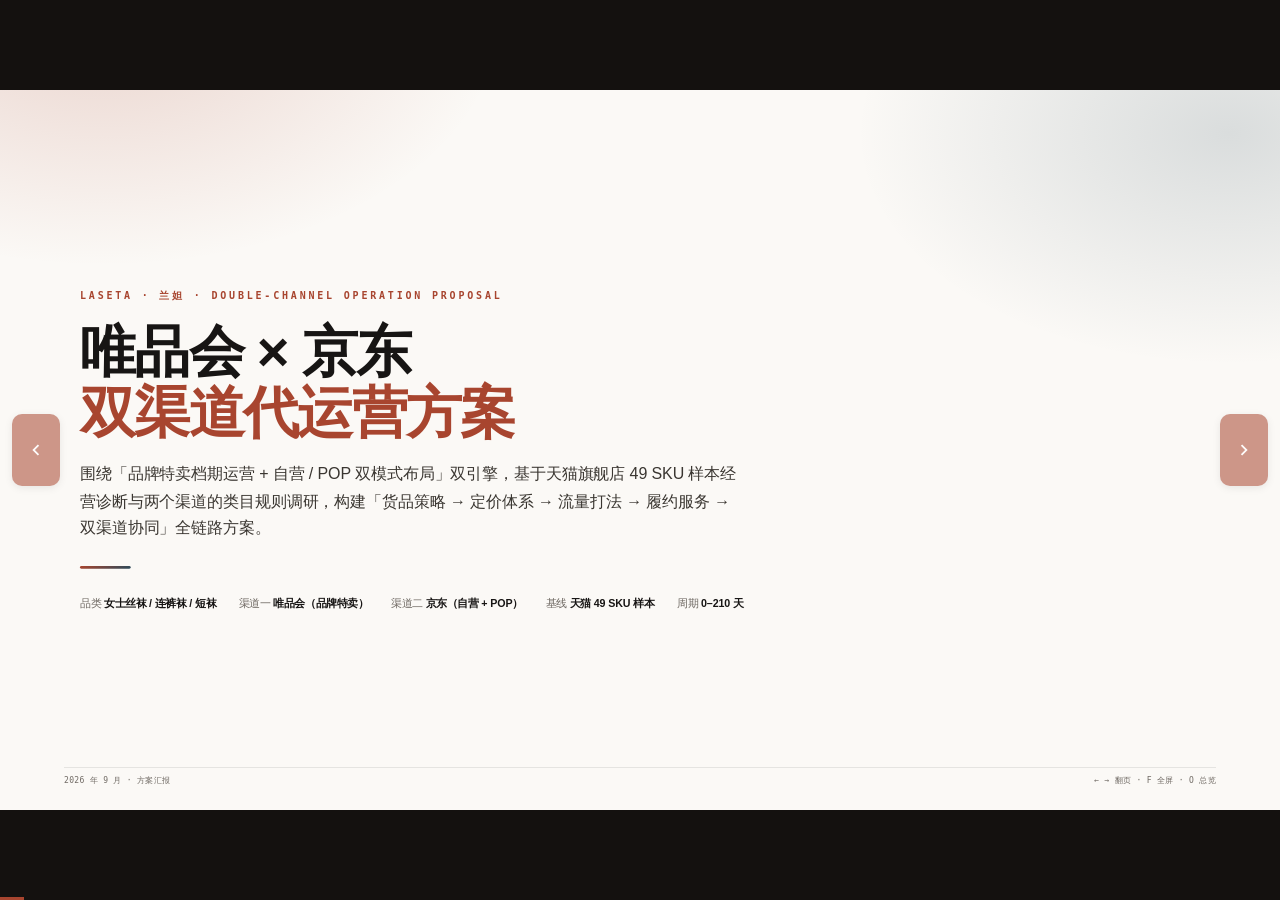
<file: index.html>
<!DOCTYPE html>
<html lang="zh-CN">
<head>
<meta charset="utf-8">
<meta name="viewport" content="width=device-width,initial-scale=1">
<meta name="robots" content="noindex,nofollow">
<meta name="x-presentation-indicator" content="deck-stage .slide" />
<title>laseta 兰妲 · 唯品会 × 京东 双渠道代运营方案</title>
<link rel="stylesheet" href="./_shared/base.css">
<link rel="stylesheet" href="./assets/deck.css">
</head>
<body>
<deck-stage width="1920" height="1080">

<!-- 01 COVER -->
<section class="slide cover" data-deck-label="封面" style="padding:0">
  <div class="cover-inner">
    <div class="brandline">LASETA · 兰妲 · DOUBLE-CHANNEL OPERATION PROPOSAL</div>
    <h1>唯品会 × 京东<br><em>双渠道代运营方案</em></h1>
    <p class="sub">围绕「品牌特卖档期运营 + 自营 / POP 双模式布局」双引擎，基于天猫旗舰店 49 SKU 样本经营诊断与两个渠道的类目规则调研，构建「货品策略 → 定价体系 → 流量打法 → 履约服务 → 双渠道协同」全链路方案。</p>
    <div class="rule"></div>
    <div class="meta">
      <span>品类 <b>女士丝袜 / 连裤袜 / 短袜</b></span>
      <span>渠道一 <b>唯品会（品牌特卖）</b></span>
      <span>渠道二 <b>京东（自营 + POP）</b></span>
      <span>基线 <b>天猫 49 SKU 样本</b></span>
      <span>周期 <b>0–210 天</b></span>
    </div>
  </div>
  <div class="s-footer"><span>2026 年 9 月 · 方案汇报</span><span>← → 翻页 · F 全屏 · O 总览</span></div>
</section>

<!-- 02 目录 -->
<section class="slide" data-deck-label="目录">
  <p class="kicker">CONTENTS · 目录</p>
  <h2 class="h2">九个部分，一条完整的增长链路</h2>
  <div class="boxes c3" style="margin-top:34px">
    <div class="box accent"><div class="big">01</div><h4>项目背景与诊断</h4><p>天猫基线 · 四大问题 · 三阶段目标</p></div>
    <div class="box accent"><div class="big">02</div><h4>行业与市场分析</h4><p>内衣大盘 · 价格带 · 热词 · 竞争格局</p></div>
    <div class="box accent"><div class="big">03</div><h4>渠道策略与定位</h4><p>三渠道对比 · 角色分工 · 货品矩阵</p></div>
    <div class="box accent"><div class="big">04</div><h4>唯品会运营方案</h4><p>入驻 · 货盘 · 定价 · 档期 · CRM</p></div>
    <div class="box accent"><div class="big">05</div><h4>京东运营方案</h4><p>SOP→FBP · 搜索 · PLUS · 大促</p></div>
    <div class="box accent"><div class="big">06</div><h4>内容营销策略</h4><p>抖音公式 · 达人矩阵 · 小红书</p></div>
    <div class="box accent"><div class="big">07</div><h4>AI 提效平台</h4><p>自动上架 · 内容发布 · 趋势抓取</p></div>
    <div class="box accent"><div class="big">08</div><h4>双渠道协同与组织</h4><p>六项协同 · 库存闭环 · 3 人战队</p></div>
    <div class="box accent"><div class="big">09</div><h4>实施计划与保障</h4><p>路线图 · KPI · 服务费 · 风险</p></div>
  </div>
  <div class="s-footer"><span>laseta 兰妲 · 双渠道代运营方案</span><span class="slide-number"></span></div>
</section>

<!-- 03 结论摘要 -->
<section class="slide" data-deck-label="结论摘要">
  <p class="kicker">EXECUTIVE SUMMARY</p>
  <h2 class="h2">先给结论：用天猫的资产，换两个渠道的增量</h2>
  <div class="stats c4" style="margin-top:30px">
    <div class="stat"><div class="v">118.6<small>亿</small></div><div class="l">袜子 + 连裤袜双品类线上 GMV</div></div>
    <div class="stat"><div class="v">+17.4<small>%</small></div><div class="l">连裤袜 YTD 同比 · 主流最高</div></div>
    <div class="stat hl"><div class="v">240<small>万+</small></div><div class="l">唯品会首年 GMV 目标</div></div>
    <div class="stat hl"><div class="v">360<small>万+</small></div><div class="l">京东首年 GMV 目标</div></div>
  </div>
  <div class="boxes c3" style="margin-top:24px">
    <div class="box"><span class="tag">DIAGNOSIS</span><h4>高杠杆，但动销见底</h4><p>折后均价 46.67 元、折扣系数 0.41、付费依赖约 60%，49 SKU 中 40 条低热，动销率仅约 18%。</p></div>
    <div class="box"><span class="tag">STRATEGY</span><h4>一货盘，三渠道，三种职能</h4><p>天猫做品牌广度，唯品会做清仓深度，京东做日销利润；人群重叠 &lt;30%、货品重叠 ≤40%。</p></div>
    <div class="box"><span class="tag">RESULT</span><h4>3 人 + AI 自动化跑双渠道</h4><p>0–210 天分三阶段：京东先行验证 → 双渠道跑通 → 聚焦爆品与大促突破。</p></div>
  </div>
  <div class="callout"><b>一句话</b>：在唯品会换周转、在京东换利润；用三档服务费（30% / 40% / 50%）把双方利益绑在同一条 GMV 曲线上。</div>
  <div class="s-footer"><span>laseta 兰妲 · 双渠道代运营方案</span><span class="slide-number"></span></div>
</section>

<!-- 04 CH1 基线 -->
<section class="slide" data-deck-label="天猫基线">
  <div class="chmark"><span class="chnum">01</span><span class="chname">项目背景与诊断</span></div>
  <p class="kicker">BASELINE</p>
  <h2 class="h2">天猫基线：一个高杠杆、低动销的货盘</h2>
  <p class="lede">laseta 天猫已跑通「低价引流 + 中价利润 + 内容种草 + 大促收割」四大杠杆，但付费依赖约 60%、动销率仅约 18%，增长天花板已现。开拓唯品会、京东，是把已验证的货盘与内容资产迁移到新场域。</p>
  <div class="stats c3" style="margin-top:24px">
    <div class="stat"><div class="v">46.67<small>元</small></div><div class="l">折后均价 · 中位数 35.9 元，跨度 15.9–109 元</div></div>
    <div class="stat"><div class="v">0.41</div><div class="l">平均折扣系数 · 深折扣打法，价格锚点下移</div></div>
    <div class="stat"><div class="v">49<small>条</small></div><div class="l">SKU 样本 · 头部爆款 8 条、长尾低热 40 条</div></div>
    <div class="stat"><div class="v">2.5–5<small>%</small></div><div class="l">支付转化率 · 低价消耗品类中等水平</div></div>
    <div class="stat"><div class="v">4.84<small>+</small></div><div class="l">DSR 三项 · 高于降权线 4.6，服务底子可用</div></div>
    <div class="stat"><div class="v">50–75<small>万</small></div><div class="l">月访客 · 2026-07 竞店实测，付费依赖约 60%</div></div>
  </div>
  <div class="boxes c4" style="margin-top:20px">
    <div class="box"><h4>爆款区 · 8–9 个 SKU</h4><p>防勾丝中筒袜、超薄短袜、大腿袜过膝、船袜，收割经验可直接迁移。</p></div>
    <div class="box"><h4>清仓区 · 90 天零动销</h4><p>唯品会特卖天然适配清仓——限时抢购是滞销 SKU 的理想出口。</p></div>
    <div class="box"><h4>扶植区 · 约 7 个 SKU</h4><p>相似品跟投冷启动、趋势词捡漏，可复用于京东搜索与唯品会新品测试。</p></div>
    <div class="box"><h4>观察区 · 利润带长尾</h4><p>京东「全站 N 宝贝控 ROI」计划群动销测试策略可复用。</p></div>
  </div>
  <div class="s-footer"><span>laseta 兰妲 · 双渠道代运营方案</span><span class="slide-number"></span></div>
</section>

<!-- 05 价格带哑铃 -->
<section class="slide" data-deck-label="货盘结构">
  <div class="chmark"><span class="chnum">01</span><span class="chname">项目背景与诊断</span></div>
  <p class="kicker">ASSORTMENT</p>
  <h2 class="h2">49 SKU 价格带：典型的「哑铃型」货盘</h2>
  <div class="chart-box">
    <div class="cap">10–30 元低价引流 24 条、50–80 元中价利润 18 条，80 元以上仅 3 条</div>
    <p class="note">高客单承接明显缺位——这正是京东组盒装与唯品会利润款要补的缺口。</p>
    <div id="chart-dumbbell" class="chart short"></div>
  </div>
  <div class="boxes c3" style="margin-top:18px">
    <div class="box accent"><h4>低价带过重</h4><p>24 / 49 条集中在 10–30 元，引流效率高但利润薄，价格锚点被压低。</p></div>
    <div class="box accent"><h4>中价带是主利润</h4><p>18 条落在 50–80 元，是唯品会利润款与京东主推款的直接来源。</p></div>
    <div class="box accent"><h4>高价带几乎空白</h4><p>80 元以上仅 3 条，必须用组盒装 / 功能款补齐 89.9–129.9 元价格带。</p></div>
  </div>
  <div class="s-footer"><span>laseta 兰妲 · 双渠道代运营方案</span><span class="slide-number"></span></div>
</section>

<!-- 06 问题迁移 -->
<section class="slide" data-deck-label="问题迁移预警">
  <div class="chmark"><span class="chnum">01</span><span class="chname">项目背景与诊断</span></div>
  <p class="kicker">DIAGNOSIS</p>
  <h2 class="h2">天猫问题 → 双渠道迁移预警</h2>
  <table class="dtable">
    <tr><th style="width:22%">天猫问题</th><th style="width:22%">证据</th><th>唯品会迁移</th><th>京东迁移</th></tr>
    <tr><td><b>付费依赖约 60%</b></td><td>付费转化仅 1–2.5%</td><td>流量以档期驱动，付费依赖度可控</td><td>控制京准通占比，避免重蹈覆辙</td></tr>
    <tr><td><b>动销率仅约 18%</b></td><td>40 / 49 SKU 低热</td><td class="em">机会：特卖天然清滞销</td><td>主动下架 90 天零成交链接</td></tr>
    <tr><td><b>折扣过深（0.41）</b></td><td>平均折扣系数 0.41</td><td class="em">适配：本身就是折扣特卖</td><td>管控价格不破天猫盘，避免比价</td></tr>
    <tr><td><b>搜索占比 &lt;2%</b></td><td>TOP 词合计仅千访客</td><td>推荐 + 档期为主，搜索弱依赖</td><td class="em">重点：搜索是核心入口，必须卡位</td></tr>
    <tr><td><b>社媒依赖抖音 97.7%</b></td><td>126 / 129 声量来自抖音</td><td>抖音内容复用于详情页素材</td><td>抖音爆款 → 京东详情页承接</td></tr>
    <tr><td><b>高客单承接缺位</b></td><td>80 元 + 仅 3 / 49 SKU</td><td>组盒装 / 多件装提客单</td><td>3 双装 / 5 双装 / 季节组合</td></tr>
  </table>
  <h4 style="margin:24px 0 0;font-size:18px;color:var(--accent-2)">已验证的核心卖点（可迁移至双渠道）</h4>
  <div class="pills">
    <span class="pill hl">防勾丝中筒袜</span><span class="pill hl">超薄短袜</span><span class="pill hl">大腿袜 · 过膝</span>
    <span class="pill">船袜</span><span class="pill">防滑硅胶</span><span class="pill">遮瑕裸感</span>
    <span class="pill">光腿神器</span><span class="pill">加绒保暖</span><span class="pill">无痕蝴蝶裆</span>
  </div>
  <div class="s-footer"><span>laseta 兰妲 · 双渠道代运营方案</span><span class="slide-number"></span></div>
</section>

<!-- 07 三阶段目标 -->
<section class="slide" data-deck-label="三阶段目标">
  <div class="chmark"><span class="chnum">01</span><span class="chname">项目背景与诊断</span></div>
  <p class="kicker">GOALS</p>
  <h2 class="h2">核心目标：三阶段递进</h2>
  <table class="dtable">
    <tr><th style="width:16%">维度</th><th>短期 0–90 天</th><th>中期 90–180 天</th><th>长期 180 天+</th></tr>
    <tr><td><b>渠道建设</b></td><td>京东 SOP 入驻 + 首批 6 SKU 上架</td><td>京东月销 10–20 万 + 唯品会月均 1–2 档</td><td class="em">双渠道贡献品牌总 GMV 的 15–20%</td></tr>
    <tr><td><b>货品布局</b></td><td>天猫爆款 TOP6 平移至京东，完成定价适配</td><td>双渠道各 8–12 SKU + 2 款组盒装</td><td>SKU 精简聚焦爆品，组盒装提客单 20%+</td></tr>
    <tr><td><b>流量运营</b></td><td>京东 3 个核心词卡位 + 唯品会首档</td><td>京东搜索前三页 + 唯品会月均 2 档</td><td>双渠道自然流量占比 ≥35%</td></tr>
    <tr><td><b>品牌资产</b></td><td>抖音内容复用至双渠道详情页</td><td>5–10 个 KOC 种草 + 素材库沉淀</td><td>站外种草 → 双渠道转化闭环跑通</td></tr>
  </table>
  <div class="callout"><b>目标口径</b>：本方案按 3 人精简配置设定保守目标；渠道入驻后需以各平台后台精确数据校准基线，GMV 目标较满配版本下调约 40%。</div>
  <div class="s-footer"><span>laseta 兰妲 · 双渠道代运营方案</span><span class="slide-number"></span></div>
</section>
<!-- 07B CH1 结论 -->
<section class="slide recap" data-deck-label="01 结论">
  <p class="kicker">CHAPTER 01 · 结论</p>
  <h2 class="h2">天猫的杠杆已验证，但增长模型已经见顶</h2>
  <div class="recap-points">
    <div class="rp"><span class="n">01</span><h4>货盘有底子</h4><p>49 SKU、折后均价 <b>46.67 元</b>、DSR <b>4.84+</b>，8–9 个爆款可直接平移双渠道。</p></div>
    <div class="rp"><span class="n">02</span><h4>增长有瓶颈</h4><p>动销率仅约 <b>18%</b>、付费依赖约 <b>60%</b>、搜索占比 <b>&lt;2%</b>，靠加投放换增长已不划算。</p></div>
    <div class="rp"><span class="n">03</span><h4>迁移有路径</h4><p>唯品会消化滞销与深折扣，京东承接高客单与搜索；先京东验证，再双渠道放量。</p></div>
  </div>
  <div class="recap-take"><span>一句话带走</span><b>不是从 0 开新店，而是把天猫已验证的「货盘 + 内容」换两个场地变现。</b></div>
  <div class="s-footer"><span>laseta 兰妲 · 双渠道代运营方案</span><span class="slide-number"></span></div>
</section>

<!-- 08 CH2 大盘 -->
<section class="slide" data-deck-label="内衣大盘">
  <div class="chmark"><span class="chnum">02</span><span class="chname">行业与市场分析</span></div>
  <p class="kicker">INDUSTRY</p>
  <h2 class="h2">基本盘承压，但结构性机会清晰</h2>
  <p class="lede">内衣大盘 2026 YTD GMV 约 422.9 亿元、同比 −6%。连裤袜 +17.4% 为主流品类最高增速；带胸垫打底衣 +243.7%、塑身腰封 +63.8% 功能品类爆发；袜子 + 连裤袜双品类三平台 GMV 约 118.6 亿元。</p>
  <div class="stats c4">
    <div class="stat"><div class="v">422.9<small>亿</small></div><div class="l">内衣大盘 2026 YTD · 同比 −6%</div></div>
    <div class="stat"><div class="v">118.6<small>亿</small></div><div class="l">袜子 87.4 + 连裤袜 31.2，占大盘约 17%</div></div>
    <div class="stat"><div class="v">+17.4<small>%</small></div><div class="l">连裤袜增速 · 均价 43 元 ≈ 袜子 2 倍</div></div>
    <div class="stat"><div class="v">19.5<small>%</small></div><div class="l">袜子 CR5 · 格局分散，新品牌有窗口</div></div>
  </div>
  <div class="chart-box">
    <div class="cap">内衣大盘品类构成与同比增速：文胸 / 内裤承压，连裤袜与功能品类逆势增长</div>
    <p class="note">柱形为 2026 YTD GMV（亿元），折线为同比增速。数据来源：久谦中台品类视角大盘趋势。</p>
    <div id="chart-category" class="chart"></div>
  </div>
  <div class="s-footer"><span>laseta 兰妲 · 双渠道代运营方案</span><span class="slide-number"></span></div>
</section>

<!-- 09 价格带 -->
<section class="slide" data-deck-label="价格带">
  <div class="chmark"><span class="chnum">02</span><span class="chname">行业与市场分析</span></div>
  <p class="kicker">PRICE</p>
  <h2 class="h2">销量在往下沉，销售额在往上走</h2>
  <div class="chart-box">
    <div class="cap">袜子品类价格带：销量占比 vs 销售额占比</div>
    <p class="note">25 元以下贡献 60.8% 销量却只贡献 33.1% 销售额；25–40 元以约 27% 销量拿下 36.9% 销售额，是效率最高的主流带。</p>
    <div id="chart-price" class="chart"></div>
  </div>
  <div class="boxes c3" style="margin-top:18px">
    <div class="box"><div class="big">33.1<small>%</small></div><h4>低价带：量大利润薄</h4><p>25 元以下占 60.8% 销量，销售额只占三分之一。</p></div>
    <div class="box"><div class="big">36.9<small>%</small></div><h4>主流带：效率最高</h4><p>25–40 元以 27% 销量贡献 36.9% 销售额，laseta 均价 46.67 元正卡在带口。</p></div>
    <div class="box"><div class="big">+21.6<small>%</small></div><h4>高价带：升级红利</h4><p>69 元以上销量仅约 2%，销售额占 9.9%；连裤袜高价款同比 +478%、均价 108 元。</p></div>
  </div>
  <div class="s-footer"><span>laseta 兰妲 · 双渠道代运营方案</span><span class="slide-number"></span></div>
</section>

<!-- 10 热词 -->
<section class="slide" data-deck-label="热词分析">
  <div class="chmark"><span class="chnum">02</span><span class="chname">行业与市场分析</span></div>
  <p class="kicker">KEYWORDS</p>
  <h2 class="h2">功能词才是决策入口，不是款式词</h2>
  <div class="chart-box">
    <div class="cap">热词规模与溢价率：功能 / 材质词是选品与内容的关键锚点</div>
    <p class="note">气泡横轴为溢价率，纵轴为热度指数，气泡大小对应品类体量。数据综合自久谦中台热词与品类趋势。</p>
    <div id="chart-heat" class="chart short"></div>
  </div>
  <div class="boxes c4" style="margin-top:18px">
    <div class="box accent"><h4>抗菌 · 防臭</h4><p>防臭 13.4 亿、抗菌 8.3 亿；抗菌溢价率 +25.7% 居功能词首位。</p></div>
    <div class="box accent"><h4>纯棉 · 材质升级</h4><p>纯棉 11.3 亿；羊毛连裤袜 GMV 同比 +2479%、溢价 +107.3%。</p></div>
    <div class="box accent"><h4>灰色 · 色彩机会</h4><p>灰色连裤袜 +29.1%、溢价 +39.2%，秋冬高端线可直接切入。</p></div>
    <div class="box accent"><h4>民族风 · 风格分化</h4><p>民族风 +233.6%，而「简约基本款」−27.8% 已见顶回落。</p></div>
  </div>
  <div class="s-footer"><span>laseta 兰妲 · 双渠道代运营方案</span><span class="slide-number"></span></div>
</section>

<!-- 11 竞争格局 -->
<section class="slide" data-deck-label="竞争格局">
  <div class="chmark"><span class="chnum">02</span><span class="chname">行业与市场分析</span></div>
  <p class="kicker">COMPETITION</p>
  <h2 class="h2">分散市场里的三类对手，CR5 仅 19.5%</h2>
  <div class="chart-box">
    <div class="cap">袜子品类市占率 TOP5（2026 年 9 月 · 天猫 + 京东 + 抖音）</div>
    <p class="note">没有绝对垄断者。laseta 的机会不在正面硬拼价格，而在「功能款 + 组盒装 + 场景化」的差异化卡位。</p>
    <div id="chart-competitor" class="chart short"></div>
  </div>
  <div class="boxes c3" style="margin-top:18px">
    <div class="box"><span class="tag">第一梯队</span><h4>猫人 · 一只鱼</h4><p>猫人 5.0% 全渠道性价比基本款；一只鱼 4.6%，抖音抗菌防臭单品 YTD 5929 万，是功能款直接竞品。</p></div>
    <div class="box"><span class="tag">材质派</span><h4>棉竹屋 · 浪莎</h4><p>棉竹屋 3.4% 以竹纤维差异化；浪莎 3.3% 为传统袜业老牌，搜索竞争激烈。</p></div>
    <div class="box"><span class="tag">新锐</span><h4>蕉内 · 完美记忆</h4><p>蕉内均价 58 元、+47.5%，验证高客单路径；完美记忆 +572.9%，新锐打法可复制。</p></div>
  </div>
  <div class="s-footer"><span>laseta 兰妲 · 双渠道代运营方案</span><span class="slide-number"></span></div>
</section>

<!-- 12 人群与趋势 -->
<section class="slide" data-deck-label="人群与趋势">
  <div class="chmark"><span class="chnum">02</span><span class="chname">行业与市场分析</span></div>
  <p class="kicker">AUDIENCE &amp; TRENDS</p>
  <h2 class="h2">功能驱动 × 场景细分 × 渠道分层</h2>
  <div class="boxes c3" style="margin-top:24px">
    <div class="box"><div class="big">38<small>%</small></div><h4>精明囤货型</h4><p>28–38 岁 · 家庭决策者 · 客单 60–120 元<br>性价比 + 组盒装 → 唯品会档期</p></div>
    <div class="box"><div class="big">25<small>%</small></div><h4>品质通勤型</h4><p>25–35 岁 · 职场女性 · 复购 30%+<br>防勾丝 + 舒适 + 品牌 → 京东日销</p></div>
    <div class="box"><div class="big">22<small>%</small></div><h4>功能场景型</h4><p>25–40 岁 · 运动 / 居家 · 增速 +18%<br>场景适配 + 功能词 → 抖音种草</p></div>
  </div>
  <div class="callout">渠道侧：内衣线上<b>抖音 49.0%、天猫 44.2%、京东 6.8%</b>，而京东 2026 年 9 月 GMV 同比 <b>+69.8%</b> 爆发——货架场窗口期正是双渠道 TA 策略的底层逻辑。</div>
  <div class="boxes c4" style="margin-top:20px">
    <div class="box soft"><h4>抗菌防臭 → 功能款核心</h4><p>详情页与脚本把「抗菌 / 防臭」提到第一屏。</p></div>
    <div class="box soft"><h4>羊毛 / 灰色 → 高端线</h4><p>材质与色彩双叙事，切入 69 元以上价格带。</p></div>
    <div class="box soft"><h4>组盒装 → 差异化抓手</h4><p>提客单 50%+，天然规避跨渠道比价。</p></div>
    <div class="box soft"><h4>京东高增 → 搜索主战场</h4><p>搜索型流量正向京东聚集，核心词优先投入。</p></div>
  </div>
  <div class="s-footer"><span>laseta 兰妲 · 双渠道代运营方案</span><span class="slide-number"></span></div>
</section>

<!-- 12B CH2 结论 -->
<section class="slide recap" data-deck-label="02 结论">
  <p class="kicker">CHAPTER 02 · 结论</p>
  <h2 class="h2">大盘在收缩，但「功能 × 中价带 × 京东」三处仍在长</h2>
  <div class="recap-points">
    <div class="rp"><span class="n">01</span><h4>结构机会明确</h4><p>大盘同比 <b>−6%</b>，连裤袜却 <b>+17.4%</b>；带胸垫打底衣 <b>+243.7%</b>、塑身腰封 <b>+63.8%</b>。</p></div>
    <div class="rp"><span class="n">02</span><h4>中价带效率最高</h4><p>25–40 元以 <b>27%</b> 销量贡献 <b>36.9%</b> 销售额；69 元以上贡献 9.9% 销售额，升级红利仍在。</p></div>
    <div class="rp"><span class="n">03</span><h4>竞争窗口仍开</h4><p>袜子 CR5 仅 <b>19.5%</b>；抗菌溢价 <b>+25.7%</b>、防臭 <b>13.4 亿</b>、羊毛连裤袜 <b>+2479%</b>。</p></div>
  </div>
  <div class="recap-take"><span>一句话带走</span><b>存量市场里的增量，来自功能词 × 中价带 × 场景细分，而不是再打一轮低价。</b></div>
  <div class="s-footer"><span>laseta 兰妲 · 双渠道代运营方案</span><span class="slide-number"></span></div>
</section>

<!-- 13 CH3 三渠道对比 -->
<section class="slide" data-deck-label="三渠道对比">
  <div class="chmark"><span class="chnum">03</span><span class="chname">渠道策略与定位</span></div>
  <p class="kicker">COMPARISON</p>
  <h2 class="h2">三渠道不是同品不同价，而是精准匹配</h2>
  <p class="lede">天猫做品牌广度，唯品会做清仓深度，京东做日销利润。</p>
  <table class="dtable">
    <tr><th style="width:16%">维度</th><th>天猫（参考基线）</th><th>唯品会</th><th>京东</th></tr>
    <tr><td><b>商业模式</b></td><td>品牌旗舰店（B2C）</td><td>自营供货 + MP 店铺</td><td>京东自营 + POP（FBP / LBP / SOP）</td></tr>
    <tr><td><b>定价权</b></td><td>品牌自主定价</td><td class="em">平台参与定价（≤ 专柜价 70%）</td><td>自营：京东管理；POP：商家自主</td></tr>
    <tr><td><b>扣点 / 佣金</b></td><td>约 5%</td><td>3.6–15.6%（MP）/ 25–35% 毛保</td><td>5–8%（服饰内衣类目）</td></tr>
    <tr><td><b>保证金</b></td><td>5–15 万</td><td>MP 5–10 万 / 自营无保证金</td><td>POP 3–10 万 / 春晓计划 0 元</td></tr>
    <tr><td><b>流量驱动</b></td><td>付费 + 搜索 + 推荐 + 内容</td><td>档期资源位 + 个性化推荐 + 唯直达</td><td class="em">搜索排序 + 京准通 + 推荐算法</td></tr>
    <tr><td><b>核心优势</b></td><td>品牌阵地 · 搜索 · 内容生态</td><td>品牌背书 · 清仓效率 · 低获客成本</td><td>物流体验 · 搜索入口 · PLUS 会员</td></tr>
    <tr><td><b>laseta 适配度</b></td><td>已有基础（参考）</td><td class="em">高：折扣 0.41 天然适配 · 清仓出口</td><td>中高：50–80 元利润带适配质价比</td></tr>
  </table>
  <div class="s-footer"><span>laseta 兰妲 · 双渠道代运营方案</span><span class="slide-number"></span></div>
</section>

<!-- 14 渠道角色 -->
<section class="slide" data-deck-label="渠道角色">
  <div class="chmark"><span class="chnum">03</span><span class="chname">渠道策略与定位</span></div>
  <p class="kicker">ROLES</p>
  <h2 class="h2">一个引擎，两种职能</h2>
  <div class="boxes c2" style="margin-top:24px">
    <div class="box accent"><span class="tag">VIPSHOP</span><h4>唯品会 · 库存周转引擎</h4><p>利用限时特卖快速消化天猫滞销 SKU（40 条长尾），直接解决动销率 18% 的痛点。</p>
      <ul><li>货品：10–30 元引流款 + 30–50 元清仓款，50–80 元利润款精选</li><li>定价：折扣价控制在专柜 / 天猫价的 50–70%，用平台折扣背书不破价</li><li>节奏：月均 2–3 档，配合 419 / 616 / 双 11 / 128 四大节点</li></ul></div>
    <div class="box accent"><span class="tag">JD</span><h4>京东 · 品牌日销基本盘</h4><p>用搜索入口和 PLUS 会员的高消费力，建立 50–80 元利润带的日销基本盘。</p>
      <ul><li>货品：50–80 元利润款主推，10–30 元引流款拉新，组盒装提客单</li><li>定价：与天猫价差 ±10% 以内，用物流体验形成差异化溢价</li><li>节奏：日销京准通持续投放 + 618 / 双 11 / 内衣节大促爆发</li></ul></div>
  </div>
  <div class="callout"><b>三条硬约束</b>：人群重叠率 &lt; 30%、货品重叠率 ≤ 40%、价格带各自适配——这是三渠道不内耗的底线。</div>
  <div class="stats c3" style="margin-top:20px">
    <div class="stat"><div class="v">28<small>%</small></div><div class="l">天猫复购 · 客单 46 元 · 月均 UV 5 万+</div></div>
    <div class="stat"><div class="v">35<small>%</small></div><div class="l">唯品会老客占比 · 客单 65 元 · 9.9–69.9 元</div></div>
    <div class="stat"><div class="v">40<small>%</small></div><div class="l">京东 PLUS 占比 · 客单 85 元 · 19.9–129.9 元</div></div>
  </div>
  <div class="s-footer"><span>laseta 兰妲 · 双渠道代运营方案</span><span class="slide-number"></span></div>
</section>

<!-- 15 货品矩阵 -->
<section class="slide" data-deck-label="货品矩阵">
  <div class="chmark"><span class="chnum">03</span><span class="chname">渠道策略与定位</span></div>
  <p class="kicker">MATRIX</p>
  <h2 class="h2">三渠道货品布局矩阵</h2>
  <table class="dtable">
    <tr><th style="width:15%">维度</th><th>天猫（品牌阵地）</th><th>唯品会（特卖清仓）</th><th>京东（日销利润）</th></tr>
    <tr><td><b>核心价格带</b></td><td>15.9–109 元（全价格带）</td><td>9.9–69.9 元（折扣价）</td><td>19.9–129.9 元（含组盒）</td></tr>
    <tr><td><b>SKU 数量</b></td><td>49 条（全量）</td><td>15–20 条（精选）</td><td>10–15 条（精选 + 独享）</td></tr>
    <tr><td><b>独享款</b></td><td>—</td><td>3–5 个 SKU 不同规格 / 颜色组合</td><td>3–5 个 SKU 不同包装 / 组盒装</td></tr>
    <tr><td><b>组盒装</b></td><td>未布局</td><td class="em">39.9–69.9 元季节组合</td><td class="em">69.9–129.9 元通勤 / 四季组合</td></tr>
    <tr><td><b>引流款</b></td><td>10–30 元（24 条）</td><td>9.9–19.9 元限时秒杀</td><td>19.9–39.9 元搜索卡位</td></tr>
    <tr><td><b>利润款</b></td><td>50–80 元（18 条）</td><td>29.9–49.9 元主销</td><td>49.9–79.9 元主推</td></tr>
    <tr><td><b>清仓款</b></td><td>90 天零动销 40 条</td><td>5–12.9 元清仓止损</td><td>不主推 · 自然淘汰</td></tr>
    <tr><td><b>上架节奏</b></td><td>日常 + 大促</td><td>月均 2–3 档特卖</td><td>日销 + 大促爆发</td></tr>
  </table>
  <div class="callout"><b>核心结论</b>：三者叠加覆盖行业 80%+ 消费场景，实现 1+1+1 &gt; 3 的多渠道增长效应。</div>
  <div class="s-footer"><span>laseta 兰妲 · 双渠道代运营方案</span><span class="slide-number"></span></div>
</section>

<!-- 15B CH3 结论 -->
<section class="slide recap" data-deck-label="03 结论">
  <p class="kicker">CHAPTER 03 · 结论</p>
  <h2 class="h2">一货盘三渠道，靠「区隔」而不是靠「同款铺货」</h2>
  <div class="recap-points">
    <div class="rp"><span class="n">01</span><h4>三个角色</h4><p>天猫做品牌广度、唯品会做清仓深度、京东做日销利润——同一盘货，三种职能。</p></div>
    <div class="rp"><span class="n">02</span><h4>三条硬约束</h4><p>人群重叠 <b>&lt;30%</b>、货品重叠 <b>≤40%</b>、价格带各自适配，这是不内耗的底线。</p></div>
    <div class="rp"><span class="n">03</span><h4>覆盖度最大化</h4><p>三渠道叠加覆盖行业 <b>80%+</b> 消费场景，实现 1+1+1 &gt; 3 的增长效应。</p></div>
  </div>
  <div class="recap-take"><span>一句话带走</span><b>先定义不内耗的规则，再谈三个渠道的增长。</b></div>
  <div class="s-footer"><span>laseta 兰妲 · 双渠道代运营方案</span><span class="slide-number"></span></div>
</section>

<!-- 16 CH4 唯品会入驻 -->
<section class="slide" data-deck-label="唯品会入驻">
  <div class="chmark"><span class="chnum">04</span><span class="chname">唯品会运营方案</span></div>
  <p class="kicker">ENTRY</p>
  <h2 class="h2">入驻模式：自营供货为主，MP 补充</h2>
  <p class="lede">唯品会以「品牌特卖 + 限时抢购」为核心，月均 2–3 档特卖节奏，天然适配 laseta 折扣 0.41 的货盘结构与 40 条滞销长尾的清仓需求。</p>
  <table class="dtable">
    <tr><th style="width:18%">维度</th><th>自营供货模式</th><th>MP 店铺模式</th></tr>
    <tr><td><b>货权</b></td><td>平台买断或代销</td><td>商家自有</td></tr>
    <tr><td><b>保证金</b></td><td class="em">无保证金</td><td>5–10 万元</td></tr>
    <tr><td><b>费用</b></td><td>年费约 1.2 万 + 扣点 25–35%</td><td>月费 1000 元 + 扣点 3.6–15.6%</td></tr>
    <tr><td><b>定价权</b></td><td>平台主导</td><td>商家自主</td></tr>
    <tr><td><b>仓储物流</b></td><td>平台统筹 · 四大仓</td><td>商家自发</td></tr>
    <tr><td><b>流量资源</b></td><td class="em">优先档期资源位</td><td>需自主投放</td></tr>
    <tr><td><b>适合场景</b></td><td>清仓走量 · 品牌曝光</td><td>日销运营 · 利润保护</td></tr>
  </table>
  <div class="callout"><b>推荐策略</b>：初期以自营供货切入——品牌方专注供货，平台承担定价、仓储、物流与流量推广，扣点虽高但综合 ROI 仍优于自建 MP；验证销量后再叠加 MP 做日销补充。</div>
  <div class="s-footer"><span>laseta 兰妲 · 双渠道代运营方案</span><span class="slide-number"></span></div>
</section>

<!-- 17 档期货盘 -->
<section class="slide" data-deck-label="唯品会货盘">
  <div class="chmark"><span class="chnum">04</span><span class="chname">唯品会运营方案</span></div>
  <p class="kicker">ASSORTMENT</p>
  <h2 class="h2">档期货盘：三层矩阵 + 组盒装</h2>
  <table class="dtable">
    <tr><th style="width:14%">层级</th><th>选品来源</th><th>特卖价</th><th>档期角色</th></tr>
    <tr><td><b>引流款</b></td><td>天猫 10–30 元低价带精选 8–10 条</td><td>9.9–19.9 元</td><td>限时秒杀 · 引流拉新</td></tr>
    <tr><td><b>利润款</b></td><td>天猫 50–80 元中价带精选 5–8 条</td><td>29.9–49.9 元</td><td class="em">主销 · 利润贡献</td></tr>
    <tr><td><b>清仓款</b></td><td>天猫 90 天零动销 SKU 精选 10–15 条</td><td>5–12.9 元</td><td class="em">清仓止损 · 库存周转</td></tr>
    <tr><td><b>组盒装</b></td><td>多 SKU 组合 · 季节场景组合</td><td>39.9–69.9 元</td><td>提客单 · 赠品策略</td></tr>
  </table>
  <div class="boxes c2" style="margin-top:20px">
    <div class="box"><h4>选品规则</h4><ul>
      <li>爆款平移优先：天猫 UV TOP10 SKU 首批全量平移</li>
      <li>季节匹配：春夏超薄 / 短袜 / 大腿袜；秋冬加绒 / 保暖 / 光腿神器</li>
      <li>独享款：3–5 个 SKU 不同规格 / 颜色组合，避免比价</li>
      <li>单品备货量 ≥ 300 件，满足平台准入</li>
    </ul></div>
    <div class="box soft"><h4>数据支撑</h4><p>20–49 元主流价格带贡献 46.2% 销售额，唯品会利润款 29.9–49.9 元正落此区间；行业平均复购率 32.4%，50–70 元价格带复购率最高达 34%，组盒装恰好落在高复购区间。</p></div>
  </div>
  <div class="s-footer"><span>laseta 兰妲 · 双渠道代运营方案</span><span class="slide-number"></span></div>
</section>

<!-- 18 定价与差异化 -->
<section class="slide" data-deck-label="定价与差异化">
  <div class="chmark"><span class="chnum">04</span><span class="chname">唯品会运营方案</span></div>
  <p class="kicker">PRICING &amp; DIFF</p>
  <h2 class="h2">折扣体系、价格红线与四板斧</h2>
  <table class="dtable">
    <tr><th style="width:18%">货品层级</th><th>天猫折后价</th><th>特卖价</th><th>折扣</th></tr>
    <tr><td><b>引流款</b></td><td>15.9–30 元</td><td>9.9–19.9 元</td><td>5–7 折</td></tr>
    <tr><td><b>利润款</b></td><td>50–80 元</td><td>29.9–49.9 元</td><td>5–6.5 折</td></tr>
    <tr><td><b>清仓款</b></td><td>原 10–30 元</td><td>5–12.9 元</td><td class="em">3–5 折</td></tr>
    <tr><td><b>组盒装</b></td><td>—</td><td>39.9–69.9 元</td><td>组合定价</td></tr>
  </table>
  <div class="callout"><b>价格管控红线</b>：唯品会折扣价不得高于天猫近 3 个月最低售价的 70%。通过独享款（不同规格 / 组盒装）规避直接比价，用平台「正品保险」背书维持品牌心智。</div>
  <div class="boxes c4" style="margin-top:20px">
    <div class="box"><span class="tag">01</span><h4>独享款设计</h4><p>不同丹尼数（20D / 40D / 80D）、专供色号（深咖 / 浅肤 / 自然肤）、专供组盒规格。</p></div>
    <div class="box"><span class="tag">02</span><h4>组盒装规划</h4><p>通勤 3 双 39.9 / 四季 5 双 59.9 / 季节组合 69.9 元，客单提升 40%+。</p></div>
    <div class="box"><span class="tag">03</span><h4>价格带适配</h4><p>引流 9.9–19.9 / 利润 29.9–49.9 / 清仓 5–12.9 / 组盒 39.9–69.9 元。</p></div>
    <div class="box"><span class="tag">04</span><h4>区隔与协同</h4><p>重叠率 ≤40%；共享款天猫 &gt; 唯品会 ≥5 折；余量 → 京东 FBP 仓调拨。</p></div>
  </div>
  <div class="s-footer"><span>laseta 兰妲 · 双渠道代运营方案</span><span class="slide-number"></span></div>
</section>

<!-- 19 档期与流量 -->
<section class="slide" data-deck-label="档期与履约">
  <div class="chmark"><span class="chnum">04</span><span class="chname">唯品会运营方案</span></div>
  <p class="kicker">CALENDAR &amp; TRAFFIC</p>
  <h2 class="h2">年度档期规划与流量 / 履约保障</h2>
  <div class="boxes c3" style="margin-top:22px">
    <div class="box"><span class="tag">1–2 月</span><h4>日常 + 年货节</h4><p>秋冬款清仓 + 春夏新品测试</p></div>
    <div class="box"><span class="tag">3–4 月</span><h4>419 品牌特卖节</h4><p>春夏主推：超薄 / 短袜 / 大腿袜 / 船袜</p></div>
    <div class="box"><span class="tag">5–6 月</span><h4>616 年中特卖</h4><p>夏季薄透款爆发 + 组盒装提客单</p></div>
    <div class="box"><span class="tag">7–8 月</span><h4>日常档期</h4><p>反季清仓 + 秋冬款预热</p></div>
    <div class="box"><span class="tag">9–10 月</span><h4>双 11 预热</h4><p>秋冬保暖款主推 + 光腿神器上线</p></div>
    <div class="box accent"><span class="tag">11–12 月</span><h4>双 11 + 128 周年庆</h4><p>全年最大爆发期 · 全品类上架</p></div>
  </div>
  <div class="boxes c4" style="margin-top:18px">
    <div class="box soft"><h4>唯直达</h4><p>CPC · 搜索结果 · 覆盖丝袜 / 连裤袜 / 防勾丝核心词</p></div>
    <div class="box soft"><h4>唯触点</h4><p>CPC · 个人中心 / 收藏 / 购物车推荐</p></div>
    <div class="box soft"><h4>唯智展</h4><p>CPM · APP 首页 / 档期广告位 · 大促抢黄金位</p></div>
    <div class="box soft"><h4>站外种草</h4><p>抖音复用 + 小红书测评 + oCPC / oCPA 智能出价</p></div>
  </div>
  <div class="callout"><b>履约</b>：四大仓（华东 40% / 华南 30% / 华北 20% / 西南 10%）分区域备货；单品首批 ≥300 件，大促按日常 3–5 倍备货；确保 72 小时到货率 ≥95%。</div>
  <div class="s-footer"><span>laseta 兰妲 · 双渠道代运营方案</span><span class="slide-number"></span></div>
</section>

<!-- 20 唯品会人群与 CRM -->
<section class="slide" data-deck-label="唯品会人群CRM">
  <div class="chmark"><span class="chnum">04</span><span class="chname">唯品会运营方案</span></div>
  <p class="kicker">TA &amp; CRM</p>
  <h2 class="h2">把「档期消费」变成「品牌复购」</h2>
  <div class="stats c3">
    <div class="stat"><div class="v">40<small>%</small></div><div class="l">精明囤货妈妈 · 三四线 · 客单 60–120 元 · 复购 35%+</div></div>
    <div class="stat"><div class="v">30<small>%</small></div><div class="l">品质通勤白领 · 一二线 · 客单 80–150 元 · 复购 30%</div></div>
    <div class="stat"><div class="v">30<small>%</small></div><div class="l">季节清仓捡漏客 · 档期驱动 · 客单 40–80 元</div></div>
  </div>
  <table class="dtable">
    <tr><th style="width:20%">会员层级</th><th>人群特征</th><th>核心策略</th></tr>
    <tr><td><b>新客</b></td><td>档期引流 · 薅羊毛型</td><td>首单赠防勾丝短袜 · 引导收藏 + 入会</td></tr>
    <tr><td><b>普通复购客</b></td><td>2 次以上 · 低客单</td><td>推组盒装提客单 · 评价返券 3 元</td></tr>
    <tr><td><b>活跃会员</b></td><td>季均 2 次+ · 高客单</td><td>档期提前 24h 短信提醒 · 专享款式</td></tr>
    <tr><td><b>忠诚 VIP</b></td><td>年均 6 次+ · 品牌粉丝</td><td>年度礼盒 · 生日特权 · 新品试穿</td></tr>
    <tr><td><b>沉睡 / 流失客</b></td><td>90 天+ 未购</td><td>大促召回 · 专属优惠券 · 短信唤醒</td></tr>
  </table>
  <div class="stats c4">
    <div class="stat"><div class="v">25→32<small>%</small></div><div class="l">老客复购率 · 行业均值 32.4%</div></div>
    <div class="stat"><div class="v">35→45<small>%</small></div><div class="l">会员 GMV 占比</div></div>
    <div class="stat"><div class="v">40→65<small>元</small></div><div class="l">客单价 · 组盒装驱动</div></div>
    <div class="stat"><div class="v">8–12<small>%</small></div><div class="l">沉睡唤醒率 · 档期召回贡献 ≥35%</div></div>
  </div>
  <div class="s-footer"><span>laseta 兰妲 · 双渠道代运营方案</span><span class="slide-number"></span></div>
</section>

<!-- 21 唯品会竞对 -->
<section class="slide" data-deck-label="唯品会竞对">
  <div class="chmark"><span class="chnum">04</span><span class="chname">唯品会运营方案</span></div>
  <p class="kicker">BENCHMARK</p>
  <h2 class="h2">竞对借鉴：谁验证了这些打法</h2>
  <table class="dtable">
    <tr><th style="width:14%">品牌</th><th>唯品会策略</th><th>关键数据</th><th>laseta 借鉴点</th></tr>
    <tr><td><b>浪莎</b></td><td>全品类铺量 + 深度折扣清仓</td><td>特卖月均 4 档 · SKU 30+</td><td>清仓效率验证 · 但需控制折扣深度</td></tr>
    <tr><td><b>宝娜斯</b></td><td>组盒装主力 + 季节场景组合</td><td class="em">组盒装占 60% · 客单 80 元+</td><td>组盒装策略直接复用 · 29.9–69.9 元</td></tr>
    <tr><td><b>梦娜</b></td><td>低价走量 + 反季清仓</td><td>清仓款 5–9 元 · 月销万单+</td><td>反季清仓借鉴 · 底线守 9.9 元</td></tr>
    <tr><td><b>恒源祥</b></td><td>秋冬品类聚焦 + 保暖系列</td><td>秋冬 GMV 占比 65%</td><td>季节货品规划 · 秋冬提前 2 月备货</td></tr>
  </table>
  <div class="steps-flow" style="margin-top:24px">
    <div class="st"><div class="idx">STEP 1</div><h4>档期引流获新客</h4><p>限时秒杀 + 低门槛首单礼</p></div>
    <div class="st"><div class="idx">STEP 2</div><h4>组盒装提客单</h4><p>评价返券促复购</p></div>
    <div class="st"><div class="idx">STEP 3</div><h4>档期提醒召回</h4><p>2 档未购触发专属券</p></div>
    <div class="st"><div class="idx">STEP 4</div><h4>VIP 权益锁忠诚</h4><p>年度礼盒 + 新品优先</p></div>
    <div class="st"><div class="idx">STEP 5</div><h4>社交裂变</h4><p>老带新 · 分享得券</p></div>
  </div>
  <div class="callout"><b>核心结论</b>：档期天然引流 → 组盒装提客单（40→65 元）→ CRM 把档期消费转为品牌复购（25%→32%）。3 人团队月均 2–3 档节奏可控，预计首年 GMV 240 万+。</div>
  <div class="s-footer"><span>laseta 兰妲 · 双渠道代运营方案</span><span class="slide-number"></span></div>
</section>
<!-- 21B CH4 结论 -->
<section class="slide recap" data-deck-label="04 结论">
  <p class="kicker">CHAPTER 04 · 结论</p>
  <h2 class="h2">唯品会不是清库存，是把「档期流量」变成「品牌复购」</h2>
  <div class="recap-points">
    <div class="rp"><span class="n">01</span><h4>模式选对</h4><p>自营供货为主、MP 补充；月均 <b>2–3 档</b>，平台承担定价、仓储与流量。</p></div>
    <div class="rp"><span class="n">02</span><h4>货盘分层</h4><p>三层档期矩阵 + 组盒装，客单价 <b>40 → 65 元</b>，折扣红线不高于天猫最低价 70%。</p></div>
    <div class="rp"><span class="n">03</span><h4>复购闭环</h4><p>档期拉新 → 组盒装提客单 → CRM 复购 <b>25% → 32%</b>，首年 GMV <b>240 万+</b>。</p></div>
  </div>
  <div class="recap-take"><span>一句话带走</span><b>用折扣换周转，用组盒装换客单，用 CRM 换复购。</b></div>
  <div class="s-footer"><span>laseta 兰妲 · 双渠道代运营方案</span><span class="slide-number"></span></div>
</section>

<!-- 22 CH5 京东入驻 -->
<section class="slide" data-deck-label="京东入驻">
  <div class="chmark"><span class="chnum">05</span><span class="chname">京东运营方案</span></div>
  <p class="kicker">ENTRY</p>
  <h2 class="h2">入驻模式：SOP 切入 → FBP 升级</h2>
  <p class="lede">初期用春晓计划 0 元试运营的 SOP 模式快速试水，验证爆款后再升级 FBP 入仓，吃物流标签与 PLUS 会员的转化红利。</p>
  <table class="dtable">
    <tr><th style="width:16%">维度</th><th>SOP（推荐初期）</th><th>FBP（推荐升级）</th><th>京东自营</th></tr>
    <tr><td><b>货权</b></td><td>商家自有</td><td>商家自有 · 入仓</td><td>京东采购</td></tr>
    <tr><td><b>保证金</b></td><td class="em">3–6 万（春晓 0 元）</td><td>同 SOP</td><td>3–20 万</td></tr>
    <tr><td><b>扣点</b></td><td>5–8%</td><td>5–8%</td><td>面议</td></tr>
    <tr><td><b>物流</b></td><td>商家自发 12h</td><td>京东仓储 + 配送</td><td>全京东负责</td></tr>
    <tr><td><b>流量加成</b></td><td>基础</td><td class="em">物流标签加成</td><td>「京东自营」最高信任</td></tr>
    <tr><td><b>滞销处理</b></td><td>商家自主</td><td>60 天需处理</td><td>京东兜底</td></tr>
  </table>
  <div class="boxes c2" style="margin-top:22px">
    <div class="box accent"><span class="tag">PHASE 1 · 0–90 天</span><h4>轻模式验证</h4><p>以 SOP 快速入驻，利用「春晓计划」0 元试运营降低资金门槛，商家自发 12 小时发货，快速验证市场反应与搜索排名。</p></div>
    <div class="box accent"><span class="tag">PHASE 2 · 90–180 天</span><h4>升级入仓</h4><p>验证爆款后推进 FBP 入仓，获取京东物流体验标签加成，提升搜索排序权重与 PLUS 会员转化。</p></div>
  </div>
  <div class="s-footer"><span>laseta 兰妲 · 双渠道代运营方案</span><span class="slide-number"></span></div>
</section>

<!-- 23 京东货盘 -->
<section class="slide" data-deck-label="京东货盘">
  <div class="chmark"><span class="chnum">05</span><span class="chname">京东运营方案</span></div>
  <p class="kicker">ASSORTMENT</p>
  <h2 class="h2">价格带与货盘：切入 48–90 元高价值区</h2>
  <p class="lede">&lt;48 元占销量 63.1% 但销售额仅 37%；48–90 元以 28.6% 销量贡献 37.9% 销售额；80–199 元销量仅 12.3% 却拿下 34.6% 销售额——中高价位段的价值贡献更强。</p>
  <div class="boxes c2" style="margin-top:22px;align-items:start">
    <div class="chart-box" style="margin-top:0">
      <div class="cap">京东货盘四层结构：销售额贡献占比</div>
      <p class="note">利润款 49.9–79.9 元承担 40–45% 销售额，是主推核心。</p>
      <div id="chart-jd-mix" class="chart short"></div>
    </div>
    <div>
      <table class="dtable" style="margin-top:0">
        <tr><th>层级</th><th>定价区间</th><th>销售额占比</th></tr>
        <tr><td><b>引流款</b></td><td>19.9–39.9 元</td><td>25–30%</td></tr>
        <tr><td><b>利润款（主推）</b></td><td>49.9–79.9 元</td><td class="em">40–45%</td></tr>
        <tr><td><b>高客单款</b></td><td>89.9–129.9 元</td><td>15–20%</td></tr>
        <tr><td><b>季节款</b></td><td>29.9–99.9 元</td><td>15–20%</td></tr>
      </table>
      <div class="callout" style="margin-top:18px"><b>组盒装</b>：3 双通勤 69.9 / 5 双四季 99.9 / 场景组合 89.9 / 季节礼盒 129.9 元——提客单，同时天然规避比价。</div>
    </div>
  </div>
  <div class="s-footer"><span>laseta 兰妲 · 双渠道代运营方案</span><span class="slide-number"></span></div>
</section>

<!-- 24 京东定价流量 -->
<section class="slide" data-deck-label="京东定价与流量">
  <div class="chmark"><span class="chnum">05</span><span class="chname">京东运营方案</span></div>
  <p class="kicker">PRICING &amp; TRAFFIC</p>
  <h2 class="h2">定价与流量规则</h2>
  <div class="boxes c4" style="margin-top:24px">
    <div class="box"><h4>价格竞争力优先</h4><p>京东搜推场域要求商品达到优质价格竞争力才可能获得更多流量；与天猫价差控制在 ±10% 以内，用独享款 / 组盒装规避直接比价。</p></div>
    <div class="box"><h4>PLUS 会员专享价</h4><p>PLUS 专享折扣（再降 3–5%），PLUS 大促转化率为普通用户的 2–3 倍。</p></div>
    <div class="box"><h4>百亿补贴 + 满减</h4><p>引流款申请百亿补贴获取确定性流量激励；参与跨店每满 200 减 60，用组盒装天然凑单提客单。</p></div>
    <div class="box"><h4>退换货特殊规定</h4><p>贴身商品不支持 7 天无理由退换（质量问题除外）。详情页前置尺码 / 肤色建议，并开通「免费上门退换」标签提升信任。</p></div>
  </div>
  <table class="dtable">
    <tr><th style="width:14%">节点</th><th style="width:18%">时间</th><th>核心玩法</th><th>laseta 参与策略</th></tr>
    <tr><td><b>内衣节</b></td><td>4 月</td><td>跨店每满 200 减 60</td><td>主推春夏款 + 组盒装</td></tr>
    <tr><td><b>母亲节</b></td><td>5 月 6–10 日</td><td>礼遇场景</td><td>组盒装 / 礼盒装主推</td></tr>
    <tr><td><b>618</b></td><td>5 月 31 日起</td><td>开门红 / 品类日 / 高潮</td><td class="em">全年第一大促 · 全品类上架</td></tr>
    <tr><td><b>冬连裤袜日</b></td><td>9–10 月</td><td>季节专题</td><td>加绒 / 光腿神器 / 保暖款</td></tr>
    <tr><td><b>双 11</b></td><td>10 月 9 日–11 月 14 日</td><td>开门红 / 品类日 / 巅峰</td><td class="em">全年最大爆发 · 清仓 + 主推</td></tr>
    <tr><td><b>日常日销</b></td><td>全年</td><td>京准通投放 + 搜索卡位</td><td>每日 50–200 元小预算多计划</td></tr>
  </table>
  <div class="s-footer"><span>laseta 兰妲 · 双渠道代运营方案</span><span class="slide-number"></span></div>
</section>

<!-- 25 搜索与人群 -->
<section class="slide" data-deck-label="京东搜索与人群">
  <div class="chmark"><span class="chnum">05</span><span class="chname">京东运营方案</span></div>
  <p class="kicker">SEARCH &amp; TA</p>
  <h2 class="h2">搜索关键词矩阵：天猫经验迁移</h2>
  <div class="boxes c4" style="margin-top:24px">
    <div class="box"><h4>核心类目词</h4><p>丝袜 · 连裤袜 · 大腿袜 · 过膝袜 · 船袜</p></div>
    <div class="box"><h4>功能痛点词</h4><p>防勾丝丝袜 · 不掉档 · 光腿神器 · 防滑硅胶</p></div>
    <div class="box"><h4>场景词</h4><p>空调房丝袜 · 通勤丝袜 · 夏季薄款 · 光腿袜</p></div>
    <div class="box"><h4>品牌词</h4><p>laseta · 兰妲丝袜（品牌词保护 · 低价占位）</p></div>
  </div>
  <p style="font-size:17px;margin-top:18px;color:var(--text-2)"><b>京准通投放组合</b>：全站营销产品 + AI 广告助手 + 新商冷启流量 + 言犀数字人直播。</p>
  <div class="stats c3">
    <div class="stat"><div class="v">35<small>%</small></div><div class="l">PLUS 品质会员 · 一二线 · 客单 80–150 元 · 复购 30%+</div></div>
    <div class="stat"><div class="v">35<small>%</small></div><div class="l">搜索比价白领 · 25–35 岁 · 客单 50–100 元 · 复购 25%</div></div>
    <div class="stat"><div class="v">30<small>%</small></div><div class="l">大促囤货客 · 30–45 岁 · 客单 100–200 元</div></div>
  </div>
  <div class="s-footer"><span>laseta 兰妲 · 双渠道代运营方案</span><span class="slide-number"></span></div>
</section>

<!-- 26 京东差异化 -->
<section class="slide" data-deck-label="京东差异化">
  <div class="chmark"><span class="chnum">05</span><span class="chname">京东运营方案</span></div>
  <p class="kicker">DIFF &amp; CRM</p>
  <h2 class="h2">京东货品差异化四板斧</h2>
  <div class="boxes c4" style="margin-top:24px">
    <div class="box"><span class="tag">01</span><h4>独享款</h4><p>3–5 个京东独享款（天猫 / 唯品会不上架）：专供 3 双 / 5 双组盒、限定「通勤 + 运动」场景组合、PLUS 专享价再降 3–5%。</p></div>
    <div class="box"><span class="tag">02</span><h4>组盒装</h4><p>通勤 3 双 69.9 / 四季 5 双 99.9 / 季节礼盒 129.9 元，切入 48–90 元高价值区。</p></div>
    <div class="box"><span class="tag">03</span><h4>价格带适配</h4><p>引流 19.9–39.9 / 利润 49.9–79.9 / 高客单 89.9–129.9 元；与天猫价差 ±10% 以内。</p></div>
    <div class="box"><span class="tag">04</span><h4>搜索与 PLUS 协同</h4><p>核心词卡位 TOP3；PLUS 转化率 2–3 倍；50+ 评价是搜索权重门槛。</p></div>
  </div>
  <div class="callout"><b>CRM 链路</b>：搜索卡位获新客 → PLUS 专享价 + 组盒装提客单（50→85 元）→ 评价积累提升搜索权重 → 品牌词搜索沉淀品牌资产。</div>
  <div class="stats c4">
    <div class="stat"><div class="v">20→28<small>%</small></div><div class="l">老客复购率 · 搜索回访承接</div></div>
    <div class="stat"><div class="v">≥40<small>%</small></div><div class="l">PLUS GMV 占比 · 对标蕉内 45%</div></div>
    <div class="stat"><div class="v">50→85<small>元</small></div><div class="l">客单价 · 组盒装驱动 +60%</div></div>
    <div class="stat"><div class="v">3000<small>+/月</small></div><div class="l">品牌词搜索 UV · 对标 ubras 5 万+</div></div>
  </div>
  <div class="s-footer"><span>laseta 兰妲 · 双渠道代运营方案</span><span class="slide-number"></span></div>
</section>

<!-- 27 京东竞对 -->
<section class="slide" data-deck-label="京东竞对">
  <div class="chmark"><span class="chnum">05</span><span class="chname">京东运营方案</span></div>
  <p class="kicker">BENCHMARK</p>
  <h2 class="h2">竞对借鉴：搜索、PLUS 与组盒装</h2>
  <table class="dtable">
    <tr><th style="width:14%">品牌</th><th>京东策略</th><th>关键数据</th><th>laseta 借鉴点</th></tr>
    <tr><td><b>浪莎</b></td><td>搜索卡位 + 低价引流 + 全品类铺</td><td>搜索 TOP1 · SKU 50+ · 月销 2 万+</td><td>搜索权重积累 · 但价格战不可持续</td></tr>
    <tr><td><b>蕉内</b></td><td>品牌内容 + PLUS 专享 + 组盒装</td><td class="em">PLUS 占比 45% · 客单 85 元+</td><td>PLUS 专享价 + 组盒装直接复用</td></tr>
    <tr><td><b>ubras</b></td><td>内容种草 + 品牌词搜索 + 会员日</td><td>品牌词月搜 UV 5 万+ · 复购 30%+</td><td>品牌词搜索保护 + 会员日营销</td></tr>
    <tr><td><b>耐尔</b></td><td>大促爆发 + 跨店满减 + 评价积累</td><td>双 11 占比 40% · 评价 100+/SKU</td><td>大促节奏 + 评价积累突破搜索门槛</td></tr>
  </table>
  <div class="callout"><b>核心结论</b>：搜索是入口、PLUS 是加速器，CRM 把「搜索型消费」转化为「品牌型复购」，预计首年 GMV 360 万+。</div>
  <div class="boxes c3" style="margin-top:20px">
    <div class="box soft"><h4>先做搜索占位</h4><p>3 个核心词进前三页，再扩到 10–12 个 SKU。</p></div>
    <div class="box soft"><h4>再做 PLUS 渗透</h4><p>PLUS 占比 ≥40%，客单从 50 元推到 85 元。</p></div>
    <div class="box soft"><h4>最后大促收割</h4><p>618 / 双 11 集中资源，冲类目排名。</p></div>
  </div>
  <div class="s-footer"><span>laseta 兰妲 · 双渠道代运营方案</span><span class="slide-number"></span></div>
</section>

<!-- 27B CH5 结论 -->
<section class="slide recap" data-deck-label="05 结论">
  <p class="kicker">CHAPTER 05 · 结论</p>
  <h2 class="h2">京东靠「搜索 + PLUS」赚利润，不靠低价冲量</h2>
  <div class="recap-points">
    <div class="rp"><span class="n">01</span><h4>轻资产切入</h4><p>春晓计划 <b>0 元</b> SOP 试运营，验证爆款后再升级 FBP 入仓，吃物流与 PLUS 红利。</p></div>
    <div class="rp"><span class="n">02</span><h4>中高价主战场</h4><p>48–90 元以 28.6% 销量贡献 37.9% 销售额；80–199 元以 <b>12.3%</b> 销量贡献 <b>34.6%</b> 销售额。</p></div>
    <div class="rp"><span class="n">03</span><h4>三件套提效</h4><p>搜索卡位 + PLUS 专享 + 组盒装，客单价 <b>50 → 85 元</b>，首年 GMV <b>360 万+</b>。</p></div>
  </div>
  <div class="recap-take"><span>一句话带走</span><b>在京东，关键词和会员体系就是利润杠杆。</b></div>
  <div class="s-footer"><span>laseta 兰妲 · 双渠道代运营方案</span><span class="slide-number"></span></div>
</section>

<!-- 28 CH6 内容 -->
<section class="slide" data-deck-label="内容闭环">
  <div class="chmark"><span class="chnum">06</span><span class="chname">内容营销策略</span></div>
  <p class="kicker">CONTENT LOOP</p>
  <h2 class="h2">站外种草 → 双渠道转化的五步闭环</h2>
  <div class="stats c4">
    <div class="stat"><div class="v">38.5<small>亿</small></div><div class="l">抖音丝袜 GMV · 弹力连裤袜相关</div></div>
    <div class="stat"><div class="v">97.7<small>%</small></div><div class="l">社媒声量来自抖音 · 126 / 129 条</div></div>
    <div class="stat"><div class="v">8–15<small>%</small></div><div class="l">种草 → 搜索转化 · 行业平均</div></div>
    <div class="stat"><div class="v">60<small>%</small></div><div class="l">内容资产复用率 · 一稿多用</div></div>
  </div>
  <div class="steps-flow" style="margin-top:28px">
    <div class="st"><div class="idx">01</div><h4>种草</h4><p>抖音 / 小红书 KOC 铺量 → 腰部 → 头部引爆</p></div>
    <div class="st"><div class="idx">02</div><h4>搜索</h4><p>品牌 / 品类词，8–15% 转化，天猫 + 京东承接</p></div>
    <div class="st"><div class="idx">03</div><h4>比价</h4><p>跨渠道比价决策，独享款 + 组盒装规避</p></div>
    <div class="st"><div class="idx">04</div><h4>购买</h4><p>京东搜索 / 唯品会档期，PLUS 价 / 特卖价催化</p></div>
    <div class="st"><div class="idx">05</div><h4>复购</h4><p>CRM 触达 + 评价返券，复购率 25% → 32%</p></div>
  </div>
  <div class="callout"><b>一稿多用</b>：一个爆款脚本适配双渠道详情页 + 评价素材 + 社媒分发，把 3 人团队的内容产出效率拉到最大。</div>
  <div class="s-footer"><span>laseta 兰妲 · 双渠道代运营方案</span><span class="slide-number"></span></div>
</section>

<!-- 29 抖音公式 -->
<section class="slide" data-deck-label="抖音公式">
  <div class="chmark"><span class="chnum">06</span><span class="chname">内容营销策略</span></div>
  <p class="kicker">DOUYIN</p>
  <h2 class="h2">抖音爆款公式（已验证）</h2>
  <div class="steps-flow" style="margin-top:24px">
    <div class="st"><div class="idx">1 · 痛点</div><h4>「丝袜又勾丝了？」</h4><p>「办公室空调太冷？」</p></div>
    <div class="st"><div class="idx">2 · 功能</div><h4>「防勾丝工艺 · 拉伸不破」</h4><p>「光腿神器 · 裸感遮瑕」</p></div>
    <div class="st"><div class="idx">3 · 场景</div><h4>「通勤 / 空调房 / 约会」</h4><p>「5 双穿一周 · 每天不重样」</p></div>
    <div class="st"><div class="idx">4 · 行动</div><h4>「唯品会特卖价 39.9 元」</h4><p>「京东搜 laseta · PLUS 价更优」</p></div>
  </div>
  <table class="dtable" style="margin-top:24px">
    <tr><th style="width:14%">层级</th><th>粉丝量</th><th>内容形式</th><th>频次 / 月</th><th>预算 / 月</th><th>核心目标</th></tr>
    <tr><td><b>KOC 铺量</b></td><td>1K–1W</td><td>穿搭分享 · 真实测评 · 开箱</td><td>8–12 条</td><td>500–2000 元</td><td>声量覆盖 · UGC 沉淀</td></tr>
    <tr><td><b>腰部达人</b></td><td>1W–10W</td><td>功能种草 · 对比测评 · 穿搭</td><td>2–3 条</td><td>1000–3000 元</td><td>精准种草 · 搜索引导</td></tr>
    <tr><td><b>头部达人</b></td><td>10W+</td><td>品牌背书 · 趋势穿搭 · 开箱</td><td>0–1 条</td><td>3000–8000 元</td><td>品牌势能 · 大促引爆</td></tr>
    <tr><td><b>品牌自播</b></td><td>—</td><td>日常直播 · 限时价 · 答疑</td><td>8–12 场</td><td>代运营脚本 · 品牌执行</td><td>日销转化 · 老客维系</td></tr>
  </table>
  <div class="callout"><b>预算原则</b>：KOC 铺量为主（80%）· 腰部点睛（15%）· 头部大促引爆（5%）。KOC ROI 1:3–5，腰部 ROI 1:2–4。</div>
  <div class="s-footer"><span>laseta 兰妲 · 双渠道代运营方案</span><span class="slide-number"></span></div>
</section>

<!-- 30 小红书与日历 -->
<section class="slide" data-deck-label="小红书与内容日历">
  <div class="chmark"><span class="chnum">06</span><span class="chname">内容营销策略</span></div>
  <p class="kicker">XHS &amp; CALENDAR</p>
  <h2 class="h2">小红书关键词矩阵与年度内容日历</h2>
  <div class="boxes c2" style="margin-top:22px;align-items:start">
    <table class="dtable" style="margin-top:0">
      <tr><th>词类</th><th>关键词示例</th><th>优先级</th></tr>
      <tr><td><b>品牌词</b></td><td>laseta 丝袜 · laseta 连裤袜</td><td class="em">P0</td></tr>
      <tr><td><b>品类词</b></td><td>连裤袜 · 光腿神器 · 打底袜</td><td class="em">P0</td></tr>
      <tr><td><b>功能词</b></td><td>防臭 · 抗菌 · 防勾丝 · 裸感</td><td>P1</td></tr>
      <tr><td><b>场景词</b></td><td>通勤丝袜 · 空调房 · 约会穿搭</td><td>P1</td></tr>
      <tr><td><b>趋势词</b></td><td>灰色连裤袜 · 羊毛袜 · 新款</td><td>P1</td></tr>
      <tr><td><b>季节词</b></td><td>春夏薄款 · 秋冬光腿神器</td><td>P2</td></tr>
    </table>
    <div>
      <div class="boxes c2" style="margin-top:0">
        <div class="box soft"><h4>测评对比型</h4><p>「5 款防勾丝丝袜横评」<br>3–5 篇 / 月</p></div>
        <div class="box soft"><h4>场景穿搭型</h4><p>「通勤一周丝袜穿搭」<br>4–6 篇 / 月</p></div>
        <div class="box soft"><h4>选购指南型</h4><p>「平价丝袜怎么选」<br>2–3 篇 / 月</p></div>
        <div class="box soft"><h4>开箱体验型</h4><p>「laseta 组盒装开箱」<br>2–3 篇 / 月</p></div>
      </div>
      <p style="font-size:14px;color:var(--text-3);margin-top:14px">每篇笔记同步产出双渠道搜索词、详情页素材与评价 FAQ。月预算 2000–5000 元。</p>
    </div>
  </div>
  <table class="dtable">
    <tr><th style="width:14%">阶段</th><th>时间</th><th>抖音</th><th>小红书</th><th>月预算</th></tr>
    <tr><td><b>日常期</b></td><td>1–3 月 / 7–8 月</td><td>KOC 5 条 + 自播 8 场</td><td>KOC 5 条</td><td>1500–2500 元</td></tr>
    <tr><td><b>春夏预热</b></td><td>3–4 月</td><td>腰部 2 条 + KOC 加量</td><td>选购指南 3 篇</td><td>3000–5000 元</td></tr>
    <tr><td><b>618 爆发</b></td><td>5–6 月</td><td class="em">头部 1 条 + 腰部 3 条 + 自播 12 场</td><td>测评合集 5 篇</td><td>8000–12000 元</td></tr>
    <tr><td><b>秋冬预热</b></td><td>8–9 月</td><td>腰部 2 条 + KOC 加量</td><td>场景种草 5 篇</td><td>3000–5000 元</td></tr>
    <tr><td><b>双 11 爆发</b></td><td>10–11 月</td><td class="em">头部 1 条 + 腰部 3 条 + 自播 15 场</td><td>横评 4 篇 + 开箱 3 篇</td><td>10000–15000 元</td></tr>
  </table>
  <div class="s-footer"><span>laseta 兰妲 · 双渠道代运营方案</span><span class="slide-number"></span></div>
</section>

<!-- 30B CH6 结论 -->
<section class="slide recap" data-deck-label="06 结论">
  <p class="kicker">CHAPTER 06 · 结论</p>
  <h2 class="h2">内容不是成本项，是双渠道的免费流量入口</h2>
  <div class="recap-points">
    <div class="rp"><span class="n">01</span><h4>五步闭环已跑通</h4><p>选题 → 脚本 → 拍摄 → 分发 → 承接，一条爆款素材同时在抖音、小红书与双渠道落地。</p></div>
    <div class="rp"><span class="n">02</span><h4>公式可复制</h4><p>3 秒痛点 + 前后对比 + 场景代入；抖音声量已验证占品牌总声量 <b>97.7%</b>。</p></div>
    <div class="rp"><span class="n">03</span><h4>预算花在杠杆上</h4><p>KOC <b>80%</b> / 腰部 15% / 头部 5%，KOC ROI <b>1:3–5</b>，一稿多用摊薄成本。</p></div>
  </div>
  <div class="recap-take"><span>一句话带走</span><b>一条爆款脚本，吃透三个渠道的详情页与社媒分发。</b></div>
  <div class="s-footer"><span>laseta 兰妲 · 双渠道代运营方案</span><span class="slide-number"></span></div>
</section>

<!-- 31 CH7 AI平台 -->
<section class="slide" data-deck-label="AI提效平台">
  <div class="chmark"><span class="chnum">07</span><span class="chname">AI 提效平台</span></div>
  <p class="kicker">AI OPS</p>
  <h2 class="h2">把重复动作交给系统，把人留给策略</h2>
  <div class="stats c3">
    <div class="stat"><div class="v">20<small>秒</small></div><div class="l">单 SKU 上架 · 原人工 3–5 分钟 / 款，准确率 99%+</div></div>
    <div class="stat"><div class="v">30<small>条+</small></div><div class="l">日发布能力 · 双平台合计，单条制作 5 分钟</div></div>
    <div class="stat"><div class="v">1177<small>条</small></div><div class="l">单赛道单次采集 · 周报零人工生成</div></div>
  </div>
  <div class="demo-row" style="margin-top:28px">
    <div>
      <div class="cmd" style="margin-bottom:16px;display:inline-block">python3 -m src.cli --route taobao --spu YS-NY-6018</div>
      <ul class="fact-list">
        <li>实测款号 <b>YS-NY-6018</b>，淘宝千牛自动上架演练</li>
        <li>类目匹配 → 标题属性 → 规格设置</li>
        <li>校验不通过即 <b>安全中止</b></li>
        <li>全程 <b>零写入</b>，不产生脏数据</li>
      </ul>
      <p class="media-cap" style="font-size:14px;margin-top:16px">四步流水线：录入 → 映射 → 校验（货号 + 标题双查重）→ 发布（结果回写台账可审计）。验证码与风控自动转人工，5 分钟内介入。</p>
    </div>
    <div class="demo">
      <div class="head"><h4>DEMO 1 · 自动化上架</h4><span class="cmd">约 40 秒</span></div>
      <div class="media-slot"><b>演示视频占位</b><span>后期剪辑后嵌入 · 16:9</span></div>
      <p class="media-cap">从 SPU 到千牛填表，全程录屏实录</p>
    </div>
  </div>
  <div class="s-footer"><span>laseta 兰妲 · 双渠道代运营方案</span><span class="slide-number"></span></div>
</section>

<!-- 32 DEMO2 -->
<section class="slide" data-deck-label="自动化内容发布">
  <div class="chmark"><span class="chnum">07</span><span class="chname">AI 提效平台</span></div>
  <p class="kicker">DEMO 2</p>
  <h2 class="h2">自动化内容发布：素材到双平台分发</h2>
  <div class="demo-row" style="margin-top:28px">
    <div>
      <div class="cmd" style="margin-bottom:16px;display:inline-block">publish_taobao.py --sku 源来如此-279438 --manual-publish</div>
      <ul class="fact-list">
        <li>自动：选视频 → 上传 → <b>短标题按 30 字符上限自动裁剪</b></li>
        <li>自动：正文填充 → 创作者声明勾选</li>
        <li>停在 <b>「发布内容」按钮前</b>，等待人工确认</li>
        <li>禁发清单 + 台账去重 <b>双重拦截</b></li>
      </ul>
      <p class="media-cap" style="font-size:14px;margin-top:16px">五步链路：素材入库打标 → 本地批量渲染（差异化取景去重）→ 合规校验 → 双端发布 → 数据回流。平台查重率 &lt;5%，素材复用率 60%+。</p>
    </div>
    <div class="demo">
      <div class="head"><h4>DEMO 2 · 内容发布</h4><span class="cmd">约 60 秒</span></div>
      <div class="media-slot"><b>演示视频占位</b><span>后期剪辑后嵌入 · 16:9</span></div>
      <p class="media-cap">淘宝内容发布 · 半自动填表实录</p>
    </div>
  </div>
  <div class="s-footer"><span>laseta 兰妲 · 双渠道代运营方案</span><span class="slide-number"></span></div>
</section>

<!-- 33 DEMO3 -->
<section class="slide" data-deck-label="自动化趋势抓取">
  <div class="chmark"><span class="chnum">07</span><span class="chname">AI 提效平台</span></div>
  <p class="kicker">DEMO 3</p>
  <h2 class="h2">自动化趋势抓取：千瓜数据情报</h2>
  <div class="demo-row" style="margin-top:28px">
    <div>
      <div class="cmd" style="margin-bottom:16px;display:inline-block">python3 qiangua_export.py --probe --hold 25</div>
      <ul class="fact-list">
        <li>打开千瓜数据平台 → 识别页面可采集元素</li>
        <li>输出抓取路径，<b>只读不导出</b>，不消耗导出额度</li>
        <li>串行控频防封 · 单赛道 1177 条 / 次</li>
        <li>周报自动生成并在线发布</li>
      </ul>
      <p class="media-cap" style="font-size:14px;margin-top:16px">监控矩阵：爆文（低粉高赞 1000+）、热词（品类热搜 + 溢价率）、竞品、话题、达人、品类大盘。羊毛连裤袜 +2479%、灰色 +29.1% 这类新词，可提前 2–4 周发现并卡位。</p>
    </div>
    <div class="demo">
      <div class="head"><h4>DEMO 3 · 趋势抓取</h4><span class="cmd">约 47 秒</span></div>
      <div class="media-slot"><b>演示视频占位</b><span>后期剪辑后嵌入 · 16:9</span></div>
      <p class="media-cap">千瓜数据链路 · 只读探测实录</p>
    </div>
  </div>
  <div class="s-footer"><span>laseta 兰妲 · 双渠道代运营方案</span><span class="slide-number"></span></div>
</section>

<!-- 34 AI复用价值 -->
<section class="slide" data-deck-label="AI复用价值">
  <div class="chmark"><span class="chnum">07</span><span class="chname">AI 提效平台</span></div>
  <p class="kicker">VALUE</p>
  <h2 class="h2">三大自动化场景，已在自有电商业务全量跑通</h2>
  <div class="boxes c3" style="margin-top:26px">
    <div class="box accent"><span class="tag">01 · 上架</span><h4>20 秒 / SKU</h4><p>录入 → 映射 → 校验 → 发布，结果回写台账；验证码与风控自动转人工。唯品会 + 京东上新周期由 3 天压缩至当日。</p></div>
    <div class="box accent"><span class="tag">02 · 内容</span><h4>30 条+ / 日</h4><p>素材入库打标、批量渲染去重、合规校验、双端分发；素材复用率 60%+，平台查重率 &lt;5%。</p></div>
    <div class="box accent"><span class="tag">03 · 情报</span><h4>1177 条 / 赛道</h4><p>爆文、热词、竞品、话题、达人、大盘六维监控；趋势周报零人工，直接反哺选品与搜索词优化。</p></div>
  </div>
  <div class="stats c3" style="margin-top:24px">
    <div class="stat"><div class="v">3<small>人</small></div><div class="l">团队规模 · 不扩人，靠系统做执行</div></div>
    <div class="stat"><div class="v">60<small>%+</small></div><div class="l">素材复用率 · 一稿适配双渠道</div></div>
    <div class="stat"><div class="v">0<small>人工</small></div><div class="l">趋势周报 · 自动生成并在线发布</div></div>
  </div>
  <div class="callout"><b>复用价值</b>：双渠道详情页与素材由系统批量产出；达人筛选、竞品监控、选品决策都有数据支撑——3 人团队真正只做高杠杆动作。</div>
  <div class="s-footer"><span>laseta 兰妲 · 双渠道代运营方案</span><span class="slide-number"></span></div>
</section>
<!-- 34B CH7 结论 -->
<section class="slide recap" data-deck-label="07 结论">
  <p class="kicker">CHAPTER 07 · 结论</p>
  <h2 class="h2">AI 不替代人，是把 3 人做出 10 人的产能</h2>
  <div class="recap-points">
    <div class="rp"><span class="n">01</span><h4>上架自动化</h4><p><b>20 秒 / SKU</b>、准确率 <b>99%+</b>、日发布 <b>30+ 条</b>，原人工 3–5 分钟一款。</p></div>
    <div class="rp"><span class="n">02</span><h4>发布自动化</h4><p><b>1177 条</b>存量素材，单条 <b>5 分钟</b>完成双平台分发，全程留痕可审计。</p></div>
    <div class="rp"><span class="n">03</span><h4>情报自动化</h4><p>单次抓取 <b>1177 条</b>趋势数据、<b>30+</b> 条热词，周报自动生成并在线发布。</p></div>
  </div>
  <div class="recap-take"><span>一句话带走</span><b>把重复动作交给系统，3 人只做高杠杆决策。</b></div>
  <div class="s-footer"><span>laseta 兰妲 · 双渠道代运营方案</span><span class="slide-number"></span></div>
</section>

<!-- 35 CH8 六项协同 -->
<section class="slide" data-deck-label="六项协同">
  <div class="chmark"><span class="chnum">08</span><span class="chname">双渠道协同与组织</span></div>
  <p class="kicker">SYNERGY</p>
  <h2 class="h2">六项协同：避免渠道内耗</h2>
  <div class="boxes c3" style="margin-top:24px">
    <div class="box"><span class="tag">01 · 货品区隔</span><h4>独享款 + 共享款 + 清仓</h4><p>唯品会 3–5 个 SKU 不同规格 / 颜色；京东 3–5 个不同包装 / 组盒；共享款天猫 TOP10 错峰定价；清仓优先转唯品会。</p></div>
    <div class="box"><span class="tag">02 · 价格管控</span><h4>一条价格曲线</h4><p>天猫 &gt; 京东 ≥ 唯品会特卖价；唯品会 ≤ 天猫近 3 月最低售价 70%；京东与天猫价差 ±10% 以内。</p></div>
    <div class="box"><span class="tag">03 · 库存共享</span><h4>统一库存中台</h4><p>三渠道库存实时同步；唯品会档期余量 → 京东 FBP 仓调拨；FBP 滞销 60 天预警 → 提前 30 天转清仓。</p></div>
    <div class="box"><span class="tag">04 · 内容复用</span><h4>一稿三用</h4><p>抖音爆款脚本 → 双渠道详情页；小红书测评 → 评价 / FAQ；统一卖点词库：防勾丝 · 隐形 · 无痕 · 高弹 · 透气。</p></div>
    <div class="box"><span class="tag">05 · 节奏协同</span><h4>大促联动，日常错峰</h4><p>419 与京东内衣节联动；616 + 618 双渠道爆发；唯品会档期与京东日销不重叠。</p></div>
    <div class="box"><span class="tag">06 · 数据归因</span><h4>看板 + UTM</h4><p>周 / 月度三渠道流量 → 转化 → 客单看板；抖音种草 UTM 埋点归因；人群资产跨渠道复用。</p></div>
  </div>
  <div class="s-footer"><span>laseta 兰妲 · 双渠道代运营方案</span><span class="slide-number"></span></div>
</section>

<!-- 36 库存闭环与团队 -->
<section class="slide" data-deck-label="库存闭环与团队">
  <div class="chmark"><span class="chnum">08</span><span class="chname">双渠道协同与组织</span></div>
  <p class="kicker">INVENTORY &amp; TEAM</p>
  <h2 class="h2">库存与档期的闭环路径</h2>
  <div class="steps-flow">
    <div class="st"><div class="idx">STEP 01</div><h4>天猫零动销筛查</h4><p>90 天无成交 SKU 打标，进入清仓池</p></div>
    <div class="st"><div class="idx">STEP 02</div><h4>唯品会档期清仓</h4><p>月均 2–3 档，限时特卖快速周转</p></div>
    <div class="st"><div class="idx">STEP 03</div><h4>京东 FBP 承接</h4><p>档期余量调拨入仓，转日常日销</p></div>
    <div class="st"><div class="idx">STEP 04</div><h4>滞销预警回流</h4><p>京东 60 天预警，提前 30 天回流转卖</p></div>
  </div>
  <p style="font-size:14px;color:var(--text-3);margin-top:12px">三渠道库存以 Excel 轻量中台周度同步；京东月销稳定后，再评估 ERP 接口与实时库存同步。</p>
  <h2 class="h2" style="font-size:46px;margin-top:30px">组织配置：3 人精简战队</h2>
  <table class="dtable">
    <tr><th style="width:18%">岗位</th><th style="width:8%">人数</th><th>核心职责</th><th>双渠道分工</th></tr>
    <tr><td><b>项目负责人</b></td><td>1</td><td>整体策略 · GMV 目标 · 渠道协同 · 品牌对接 · 大促方案</td><td class="em">统筹双渠道 · 核心决策</td></tr>
    <tr><td><b>双渠道运营</b></td><td>1</td><td>唯品会档期执行 + 京东日常运营 · 活动报名 · 投放 · 数据监控</td><td>唯品会 60% + 京东 40%</td></tr>
    <tr><td><b>视觉内容执行</b></td><td>1</td><td>详情页制作 · 主图优化 · 素材剪辑 · 内容营销图文</td><td>双渠道共享 · 素材复用</td></tr>
  </table>
  <div class="s-footer"><span>laseta 兰妲 · 双渠道代运营方案</span><span class="slide-number"></span></div>
</section>

<!-- 37 外包与原则 -->
<section class="slide" data-deck-label="分工原则">
  <div class="chmark"><span class="chnum">08</span><span class="chname">双渠道协同与组织</span></div>
  <p class="kicker">RESPONSIBILITY</p>
  <h2 class="h2">3 人不覆盖的环节：先自我消化，再按增量外包</h2>
  <table class="dtable">
    <tr><th style="width:20%">环节</th><th>前期承接方式（3 人团队内消化）</th><th style="width:27%">规模起来之后</th></tr>
    <tr><td><b>客服 / 售后</b></td><td>项目负责人兼客服主管，FAQ 话术库 + 平台自动回复，先自己接</td><td class="em">日均咨询超 100 单，再外包第三方客服</td></tr>
    <tr><td><b>数据分析</b></td><td>项目负责人兼任 + 自动化周报，不单独设岗</td><td>维持现状，随渠道扩张再补分析人力</td></tr>
    <tr><td><b>达人合作</b></td><td>代运营自主筛选与执行，置换 / 纯佣为主，品牌方只授权与寄样</td><td>预算放大后再引入 MCN 代投</td></tr>
    <tr><td><b>商品 / 供应链</b></td><td>品牌方主导备货与补货，运营提供销量预测</td><td>品牌方持续主导，代运营只做对接</td></tr>
    <tr><td><b>专业摄影 / 模特</b></td><td>品牌方提供样品与预算，代运营出拍摄方案并执行</td><td>季度集中拍摄，摊薄单条素材成本</td></tr>
  </table>
  <div class="boxes c3" style="margin-top:24px">
    <div class="box accent"><span class="tag">01</span><h4>三件事先自我消化</h4><p>客服（前期）、数据分析、达人合作由 3 人团队直接承接，不再转给品牌方或外部团队。</p></div>
    <div class="box accent"><span class="tag">02</span><h4>只有客服按增量外包</h4><p>订单量起来、咨询峰值压不住时，才把客服转给第三方；其余环节不设外包。</p></div>
    <div class="box accent"><span class="tag">03</span><h4>品牌只做不可替代的事</h4><p>供应链、样品与授权、预算审批留在品牌方，已并入「品牌方支持清单」统一管理。</p></div>
  </div>
  <div class="callout"><b>工具与系统</b>：平台自带工具 + 飞书 / 企微文档协作，不采购付费第三方工具，把预算留给投放与内容。</div>
  <div class="s-footer"><span>laseta 兰妲 · 双渠道代运营方案</span><span class="slide-number"></span></div>
</section>

<!-- 37B CH8 结论 -->
<section class="slide recap" data-deck-label="08 结论">
  <p class="kicker">CHAPTER 08 · 结论</p>
  <h2 class="h2">协同的本质，是提前把「冲突规则」写清楚</h2>
  <div class="recap-points">
    <div class="rp"><span class="n">01</span><h4>六项协同</h4><p>货品、价格、流量、内容、库存、数据逐项定义归属与红线，避免三渠道互相踩踏。</p></div>
    <div class="rp"><span class="n">02</span><h4>库存闭环</h4><p>天猫爆款 → 京东日销 → 唯品会清仓，同一盘货按生命周期流向不同渠道。</p></div>
    <div class="rp"><span class="n">03</span><h4>组织边界</h4><p><b>3 人战队</b> + 明确外包清单（视觉、客服、仓储），不扩张也能跑双渠道。</p></div>
  </div>
  <div class="recap-take"><span>一句话带走</span><b>先定规则再分工，3 人才不会被三个渠道撕碎。</b></div>
  <div class="s-footer"><span>laseta 兰妲 · 双渠道代运营方案</span><span class="slide-number"></span></div>
</section>

<!-- 38 CH9 路线图 -->
<section class="slide" data-deck-label="三阶段路线">
  <div class="chmark"><span class="chnum">09</span><span class="chname">实施计划与保障</span></div>
  <p class="kicker">ROADMAP</p>
  <h2 class="h2">0–210 天：三阶段里程碑</h2>
  <p class="lede">先京东单渠道验证，再双渠道上线跑通模型，最后聚焦爆品与大促突破。3 人团队做减法、抓杠杆，不靠扩人靠爆品。</p>
  <div class="tl-h" style="margin-top:30px">
    <div class="ph">
      <div class="when">PHASE 1 · 0–45 天</div>
      <h4>京东先行 · 单渠道验证</h4>
      <div class="goal">3 人精力集中在京东，跑通最小闭环；唯品会资质审核并行。</div>
      <ul><li>京东入驻：春晓计划 0 元试运营 SOP</li><li>首批选品：天猫爆款 TOP6 平移</li><li>详情页：6 个 SKU 主图 + 详情页</li><li>京准通冷启动：3 个核心词小预算</li><li>唯品会资质审核并行提交</li></ul>
    </div>
    <div class="ph">
      <div class="when">PHASE 2 · 45–120 天</div>
      <h4>双渠道上线 · 跑通模型</h4>
      <div class="goal">京东基本盘稳定后启动唯品会，验证可行性。</div>
      <ul><li>京东扩量：SKU 10–12，搜索进前三页</li><li>唯品会首档：1–2 档，验证选品与售罄率</li><li>组盒装上线：2 款核心组盒</li><li>内容素材复用 + 独享款排期</li><li>Excel 轻量库存协同周度同步</li></ul>
    </div>
    <div class="ph">
      <div class="when">PHASE 3 · 120–210 天</div>
      <h4>聚焦爆品 · 大促突破</h4>
      <div class="goal">3 人聚焦少数高杠杆动作，不靠扩人靠爆品。</div>
      <ul><li>京东：1–2 个爆品冲类目排名</li><li>唯品会：月均 1–2 档，节奏稳定</li><li>618 / 双 11 双渠道联动爆发</li><li>5–10 个 KOC 铺量 + 主图迭代</li><li>FBP 入仓评估 + 复购机制启动</li></ul>
    </div>
  </div>
  <div class="s-footer"><span>laseta 兰妲 · 双渠道代运营方案</span><span class="slide-number"></span></div>
</section>

<!-- 39 KPI -->
<section class="slide" data-deck-label="KPI目标">
  <div class="chmark"><span class="chnum">09</span><span class="chname">实施计划与保障</span></div>
  <p class="kicker">KPI</p>
  <h2 class="h2">分渠道、分阶段的目标体系</h2>
  <p class="lede" style="font-size:20px">3 人配置下的保守目标；入驻后以各渠道后台精确数据校准基线。</p>
  <table class="dtable compact" style="font-size:15px">
    <tr><th style="width:11%">维度</th><th style="width:22%">指标</th><th>唯品会</th><th>京东</th><th style="width:9%">周期</th></tr>
    <tr><td rowspan="4"><b>GMV</b></td><td>Phase 1（0–45 天）</td><td>入驻审核中 · 不考核</td><td>月 GMV 3–8 万（冷启动）</td><td>月</td></tr>
    <tr><td>Phase 2（45–120 天）</td><td>单档 5–10 万 · 月均 1–2 档</td><td>月 GMV 8–15 万</td><td>月</td></tr>
    <tr><td>Phase 3（120–210 天）</td><td class="em">单档 10–15 万 · 月均 1–2 档</td><td class="em">月 GMV 15–25 万</td><td>月</td></tr>
    <tr><td>双渠道合计</td><td colspan="2" class="em">120 天达天猫 8–12% · 210 天达天猫 15–20%</td><td>季度</td></tr>
    <tr><td rowspan="2"><b>流量</b></td><td>月访客数</td><td>单档期 2–5 万</td><td>月均 1.5–4 万</td><td>月</td></tr>
    <tr><td>自然流量占比</td><td>≥ 50%（档期驱动）</td><td>≥ 30%（搜索 + 推荐）</td><td>月</td></tr>
    <tr><td rowspan="3"><b>转化</b></td><td>支付转化率</td><td>5–8%（特卖场景）</td><td>2.5–4.5%</td><td>月</td></tr>
    <tr><td>客单价</td><td>35–55 元</td><td>45–70 元</td><td>月</td></tr>
    <tr><td>投放 ROI</td><td>唯直达 ROI ≥ 2.5</td><td>京准通 ROI ≥ 2</td><td>周</td></tr>
    <tr><td rowspan="2"><b>货品</b></td><td>SKU 数量</td><td>8–12 个</td><td>Phase 1: 6 个 → Phase 3: 10–12 个</td><td>月</td></tr>
    <tr><td>动销率</td><td>≥ 70%</td><td>≥ 60%</td><td>月</td></tr>
    <tr><td rowspan="2"><b>服务</b></td><td>DSR 评分</td><td>≥ 4.7</td><td>≥ 4.6</td><td>月</td></tr>
    <tr><td>到货时效</td><td>72 小时到货率 ≥ 95%</td><td>12 小时发货率 ≥ 95%</td><td>周</td></tr>
  </table>
  <div class="s-footer"><span>laseta 兰妲 · 双渠道代运营方案</span><span class="slide-number"></span></div>
</section>

<!-- 40 服务费三档 -->
<section class="slide" data-deck-label="服务费模式">
  <div class="chmark"><span class="chnum">09</span><span class="chname">实施计划与保障</span></div>
  <p class="kicker">FEE MODEL</p>
  <h2 class="h2">服务费模式：三档分成</h2>
  <p class="lede">按月度剔除退货退款销售额 × 30% / 40% / 50% 分档结算，服务费内含客户垫付推广费；<b>服务费越高，可承载的推广费越高</b>，推广费超出服务费时按 GMV × 3%–5% 补最低门槛。</p>
  <div class="boxes c3" style="margin-top:24px">
    <div class="box"><div class="big">30<small>%</small></div><h4>轻量托管 · 起量期</h4><ul><li>服务费 = 月剔除退货销售额 × 30%</li><li>推广费约 <b>15%</b> 销售额（GMV 10 万 → 1.5 万）</li><li>适合：冷启动期、投放占比低</li><li>结算：月付（次月结上月）</li><li>品牌方风险：低，费用与实销挂钩</li><li>兜底：推广费超服务费补 GMV × 3%–5%</li></ul></div>
    <div class="box accent"><span class="tag">RECOMMENDED</span><div class="big">40<small>%</small></div><h4>标准托管 · 推荐</h4><ul><li>服务费 = 月剔除退货销售额 × 40%</li><li>推广费约 <b>22%</b> 销售额（GMV 10 万 → 2.2 万）</li><li>适合：成长期、投放稳定放量</li><li>结算：月付（次月结上月）</li><li>品牌方风险：中低，推广费内含抵扣</li><li>兜底：推广费超服务费补 GMV × 3%–5%</li></ul></div>
    <div class="box"><div class="big">50<small>%</small></div><h4>深度全托管 · 放量期</h4><ul><li>服务费 = 月剔除退货销售额 × 50%</li><li>推广费约 <b>30%</b> 销售额（GMV 10 万 → 3.0 万）</li><li>适合：放量期、付费占比高</li><li>结算：月付（次月结上月）</li><li>品牌方风险：中，高分成换全托管</li><li>兜底：推广费超服务费补 GMV × 3%–5%</li></ul></div>
  </div>
  <div class="s-footer"><span>laseta 兰妲 · 双渠道代运营方案</span><span class="slide-number"></span></div>
</section>

<!-- 41 试算器 -->
<section class="slide" data-deck-label="服务费试算器">
  <div class="chmark"><span class="chnum">09</span><span class="chname">实施计划与保障</span></div>
  <p class="kicker">CALCULATOR</p>
  <h2 class="h2">服务费试算：拖一下，看实付与兜底</h2>
  <div class="boxes c2" style="margin-top:20px;align-items:start">
    <div class="calc" id="fee-calc" style="margin-top:0">
      <div class="tier-pick" id="tierPick">
        <button data-tier="0.3" class="on">30% · 轻量托管</button>
        <button data-tier="0.4">40% · 标准托管</button>
        <button data-tier="0.5">50% · 深度全托管</button>
      </div>
      <div class="calc-row">
        <div class="calc-field">
          <label>月剔除退货退款销售额</label>
          <div class="val"><span id="gmvVal">100,000</span><small>元</small></div>
          <input type="range" id="gmvRange" min="30000" max="300000" step="10000" value="100000">
        </div>
        <div class="calc-field">
          <label>客户垫付推广费（按档位建议值）</label>
          <div class="val"><span id="promoVal">15,000</span><small>元</small></div>
          <input type="range" id="promoRange" min="0" max="120000" step="1000" value="15000">
        </div>
      </div>
      <div class="calc-out">
        <div><div class="k">服务费（含推广抵扣）</div><div class="v" id="outFee">30,000</div></div>
        <div><div class="k">应实付服务费</div><div class="v" id="outPay">15,000</div></div>
        <div><div class="k">实际服务费率</div><div class="v" id="outRate">15.0%</div></div>
      </div>
      <p class="calc-hint" id="calcHint">服务费 30,000 元 − 客户垫付推广费 15,000 元 = 实付 15,000 元。付费占比 15.0%</p>
      <p class="calc-hint" style="margin-top:6px">说明：推广费由客户直接支付给平台，服务费中抵扣；推广费达到或超过服务费时，按兜底门槛 GMV × 5% 收取（合同可在 3%–5% 区间按档位约定）。</p>
    </div>
    <div class="chart-box" style="margin-top:0">
      <div class="cap">以 30% 档、月 GMV 10 万为例：实付服务费随垫付推广费的变化</div>
      <p class="note">推广费达到 3 万元后触发兜底，实付固定为 GMV × 5% = 5000 元——这就是「不做白干」的底线。</p>
      <div id="chart-fee" class="chart"></div>
    </div>
  </div>
  <div class="s-footer"><span>laseta 兰妲 · 双渠道代运营方案</span><span class="slide-number"></span></div>
</section>

<!-- 42 品牌方支持 -->
<section class="slide" data-deck-label="品牌方支持清单">
  <div class="chmark"><span class="chnum">09</span><span class="chname">实施计划与保障</span></div>
  <p class="kicker">RESOURCES</p>
  <h2 class="h2">品牌方需提供的支持清单</h2>
  <p class="lede" style="font-size:20px">按优先级分四级：P0 启动必备、P1 30 天内必备、P2 增长期需要、P3 长期建设。</p>
  <div class="boxes c4" style="margin-top:24px">
    <div class="box accent"><div class="big">P0</div><h4>启动必备 · 0–7 天</h4><ul><li>品牌资质：营业执照 · 商标注册证 · 授权书</li><li>产品质检报告（CNAS / CMA）</li><li>平台账号与后台权限</li><li>首批选品清单 · 成本价 · 建议零售价</li><li>产品素材包（详情页素材 · 卖点文案）</li><li>费用预算确认（保证金 · 备货 · 广告 · 服务费）</li></ul></div>
    <div class="box"><div class="big">P1</div><h4>首月必备 · 30 天内</h4><ul><li>天猫后台数据授权（生意参谋导出）</li><li>供应链对接（工厂 · 生产周期 · 补货 SLA）</li><li>三渠道价格矩阵 · 最低价红线</li><li>独享款 / 组盒装开发排期</li><li>客服授权：退货地址 · 赔付口径 · FAQ</li><li>抖音内容素材授权（源文件 · 使用权）</li></ul></div>
    <div class="box"><div class="big">P2</div><h4>增长期 · 30–90 天</h4><ul><li>广告预算：月 GMV 的 10–15%</li><li>拍摄支持：样品 · 场地 · 预算（代运营执行）</li><li>达人合作预算 + 寄样授权（KOC / 腰部）</li><li>FBP 入仓决策与仓储费用确认</li><li>新品开发协同（打样周期）</li><li>直播资源（场地 / 设备 · 主播）</li></ul></div>
    <div class="box"><div class="big">P3</div><h4>长期建设 · 90–180 天+</h4><ul><li>品牌战略对齐（年度规划 · 调性）</li><li>ERP 系统对接（API · 库存同步）</li><li>IP 联名 / 跨界资源</li><li>线下资源联动（专柜 / 门店 · O2O）</li><li>会员体系打通（品牌 × 平台）</li></ul></div>
  </div>
  <div class="s-footer"><span>laseta 兰妲 · 双渠道代运营方案</span><span class="slide-number"></span></div>
</section>

<!-- 43 风险 -->
<section class="slide" data-deck-label="风险应对">
  <div class="chmark"><span class="chnum">09</span><span class="chname">实施计划与保障</span></div>
  <p class="kicker">RISKS</p>
  <h2 class="h2">风险识别与应对</h2>
  <table class="dtable" style="font-size:15px">
    <tr><th style="width:12%">风险</th><th style="width:32%">具体表现</th><th>应对措施</th></tr>
    <tr><td><b>渠道冲突</b></td><td>三渠道比价导致价格体系崩盘</td><td>独享款规避比价 + 组盒装差异化定价 + 最低价红线 + 大促价格协同</td></tr>
    <tr><td><b>库存风险</b></td><td>唯品会档期备货过量 / 不足；京东 FBP 滞销 60 天</td><td>首档保守备货（单品 300 件起），验证后按倍率调整；京东滞销 30 天预警 → 转唯品会清仓</td></tr>
    <tr><td><b>数据缺口</b></td><td>唯品会 / 京东丝袜类目官方数据未公开</td><td>入驻后以后台数据校准基线；初期参考服饰 / 内衣类目标准；KPI 按实际数据修正</td></tr>
    <tr><td><b>退换货</b></td><td>京东丝袜等贴身商品不支持 7 天无理由退换</td><td>详情页前置尺码 / 肤色 / 穿着建议 + 免费上门退换标签 + 质检报告可视化</td></tr>
    <tr><td><b>履约时效</b></td><td>唯品会 72 小时到货率 95%、京东 SOP 12 小时发货难达标</td><td>初期 SOP 降低门槛 → 验证后 FBP 入仓；四大仓分区域备货；发货 SLA 监控看板</td></tr>
    <tr><td><b>品牌依赖</b></td><td>社媒声量 97.7% 依赖抖音，平台政策波动冲击全渠道</td><td>Phase 2 启动小红书测评矩阵 + Phase 3 达人分层 + 品牌词 SEO</td></tr>
    <tr><td><b>竞品挤压</b></td><td>浪莎、梦娜等老牌在京东核心词卡位强势</td><td>差异化卖点 + 功能痛点词精准匹配 + 长尾场景词捡漏 + 品牌词保护</td></tr>
    <tr><td><b>季节波动</b></td><td>丝袜强季节性，过渡季易现销量低谷</td><td>两套会场双线运营 + 组盒装平滑波动 + 淡季唯品会清仓 + 旺季大促爆发</td></tr>
  </table>
  <div class="s-footer"><span>laseta 兰妲 · 双渠道代运营方案</span><span class="slide-number"></span></div>
</section>

<!-- 43B CH9 结论 -->
<section class="slide recap" data-deck-label="09 结论">
  <p class="kicker">CHAPTER 09 · 结论</p>
  <h2 class="h2">先跑通模型，再用服务费把双方绑在一条曲线上</h2>
  <div class="recap-points">
    <div class="rp"><span class="n">01</span><h4>节奏可验证</h4><p>0–90 天京东验证 → 90–180 天双渠道跑通 → 180–210 天聚焦爆品与大促。</p></div>
    <div class="rp"><span class="n">02</span><h4>目标可校准</h4><p>唯品会首年 <b>240 万+</b>、京东首年 <b>360 万+</b>，双渠道贡献品牌总 GMV 的 <b>15–20%</b>。</p></div>
    <div class="rp"><span class="n">03</span><h4>利益可绑定</h4><p>三档服务费 <b>30% / 40% / 50%</b>，推广费兜底 <b>GMV × 3–5%</b>，不做纯利润分成。</p></div>
  </div>
  <div class="recap-take"><span>一句话带走</span><b>目标可校准，节奏可验证，利益可绑定。</b></div>
  <div class="s-footer"><span>laseta 兰妲 · 双渠道代运营方案</span><span class="slide-number"></span></div>
</section>

<!-- 44 结尾 -->
<section class="slide closing" data-deck-label="结尾">
  <p class="kicker" style="color:var(--accent)">IN ONE SENTENCE</p>
  <div class="quote-big" style="margin-top:26px">用天猫已有的货盘与内容资产，<br>在唯品会<em>换周转</em>，在京东<em>换利润</em>；<br>用 3 人 + AI 自动化把执行成本压到最低，<br>用三档服务费把双方利益绑在<em>同一条 GMV 曲线</em>上。</div>
  <div class="pills" style="margin-top:38px">
    <span class="pill hl">唯品会首年 240 万+</span><span class="pill hl">京东首年 360 万+</span>
    <span class="pill">人群重叠 &lt;30%</span><span class="pill">货品重叠 ≤40%</span><span class="pill">0–210 天三阶段</span>
  </div>
  <div style="margin-top:60px;font-size:15px;color:var(--text-3);line-height:1.9;max-width:96ch">
    <b style="color:var(--text-1)">口径说明</b>：本方案基于 laseta 天猫旗舰店 49 SKU 样本（非全量）、2026 年 7 月竞店实测流量数据、唯品会 / 京东公开招商与运营规则调研数据综合编制。渠道入驻政策、扣点、保证金等费用标准可能随平台政策调整，实际执行以各平台最新官方政策为准。丝袜类目的唯品会 / 京东专属数据在公开渠道未找到，相关建议以行业类目参考与天猫实测数据迁移推断，入驻后需以后台精确数据校准。<br>
    数据来源：久谦中台内衣品类构成与大盘趋势、电商三平台 GMV 与价格带数据；laseta 天猫旗舰店经营数据样本（49 SKU）；唯品会 / 京东公开招商规则与类目运营规范。
  </div>
  <div class="s-footer"><span>laseta 兰妲 · 唯品会 × 京东双渠道代运营方案 · 2026 年 9 月</span><span class="slide-number"></span></div>
  <div class="doc-link"><a href="./longform.html">查看完整长文档版 →</a></div>
</section>
</deck-stage>
<script src="./_shared/runtime.js"></script>
<script src="./_shared/js/echarts.min.js"></script>
<script src="./assets/charts.js"></script>
<script>
(function () {
  /* 设计尺寸 1920×1080 等比缩放，保持 16:9 全屏版面 */
  var stage = document.querySelector('deck-stage');
  function fit() {
    if (document.documentElement.classList.contains('scroll-mode')) {
      stage.style.transform = '';
      return;
    }
    var s = Math.min(window.innerWidth / 1920, window.innerHeight / 1080);
    var x = (window.innerWidth - 1920 * s) / 2;
    var y = (window.innerHeight - 1080 * s) / 2;
    stage.style.transform = 'translate(' + x + 'px,' + y + 'px) scale(' + s + ')';
  }
  /* 运行时只更新首个页码，这里把页码同步到每页页脚 */
  function syncNum() {
    var first = document.querySelector('.slide-number');
    if (!first) return;
    var c = first.getAttribute('data-current'), t = first.getAttribute('data-total');
    if (!c || !t) return;
    document.querySelectorAll('.slide-number').forEach(function (el) {
      if (el === first) return;
      if (el.getAttribute('data-current') !== c) el.setAttribute('data-current', c);
      if (el.getAttribute('data-total') !== t) el.setAttribute('data-total', t);
    });
  }
  /* 章节水印：把章节号写入 data-ch，供 ::before 渲染大号底纹数字 */
  document.querySelectorAll('deck-stage > .slide').forEach(function (s) {
    var n = s.querySelector('.chmark .chnum');
    if (n) s.setAttribute('data-ch', n.textContent.trim());
  });
  /* 内容自适应：正文包进 .fit-inner，超出可用高度时整体等比缩小 */
  var fitSlides = (function () {
    var slides = [];
    document.querySelectorAll('deck-stage > .slide').forEach(function (s) {
      if (s.classList.contains('cover')) return;
      var inner = document.createElement('div');
      inner.className = 'fit-inner';
      var movable = [];
      Array.prototype.slice.call(s.children).forEach(function (c) {
        var cs = getComputedStyle(c);
        if (cs.position === 'absolute') return;
        movable.push(c);
      });
      if (!movable.length) return;
      var body = document.createElement('div');
      body.className = 'fit-body';
      movable.forEach(function (c) { inner.appendChild(c); });
      body.appendChild(inner);
      s.appendChild(body);
      slides.push({ body: body, inner: inner });
    });
    return function () {
      slides.forEach(function (o) {
        o.inner.style.transform = '';
        o.inner.style.paddingTop = '';
        o.inner.style.paddingBottom = '';
        o.inner.style.rowGap = '';
        var avail = o.body.clientHeight;
        var h = o.inner.offsetHeight;
        if (!avail || !h) return;
        if (h > avail) {
          o.inner.style.transform = 'scale(' + Math.max(0.7, avail / h) + ')';
          return;
        }
        /* 内容偏少：把多余空间匀一部分到上下留白与块间距（有上限，避免散架） */
        var extra = avail - h;
        var gaps = Math.max(1, o.inner.children.length - 1);
        var per = Math.floor(extra / (gaps + 2));
        if (per > 8) {
          var pad = Math.min(46, per);
          var gap = Math.min(42, per);
          o.inner.style.paddingTop = pad + 'px';
          o.inner.style.paddingBottom = pad + 'px';
          o.inner.style.rowGap = gap + 'px';
        }
      });
    };
  })();
  window.addEventListener('resize', fitSlides);
  window.addEventListener('load', fitSlides);
  window.addEventListener('resize', fit);
  document.addEventListener('fullscreenchange', function () { setTimeout(fit, 120); });
  new MutationObserver(fit).observe(document.documentElement, { attributes: true, attributeFilter: ['class'] });
  new MutationObserver(syncNum).observe(document.body, { subtree: true, attributes: true, attributeFilter: ['data-current', 'data-total'] });
  fit();
  fitSlides();
})();
</script>
</body>
</html>
</file>
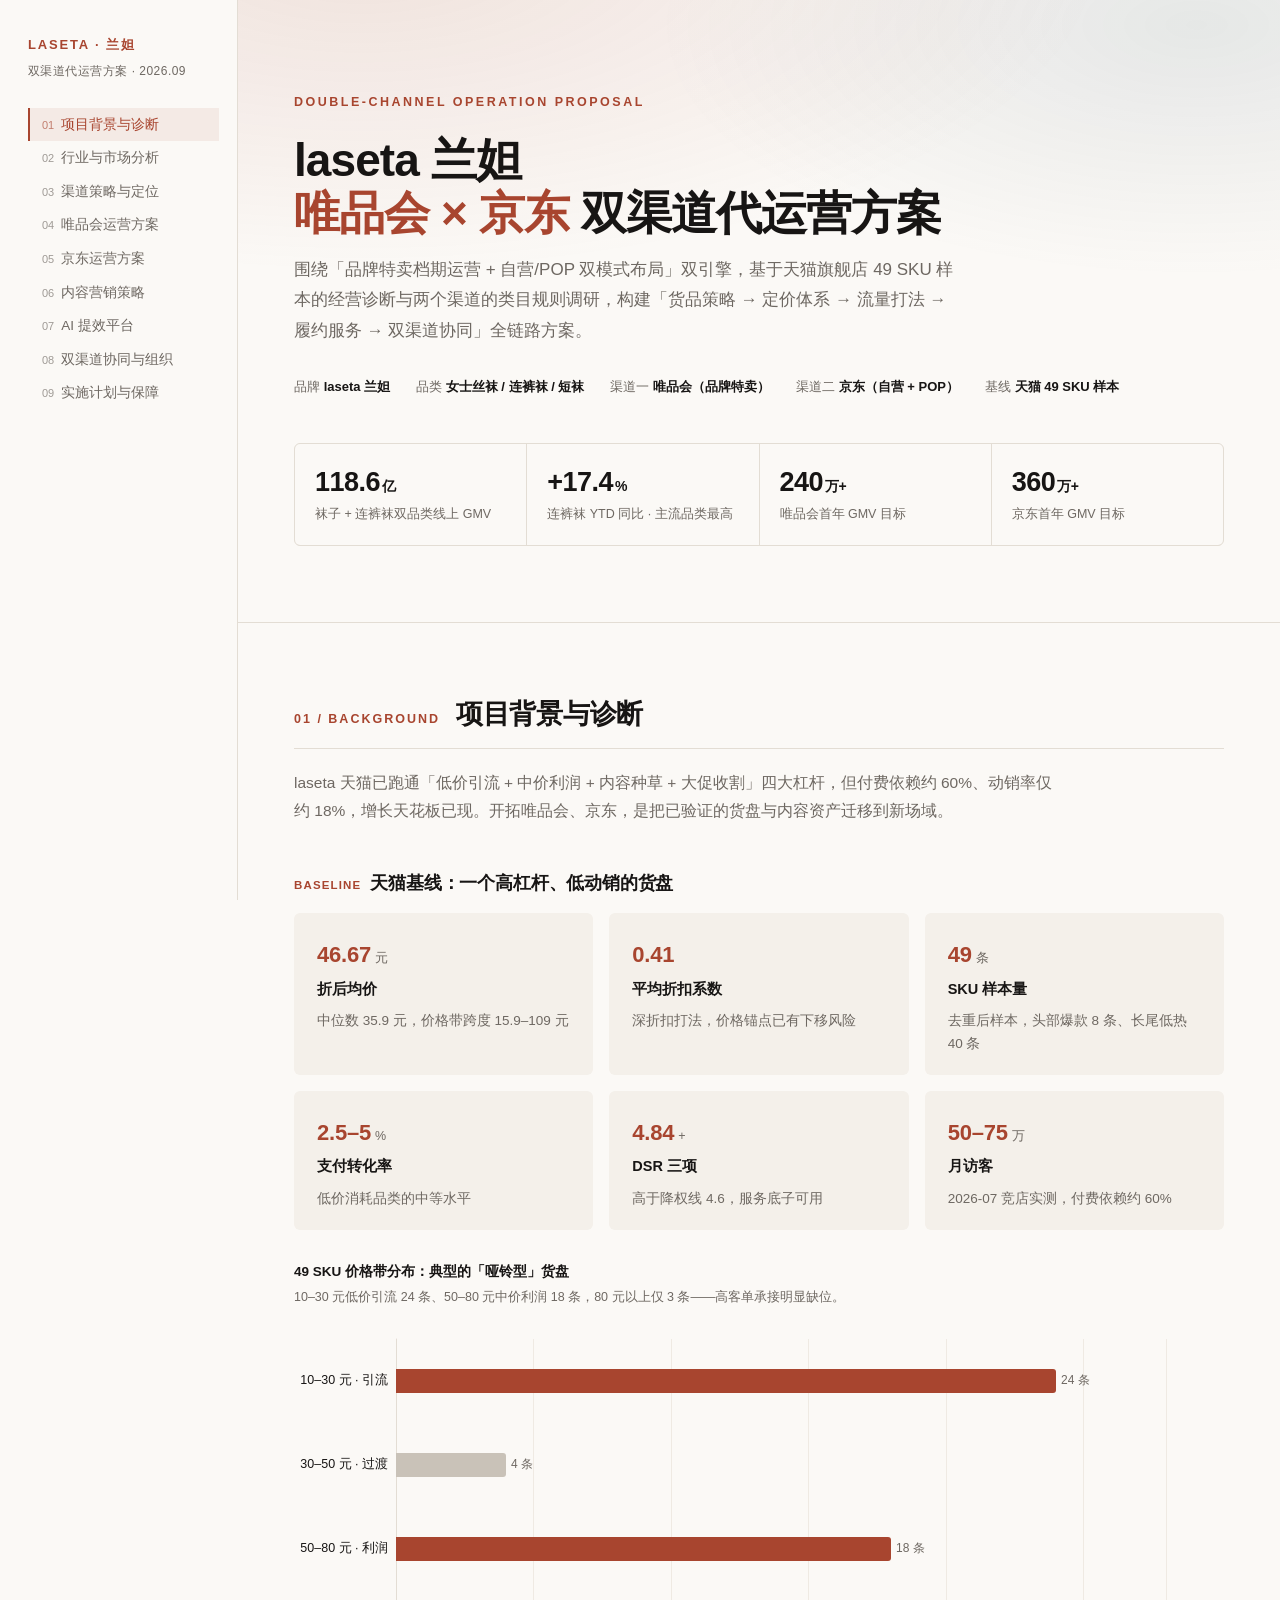
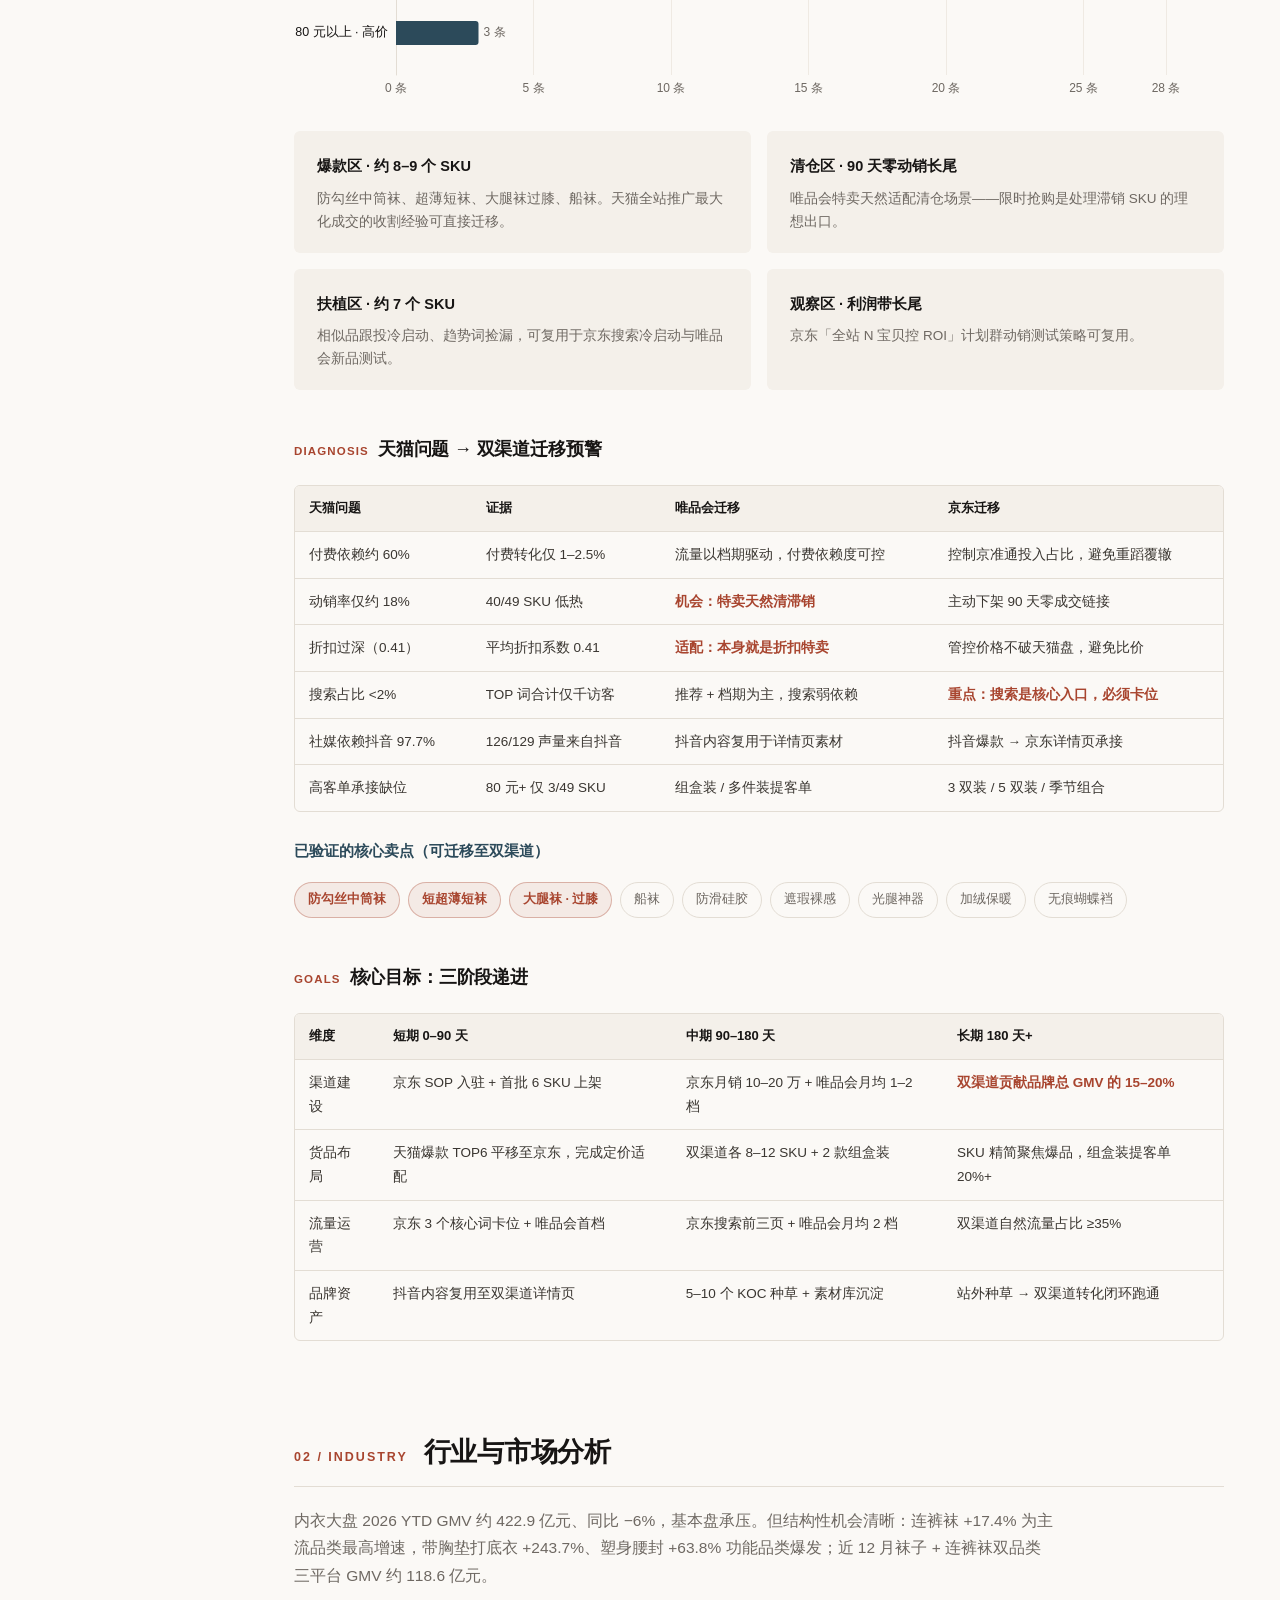
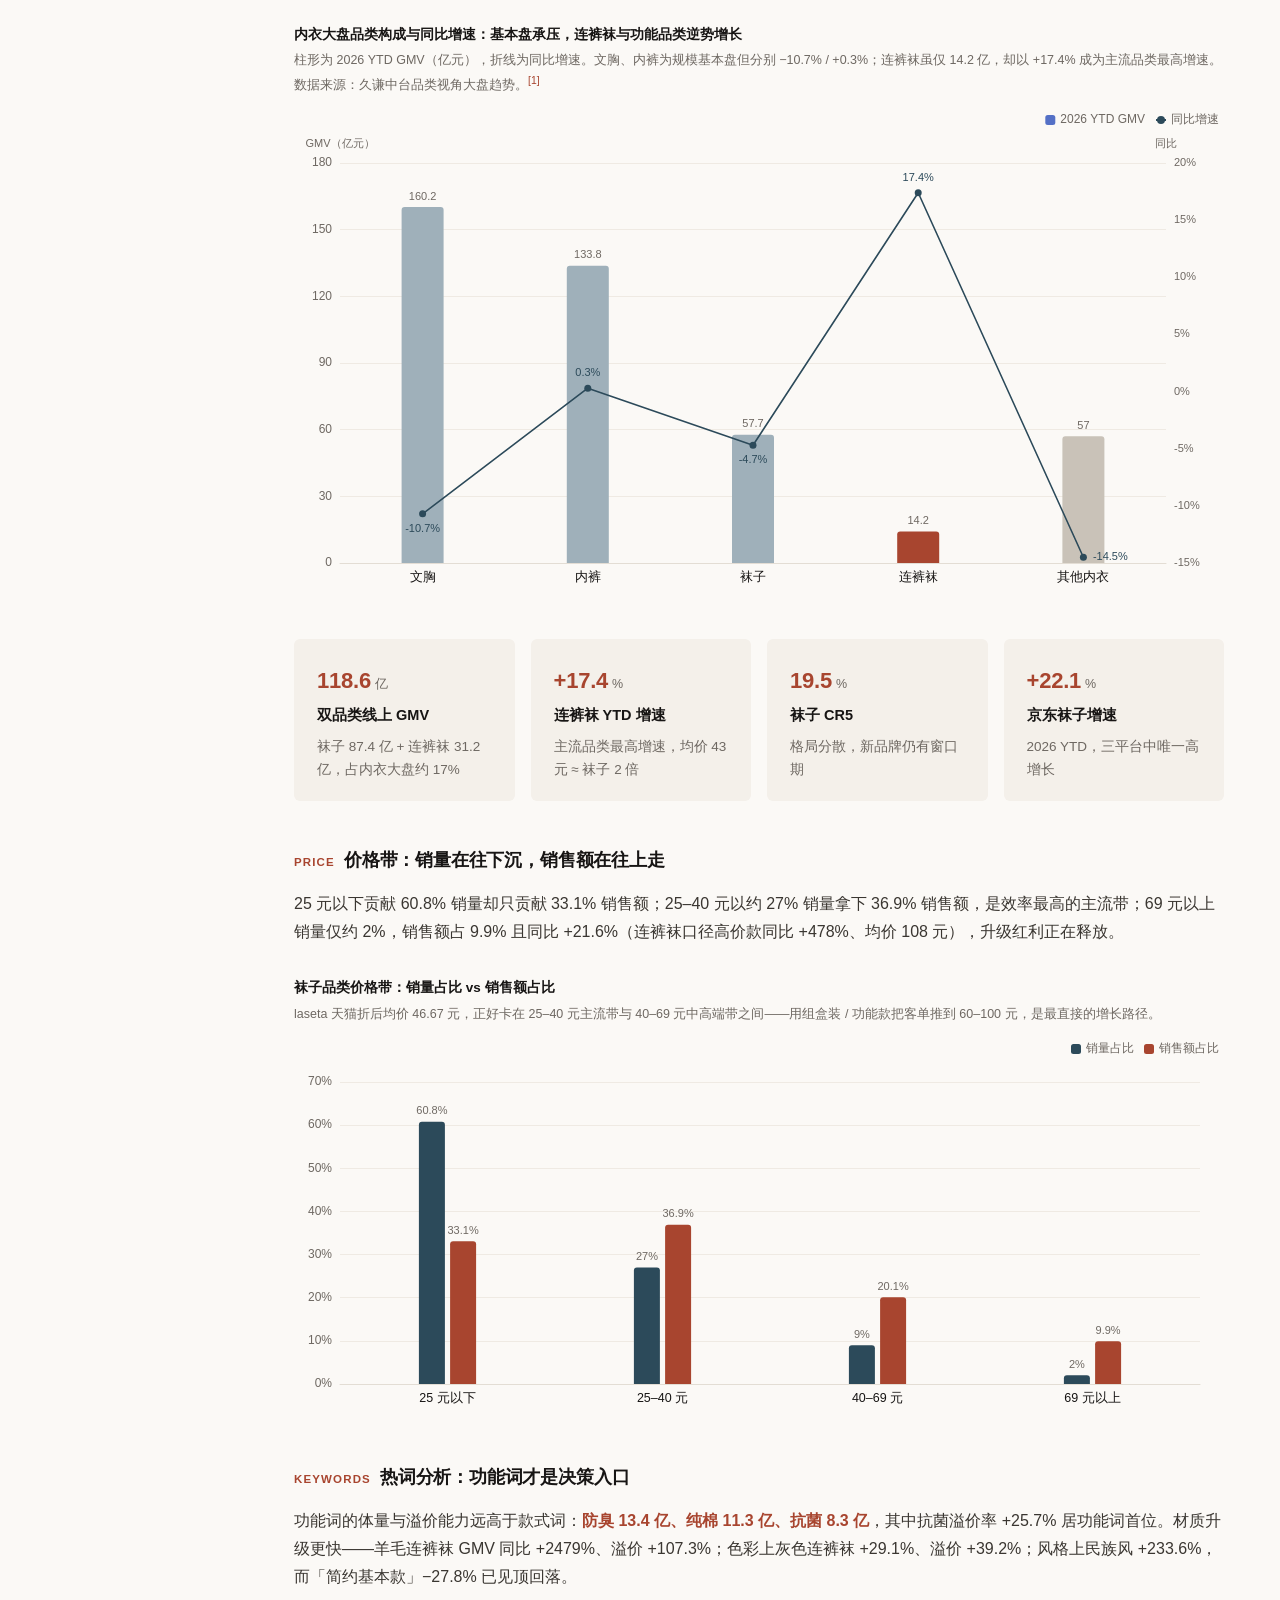
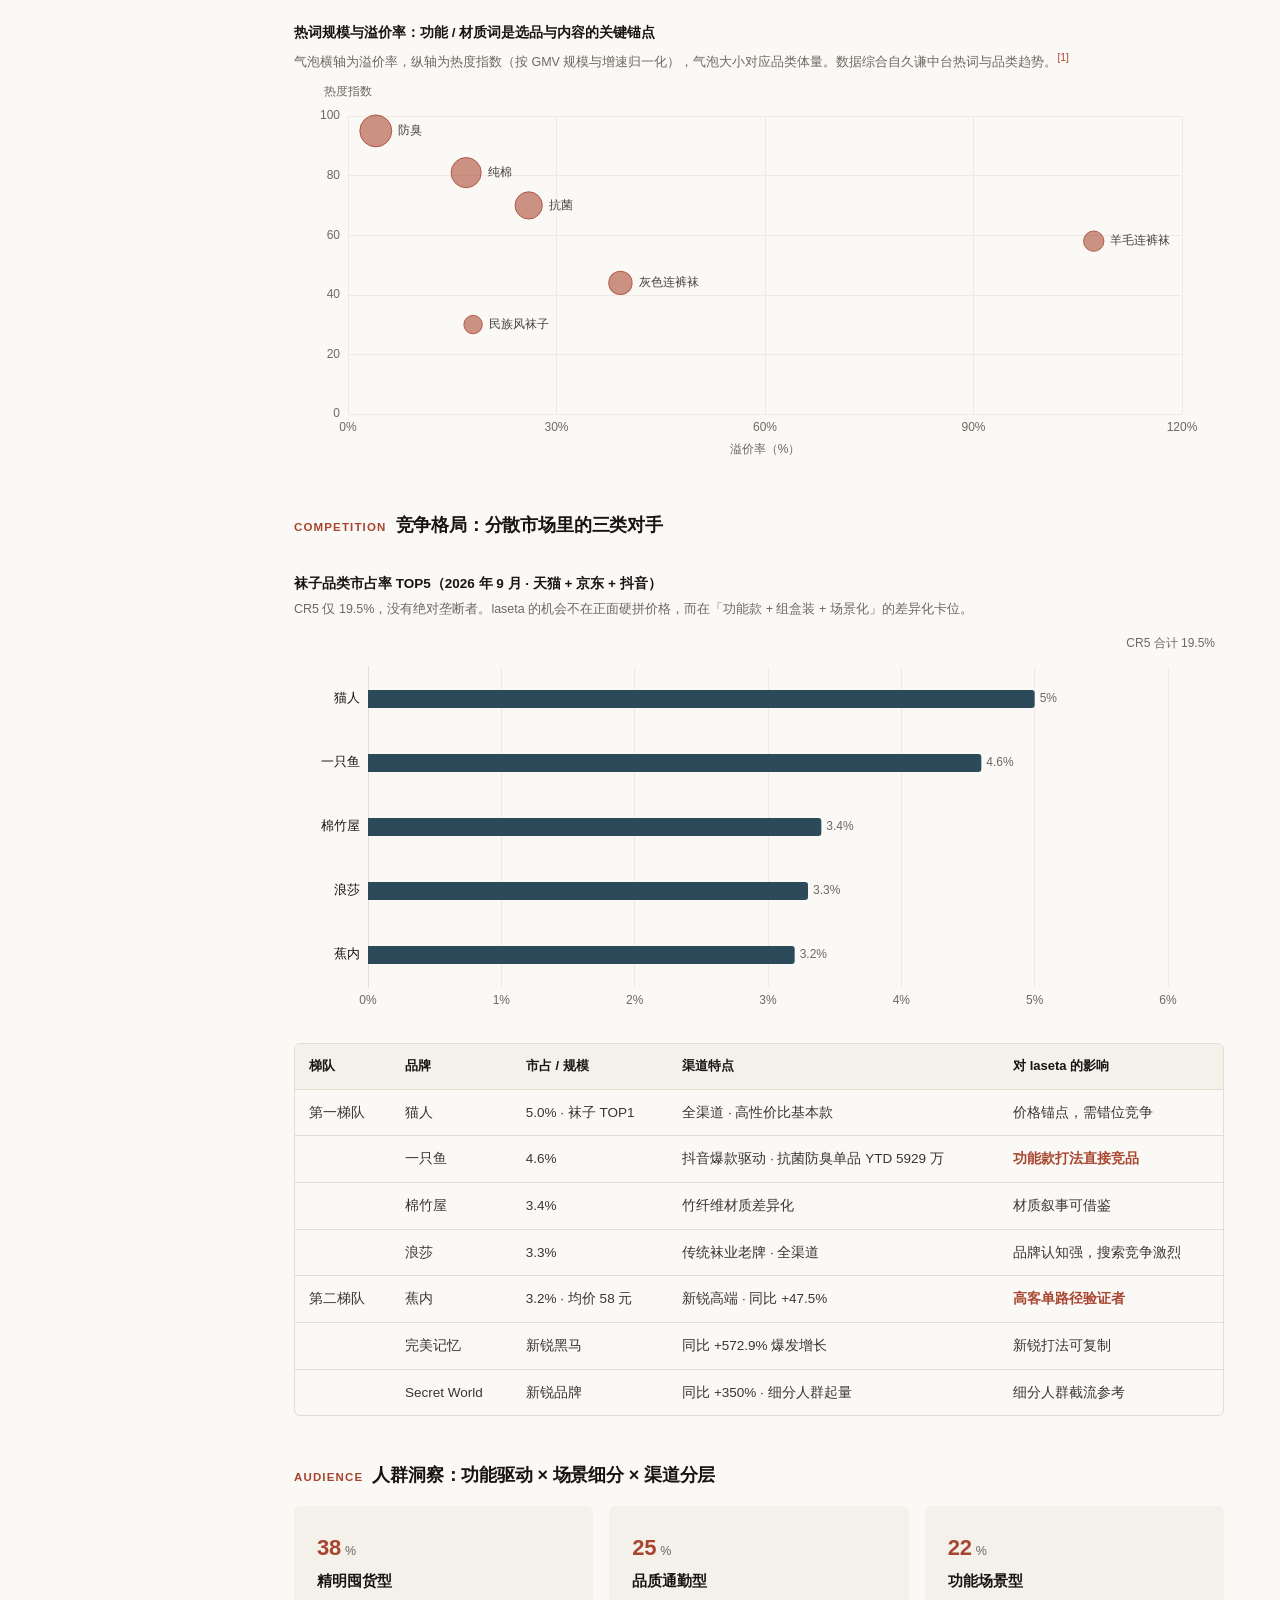
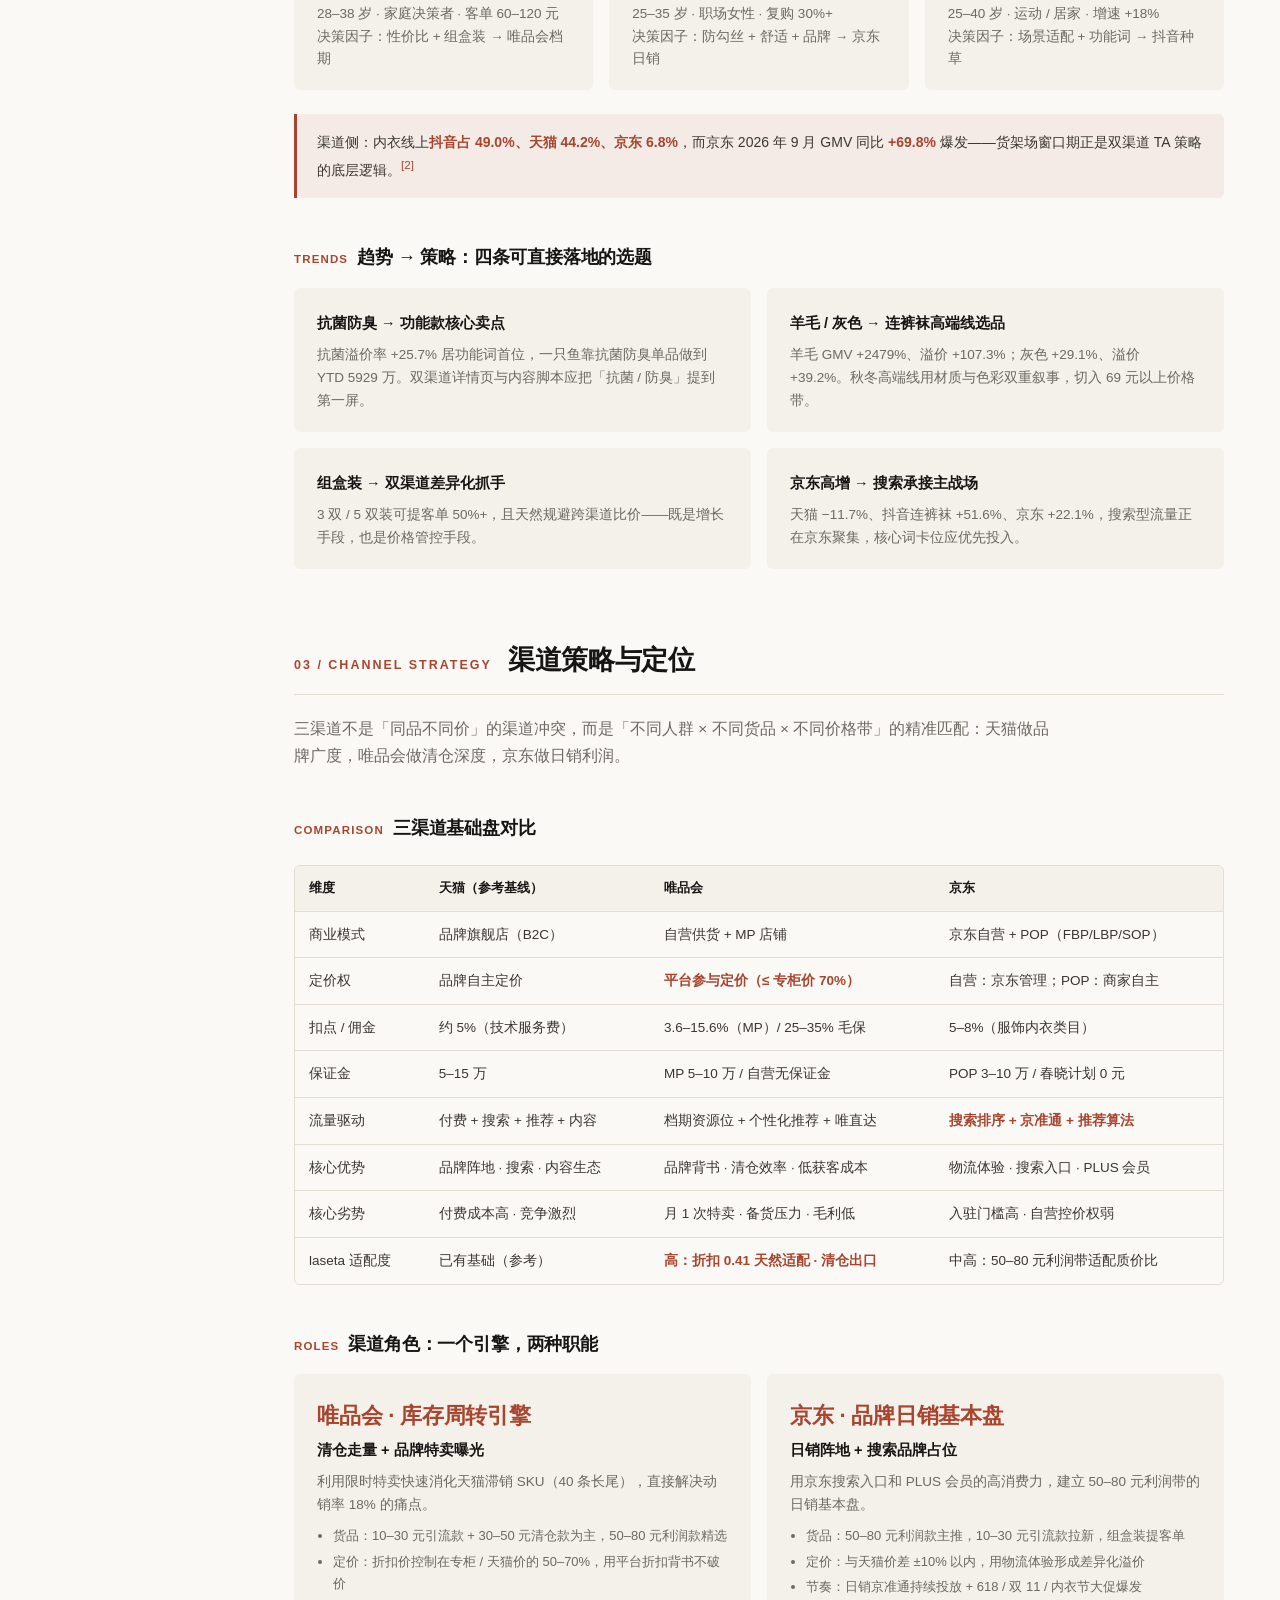
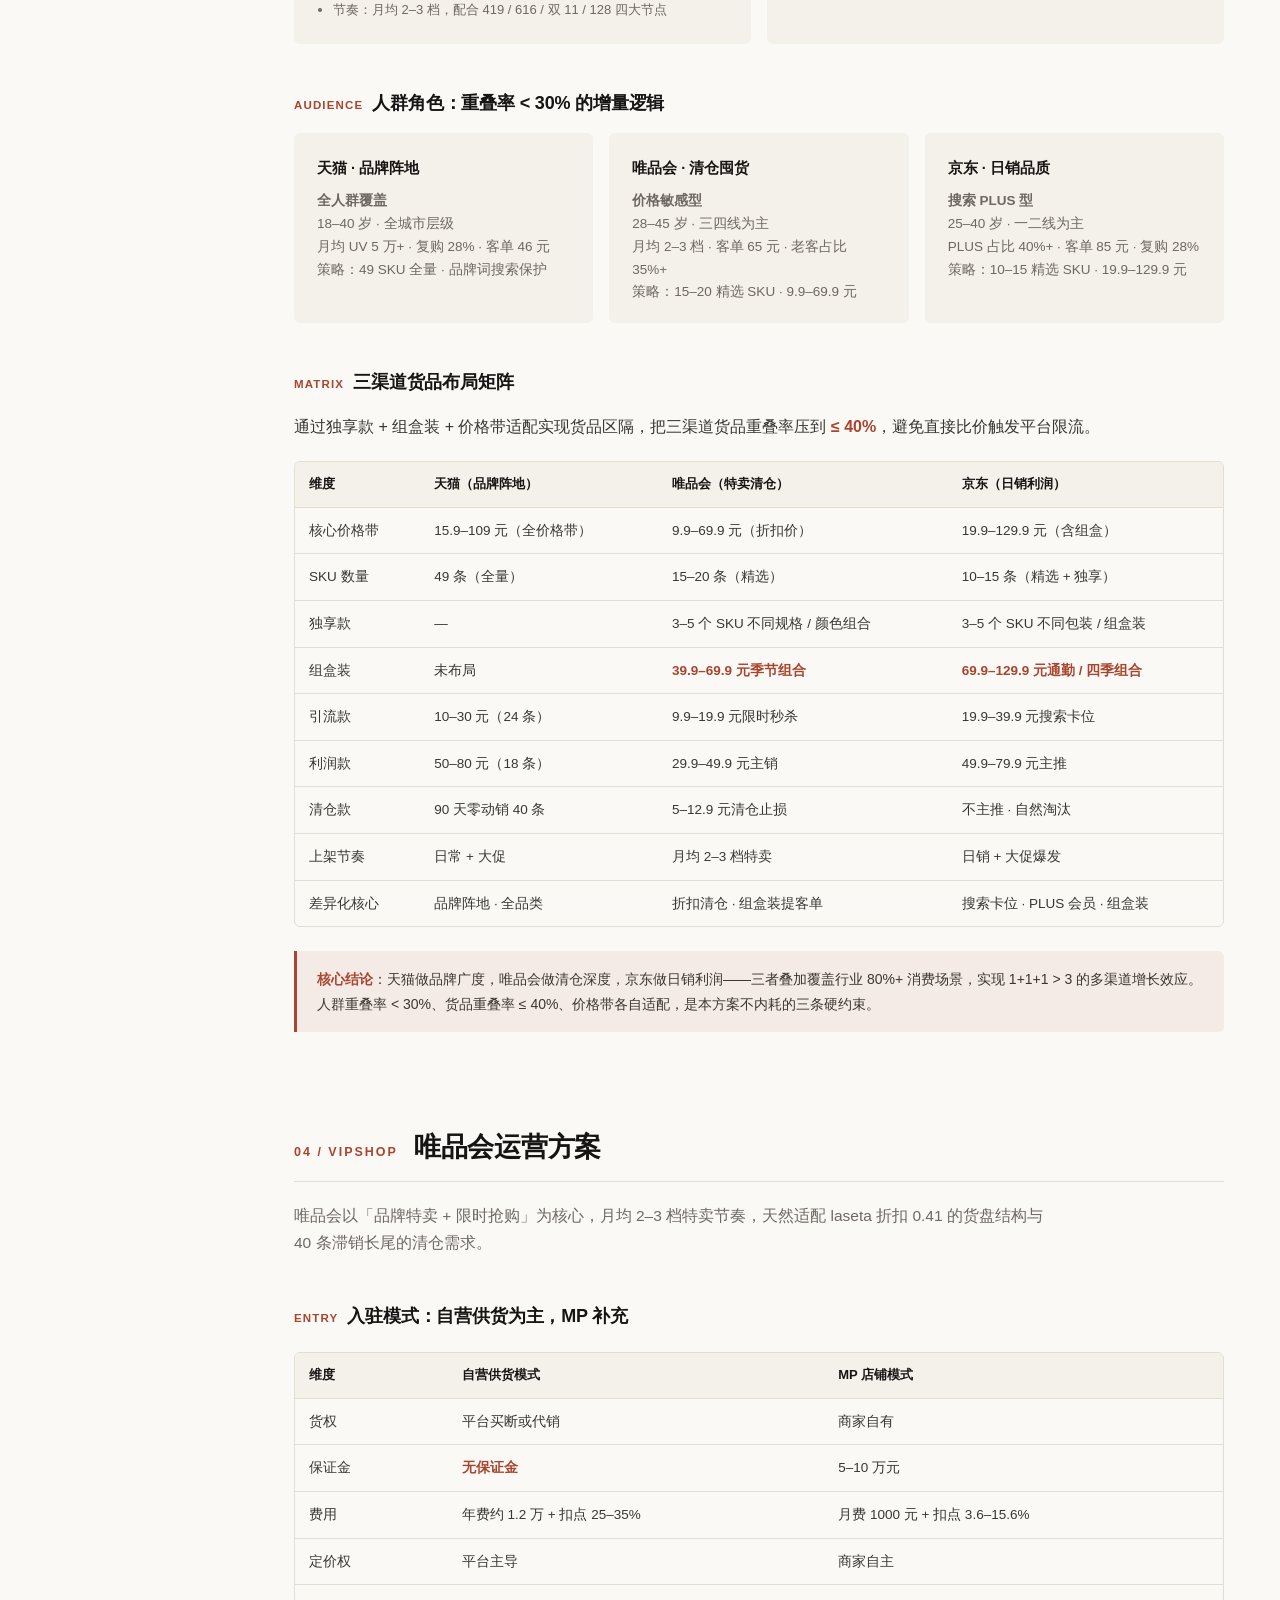
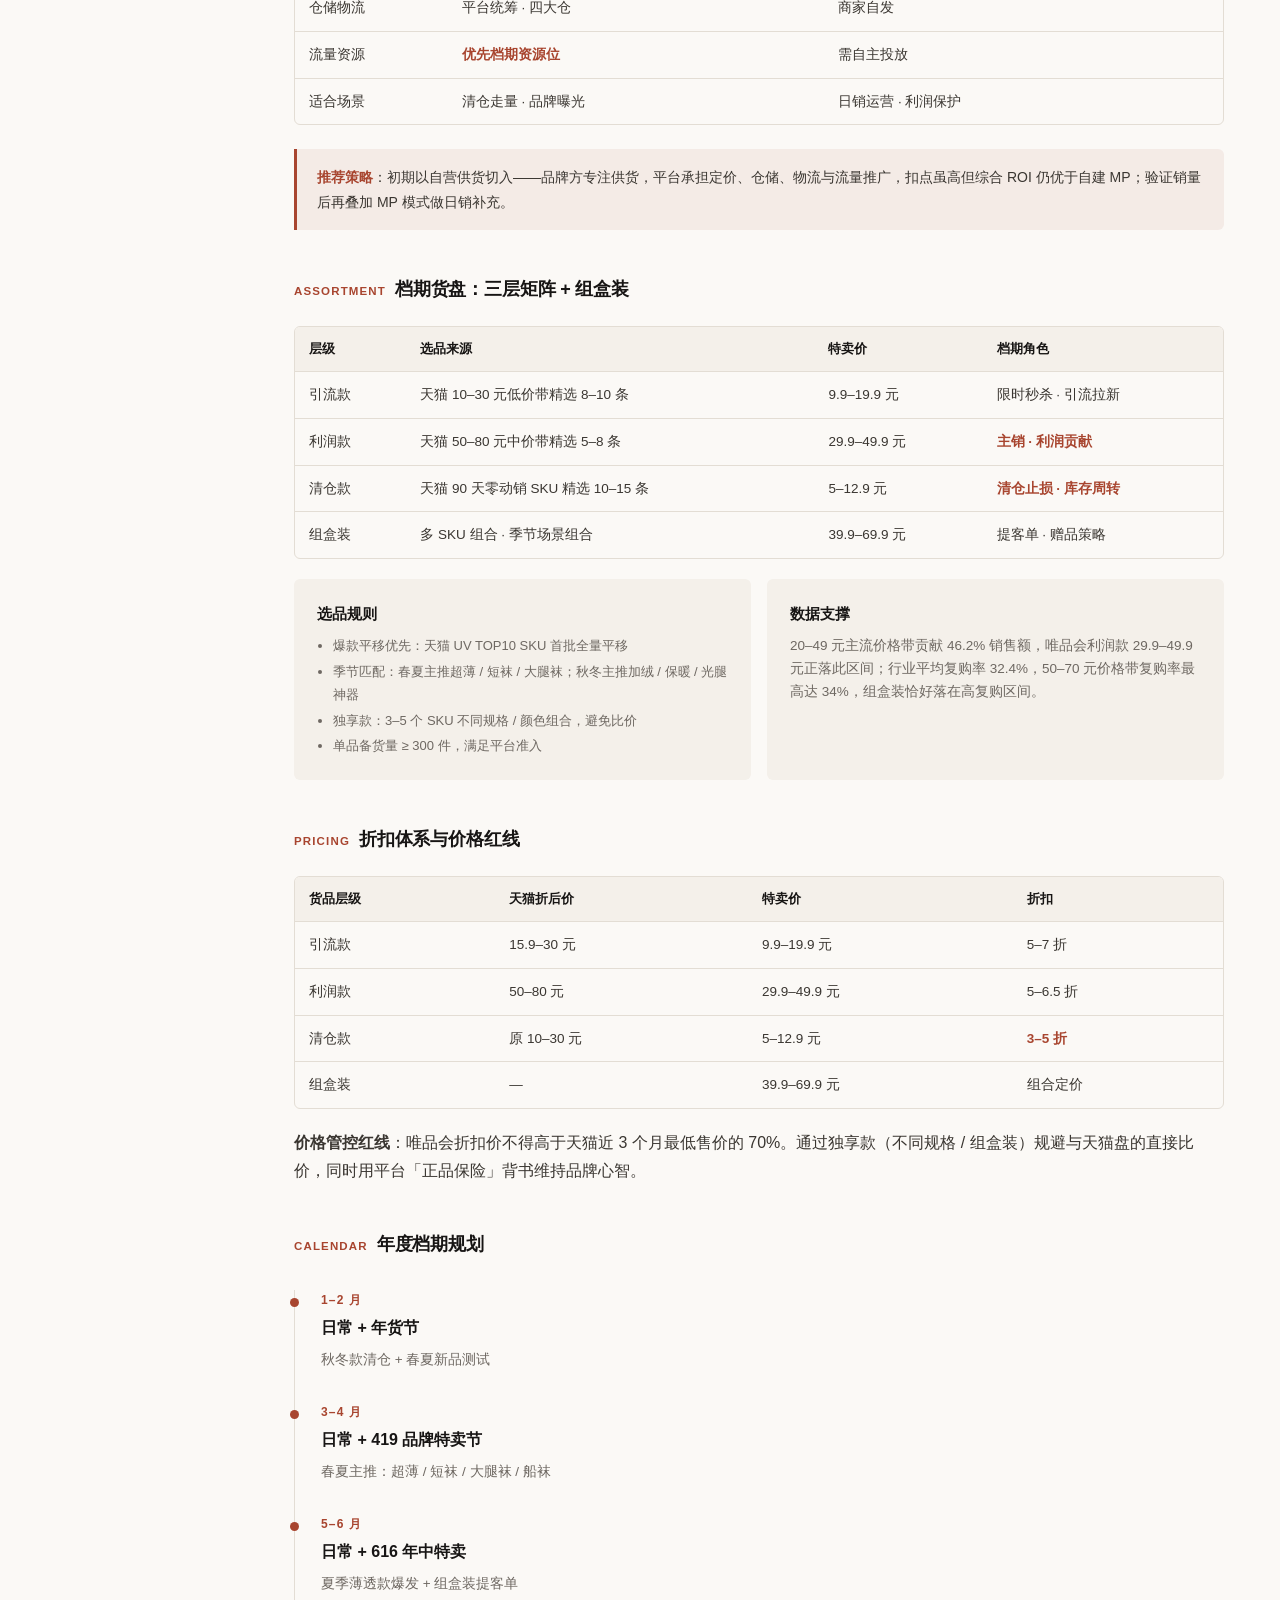
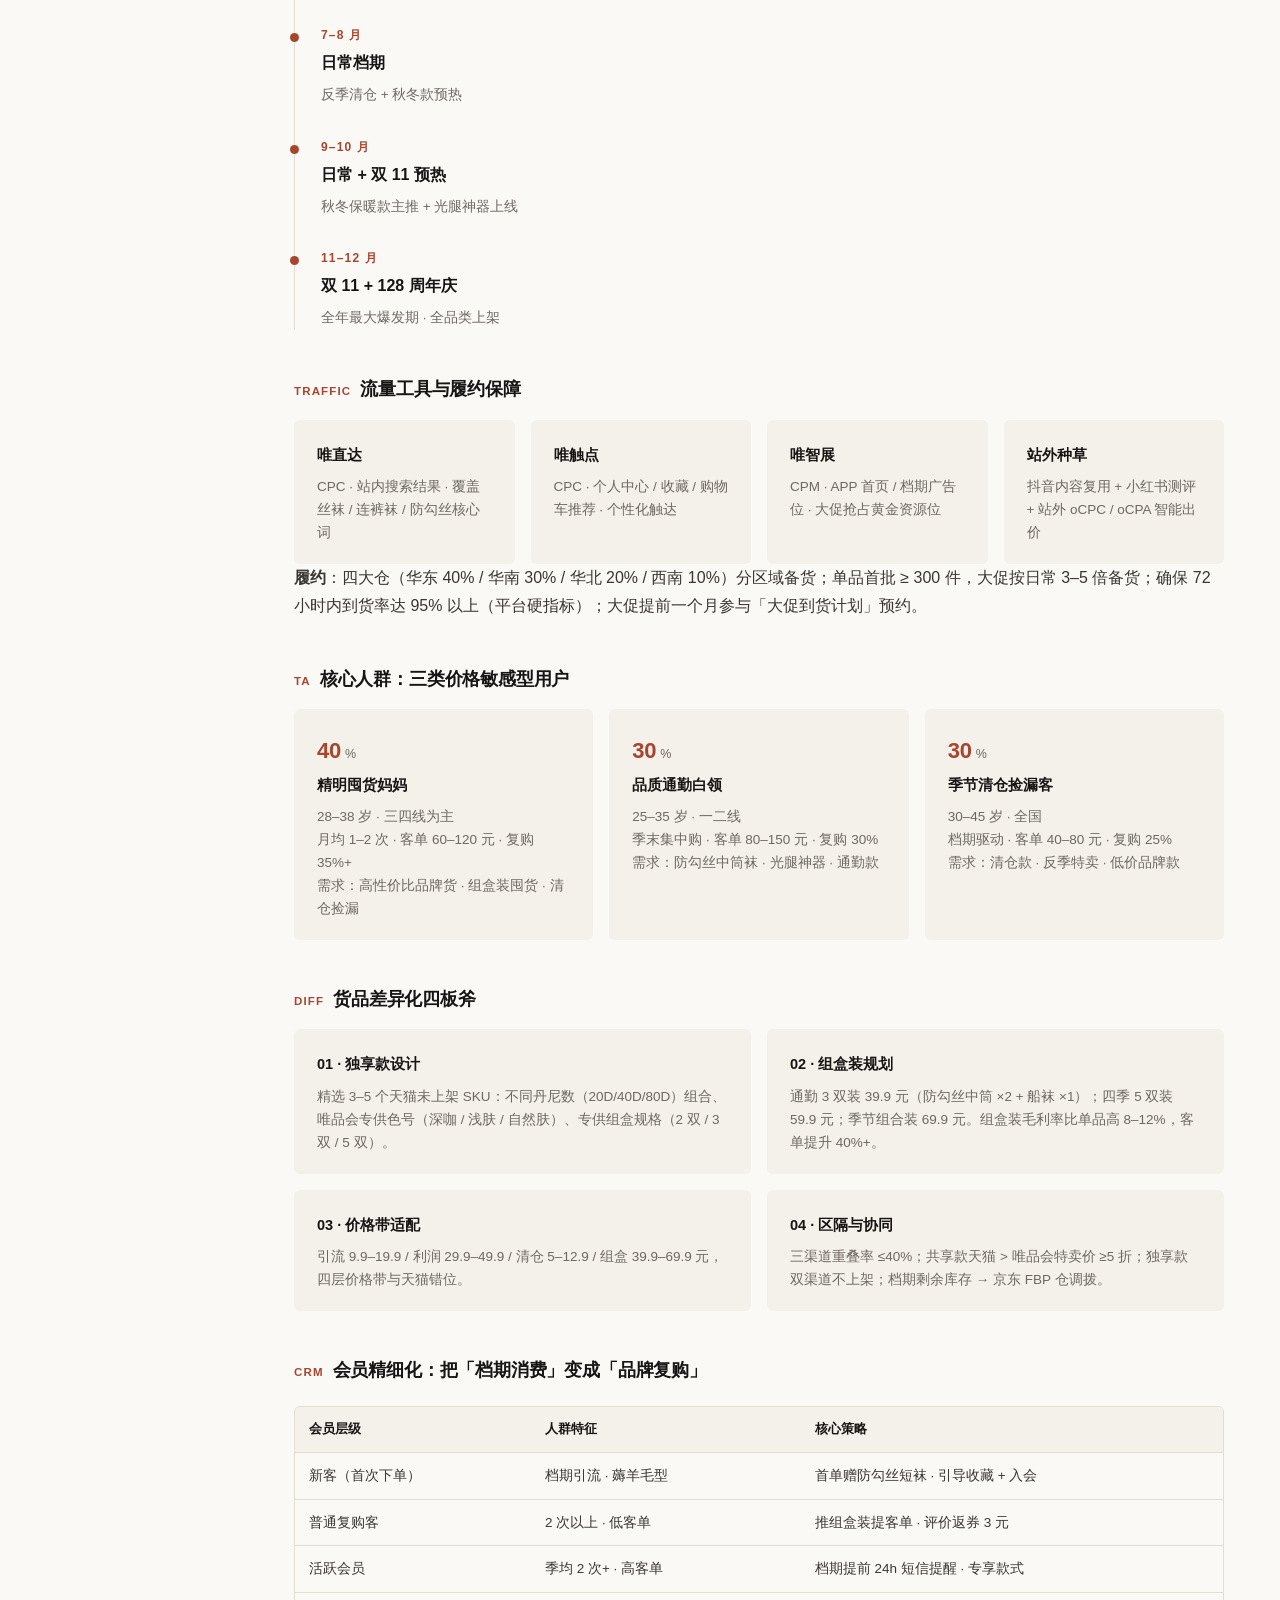
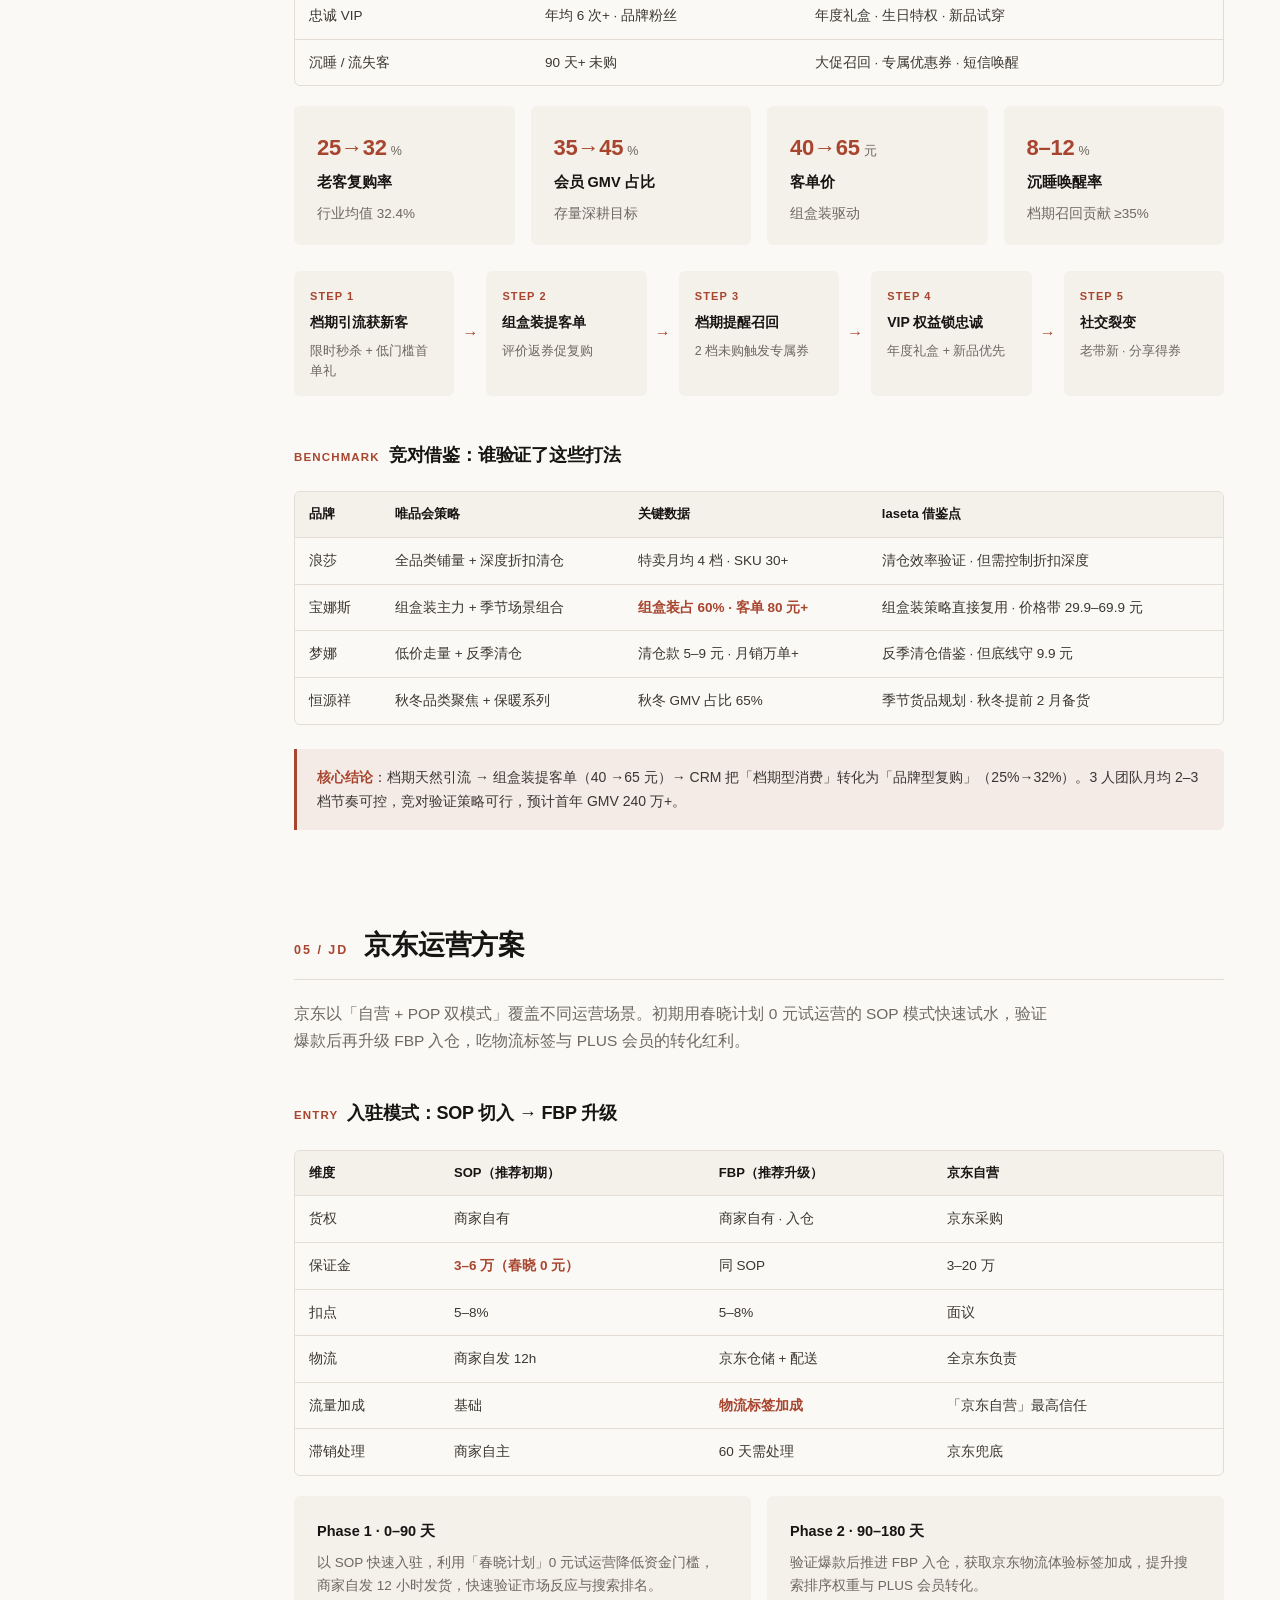
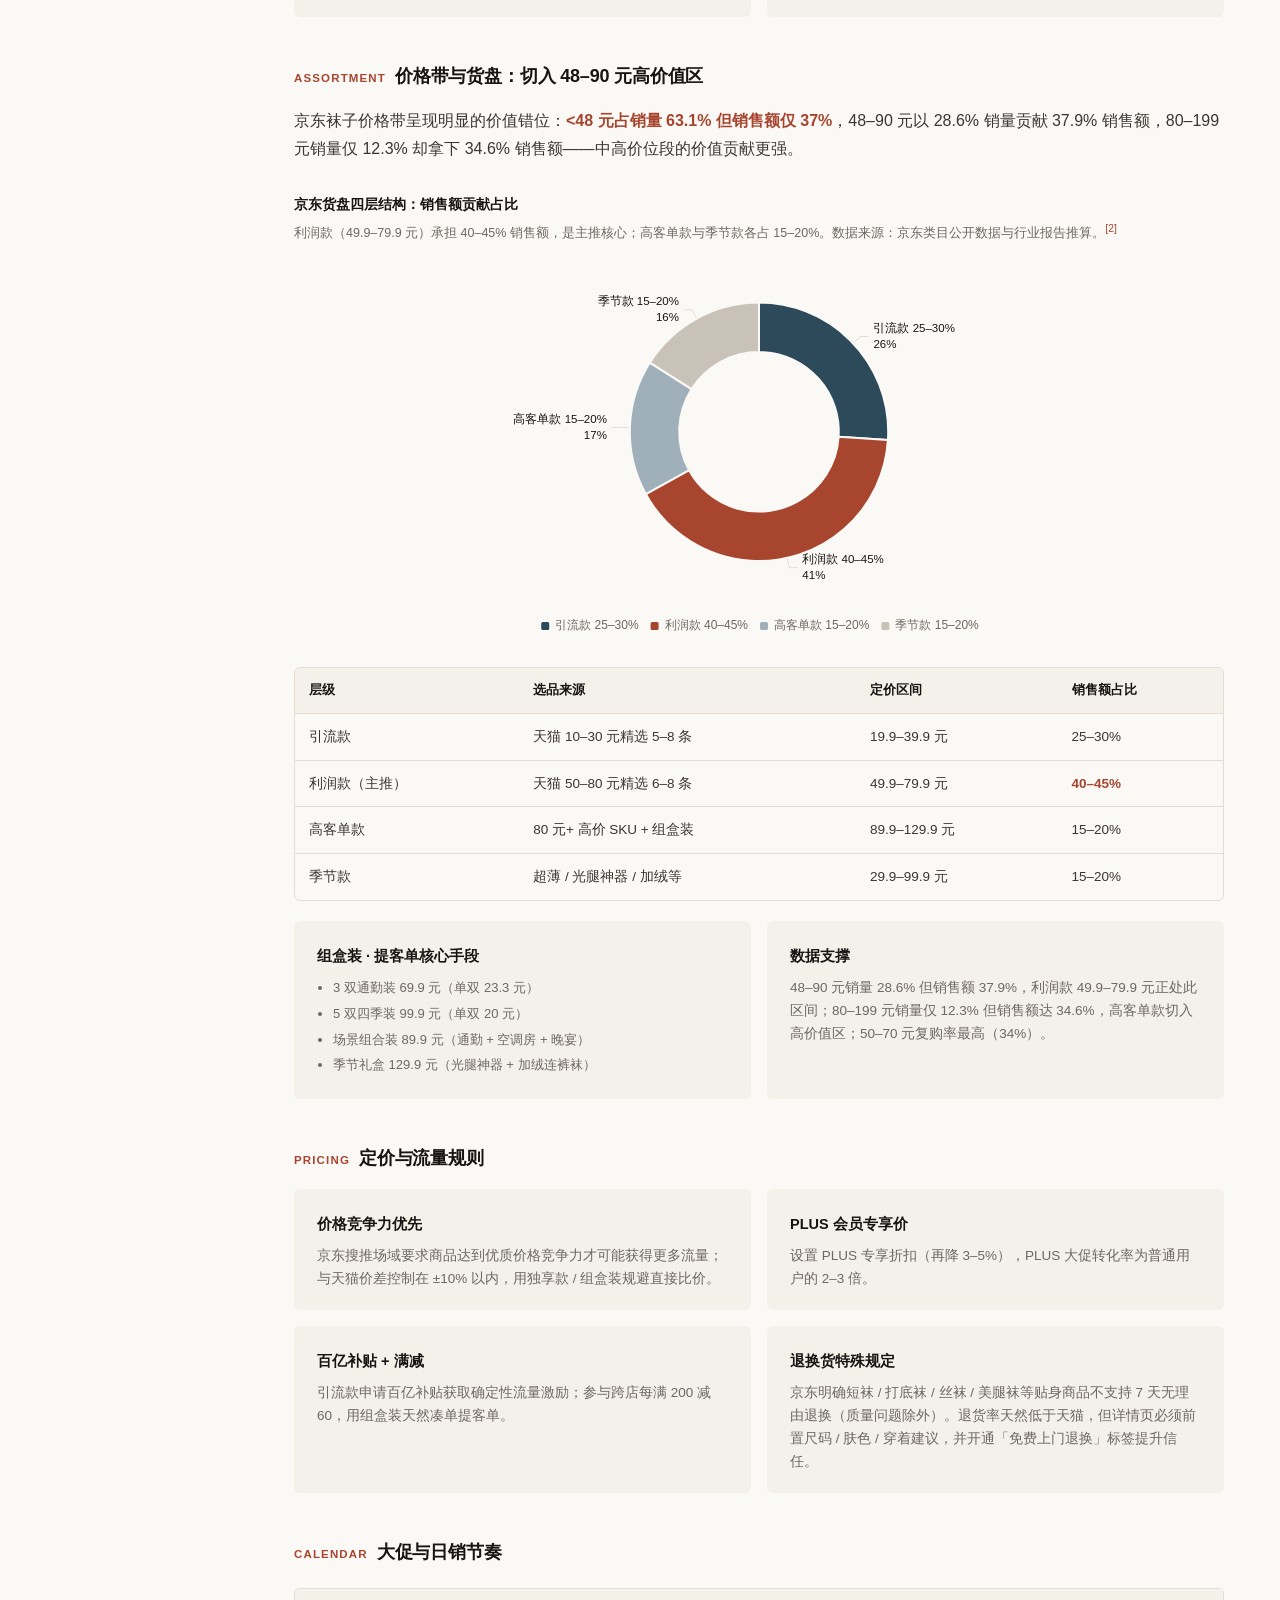
<file: longform.html>
<!-- Generated by Trae Work -->
<!DOCTYPE html>
<html lang="zh-CN">
<head>
<meta charset="UTF-8">
<meta name="viewport" content="width=device-width, initial-scale=1.0">
<meta name="robots" content="noindex,nofollow">
<title>laseta 兰妲 · 唯品会 × 京东 双渠道代运营方案</title>
<style>
:root{
  --bg:#FBF9F6;
  --bg2:#F4F0EA;
  --ink:#171514;
  --muted:#6E6862;
  --rule:#E3DDD4;
  --accent:#A8452F;
  --accent2:#2C4A5A;
  --accent-soft:rgba(168,69,47,.08);
  --radius:6px;
  --max:960px;
}
*{box-sizing:border-box}
html{scroll-behavior:smooth}
body{
  margin:0;background:var(--bg);color:var(--ink);
  font-family:"PingFang SC","Hiragino Sans GB","Microsoft YaHei",-apple-system,"Segoe UI",sans-serif;
  font-size:16px;line-height:1.75;
  -webkit-font-smoothing:antialiased;
}
a{color:var(--accent);text-decoration:none}
img,video{max-width:100%;display:block}

/* ---------- 布局 ---------- */
.shell{display:flex;max-width:1320px;margin:0 auto;gap:0}
.side{
  position:sticky;top:0;align-self:flex-start;width:238px;flex:none;
  height:100vh;overflow-y:auto;padding:34px 18px 40px 28px;
  border-right:1px solid var(--rule);
}
.main{flex:1;min-width:0;padding:0 56px 120px}
.side .brand{font-size:13px;letter-spacing:.14em;color:var(--accent);font-weight:700;margin-bottom:4px}
.side .brand-sub{font-size:12px;color:var(--muted);margin-bottom:26px;letter-spacing:.04em}
.side nav a{
  display:block;font-size:13.5px;color:var(--muted);padding:7px 0 7px 12px;
  border-left:2px solid transparent;transition:.18s;line-height:1.45;
}
.side nav a:hover{color:var(--ink)}
.side nav a.active{color:var(--accent);border-left-color:var(--accent);background:var(--accent-soft)}
.side nav a .n{font-variant-numeric:tabular-nums;font-size:11px;opacity:.65;margin-right:7px}

/* ---------- Hero ---------- */
.hero{
  margin:0 -56px 0;padding:92px 56px 76px;
  background:
    radial-gradient(1200px 520px at 12% -8%, rgba(168,69,47,.13), transparent 62%),
    radial-gradient(900px 420px at 92% 4%, rgba(44,74,90,.10), transparent 60%),
    var(--bg);
  border-bottom:1px solid var(--rule);
}
.hero .kicker{font-size:12.5px;letter-spacing:.2em;color:var(--accent);font-weight:700;margin-bottom:20px}
.hero h1{font-size:46px;line-height:1.16;margin:0 0 8px;letter-spacing:-.02em;font-weight:700}
.hero h1 span{color:var(--accent)}
.hero .sub{font-size:17px;color:var(--muted);max-width:660px;margin:14px 0 0;line-height:1.8}
.hero .meta{display:flex;flex-wrap:wrap;gap:10px 26px;margin-top:30px;font-size:13px;color:var(--muted)}
.hero .meta b{color:var(--ink);font-weight:600}
.kpi-strip{
  display:grid;grid-template-columns:repeat(4,1fr);gap:1px;margin-top:44px;
  background:var(--rule);border:1px solid var(--rule);border-radius:var(--radius);overflow:hidden;
}
.kpi{background:var(--bg);padding:22px 20px 20px}
.kpi .v{font-size:27px;font-weight:700;letter-spacing:-.02em;line-height:1.2}
.kpi .v small{font-size:14px;font-weight:600;margin-left:2px}
.kpi .l{font-size:12.5px;color:var(--muted);margin-top:5px}

/* ---------- 章节 ---------- */
section{padding-top:74px;scroll-margin-top:24px}
.sec-head{display:flex;align-items:baseline;gap:16px;border-bottom:1px solid var(--rule);padding-bottom:16px;margin-bottom:34px}
.sec-num{font-size:12.5px;letter-spacing:.16em;color:var(--accent);font-weight:700;white-space:nowrap}
.sec-head h2{font-size:27px;margin:0;letter-spacing:-.01em;line-height:1.3}
.sec-lead{font-size:15.5px;color:var(--muted);max-width:760px;margin:-14px 0 34px}
h3{font-size:18px;margin:44px 0 14px;letter-spacing:-.01em}
h3 .tag{font-size:11.5px;color:var(--accent);letter-spacing:.1em;font-weight:700;margin-right:9px}
h4{font-size:15px;margin:26px 0 10px;color:var(--accent2)}
p{margin:0 0 14px;color:#3A3631}
mark.key{background:none;color:var(--accent);font-weight:600}

/* ---------- 通用组件 ---------- */
.grid{display:grid;gap:16px}
.g2{grid-template-columns:repeat(2,1fr)}
.g3{grid-template-columns:repeat(3,1fr)}
.g4{grid-template-columns:repeat(4,1fr)}
.card{background:var(--bg2);border-radius:var(--radius);padding:22px 22px 18px;border:1px solid transparent}
.card h5{font-size:14.5px;margin:0 0 8px;font-weight:700}
.card p{font-size:13.5px;color:var(--muted);margin:0;line-height:1.7}
.card .big{font-size:22px;font-weight:700;color:var(--accent);letter-spacing:-.01em;margin-bottom:2px}
.card .big small{font-size:12.5px;color:var(--muted);font-weight:500;margin-left:4px}
.card ul{margin:8px 0 0;padding-left:16px;font-size:13px;color:var(--muted);line-height:1.75}
.card ul li{margin-bottom:3px}

.callout{
  border-left:3px solid var(--accent);background:var(--accent-soft);
  padding:16px 20px;font-size:14px;border-radius:0 var(--radius) var(--radius) 0;margin:24px 0;color:#3A3631
}
.callout b{color:var(--accent)}
.quote{border-left:2px solid var(--rule);padding-left:18px;color:var(--muted);font-size:14.5px;font-style:normal;margin:26px 0}

.table-wrap{overflow-x:auto;overflow-y:auto;max-height:600px;margin:20px 0;border:1px solid var(--rule);border-radius:var(--radius)}
table{border-collapse:collapse;width:100%;font-size:13.5px;min-width:560px}
th,td{padding:11px 14px;text-align:left;vertical-align:top;border-bottom:1px solid var(--rule)}
th{background:var(--bg2);font-weight:700;font-size:13px;color:var(--ink);position:sticky;top:0;white-space:nowrap}
td{color:#3A3631}
tr:last-child td{border-bottom:none}
td.em{color:var(--accent);font-weight:600;white-space:nowrap}

.chips{display:flex;flex-wrap:wrap;gap:8px;margin:18px 0}
.chip{font-size:12.5px;padding:6px 13px;border:1px solid var(--rule);border-radius:100px;color:var(--muted);background:var(--bg)}
.chip.hl{border-color:rgba(168,69,47,.35);color:var(--accent);background:var(--accent-soft);font-weight:600}

.chart-figure{margin:30px 0}
.chart-figure figcaption{font-size:13.5px;font-weight:700;color:var(--ink);margin-bottom:4px}
.chart-figure .note{font-size:12.5px;color:var(--muted);margin:0 0 12px}
.chart{width:100%;height:380px}
.chart.tall{height:500px}

/* 流程 */
.flow{display:flex;flex-wrap:wrap;align-items:stretch;gap:0;margin:26px 0}
.flow .step{flex:1;min-width:150px;background:var(--bg2);border-radius:var(--radius);padding:16px 16px 14px;position:relative}
.flow .step .idx{font-size:11px;font-weight:700;color:var(--accent);letter-spacing:.1em}
.flow .step h6{font-size:14px;margin:4px 0 6px;font-weight:700}
.flow .step p{font-size:12.5px;color:var(--muted);margin:0;line-height:1.65}
.flow .arrow{flex:none;display:flex;align-items:center;padding:0 8px;color:var(--accent);font-size:16px}

/* 时间轴 */
.timeline{margin:30px 0;border-left:1px solid var(--rule);padding-left:26px}
.tl-item{position:relative;margin-bottom:30px}
.tl-item::before{content:"";position:absolute;left:-31px;top:8px;width:9px;height:9px;border-radius:50%;background:var(--accent)}
.tl-item .when{font-size:12px;letter-spacing:.1em;color:var(--accent);font-weight:700}
.tl-item h5{font-size:16px;margin:3px 0 6px}
.tl-item p{font-size:13.5px;color:var(--muted);margin:0}
.tl-item ul{margin:8px 0 0;padding-left:17px;font-size:13.5px;color:#4A453F;line-height:1.7}

/* 计算器 */
.calc{background:var(--bg2);border:1px solid var(--rule);border-radius:var(--radius);padding:26px;margin:30px 0}
.calc-row{display:flex;flex-wrap:wrap;gap:20px;align-items:flex-end}
.calc-field{flex:1;min-width:150px}
.calc-field label{display:block;font-size:12.5px;color:var(--muted);margin-bottom:6px}
.calc-field input[type=range]{width:100%;accent-color:var(--accent)}
.calc-field .val{font-size:19px;font-weight:700;color:var(--ink);font-variant-numeric:tabular-nums}
.calc-field .val small{font-size:12px;color:var(--muted);font-weight:500;margin-left:3px}
.tier-pick{display:flex;gap:8px;margin-bottom:20px}
.tier-pick button{
  flex:1;padding:11px 8px;font-size:13px;font-family:inherit;cursor:pointer;
  border:1px solid var(--rule);background:var(--bg);color:var(--muted);border-radius:var(--radius);transition:.15s
}
.tier-pick button.on{background:var(--accent);border-color:var(--accent);color:#fff;font-weight:600}
.calc-out{display:grid;grid-template-columns:repeat(3,1fr);gap:14px;margin-top:24px;padding-top:22px;border-top:1px dashed var(--rule)}
.calc-out div .k{font-size:12px;color:var(--muted)}
.calc-out div .v{font-size:23px;font-weight:700;color:var(--accent);letter-spacing:-.01em;font-variant-numeric:tabular-nums}
.calc-hint{font-size:12.5px;color:var(--muted);margin-top:14px}

/* 视频 */
.demo{background:var(--bg2);border-radius:var(--radius);padding:22px;margin:24px 0}
.demo video{width:100%;border-radius:4px;border:1px solid var(--rule);background:#0F0E0D}
.media-slot{aspect-ratio:16/9;max-width:680px;border:1.5px dashed rgba(168,69,47,.38);border-radius:6px;
  background:linear-gradient(135deg,rgba(168,69,47,.06),rgba(44,74,90,.07));
  display:flex;flex-direction:column;align-items:center;justify-content:center;gap:8px;color:var(--muted)}
.media-slot b{font-size:16px;font-weight:600;color:#2C4A5A}
.media-slot span{font-size:12px;letter-spacing:.08em}
.demo .cap{display:flex;justify-content:space-between;gap:16px;margin-bottom:12px;flex-wrap:wrap}
.demo .cap h5{font-size:15px;margin:0}
.demo .cap .cmd{font-family:ui-monospace,SFMono-Regular,Menlo,monospace;font-size:12px;color:var(--accent);background:var(--bg);padding:4px 10px;border-radius:4px;border:1px solid var(--rule)}
.demo .facts{display:flex;flex-wrap:wrap;gap:8px 22px;margin-top:14px;font-size:12.5px;color:var(--muted)}
.demo .facts b{color:var(--ink)}

/* 结尾 */
footer{margin-top:90px;padding-top:34px;border-top:1px solid var(--rule);font-size:13px;color:var(--muted)}
footer .sources ol{padding-left:1.2rem;font-size:.85rem;color:var(--muted)}
footer .sources li{margin-bottom:.5rem;overflow-wrap:break-word;word-break:break-all}
footer .sources .src-title{color:var(--ink);word-break:normal}
footer .sources .src-url{display:block;margin-top:.15rem;font-size:.82rem;color:var(--accent);word-break:break-all}

/* 移动端 */
@media (max-width:980px){
  .side{display:none}
  .main{padding:0 22px 80px}
  .hero{margin:0 -22px;padding:64px 22px 52px}
  .hero h1{font-size:32px}
  .kpi-strip{grid-template-columns:repeat(2,1fr)}
  .g2,.g3,.g4{grid-template-columns:1fr}
  .calc-out{grid-template-columns:1fr}
  .flow{flex-direction:column}
  .flow .arrow{justify-content:center;padding:6px 0}
}
@media print{
  .side{display:none}
  .main{padding:0}
  .hero{margin:0}
  section{page-break-inside:avoid}
  .demo{page-break-inside:avoid}
}
</style>
</head>
<body>
<div class="shell">
  <aside class="side">
    <div class="brand">LASETA · 兰妲</div>
    <div class="brand-sub">双渠道代运营方案 · 2026.09</div>
    <nav id="toc">
      <a href="#ch1"><span class="n">01</span>项目背景与诊断</a>
      <a href="#ch2"><span class="n">02</span>行业与市场分析</a>
      <a href="#ch3"><span class="n">03</span>渠道策略与定位</a>
      <a href="#ch4"><span class="n">04</span>唯品会运营方案</a>
      <a href="#ch5"><span class="n">05</span>京东运营方案</a>
      <a href="#ch6"><span class="n">06</span>内容营销策略</a>
      <a href="#ch7"><span class="n">07</span>AI 提效平台</a>
      <a href="#ch8"><span class="n">08</span>双渠道协同与组织</a>
      <a href="#ch9"><span class="n">09</span>实施计划与保障</a>
    </nav>
  </aside>

  <main class="main">
    <div class="hero">
      <div class="kicker">DOUBLE-CHANNEL OPERATION PROPOSAL</div>
      <h1>laseta 兰妲<br><span>唯品会 × 京东</span> 双渠道代运营方案</h1>
      <p class="sub">围绕「品牌特卖档期运营 + 自营/POP 双模式布局」双引擎，基于天猫旗舰店 49 SKU 样本的经营诊断与两个渠道的类目规则调研，构建「货品策略 → 定价体系 → 流量打法 → 履约服务 → 双渠道协同」全链路方案。</p>
      <div class="meta">
        <span>品牌 <b>laseta 兰妲</b></span>
        <span>品类 <b>女士丝袜 / 连裤袜 / 短袜</b></span>
        <span>渠道一 <b>唯品会（品牌特卖）</b></span>
        <span>渠道二 <b>京东（自营 + POP）</b></span>
        <span>基线 <b>天猫 49 SKU 样本</b></span>
      </div>
      <div class="kpi-strip">
        <div class="kpi"><div class="v">118.6<small>亿</small></div><div class="l">袜子 + 连裤袜双品类线上 GMV</div></div>
        <div class="kpi"><div class="v">+17.4<small>%</small></div><div class="l">连裤袜 YTD 同比 · 主流品类最高</div></div>
        <div class="kpi"><div class="v">240<small>万+</small></div><div class="l">唯品会首年 GMV 目标</div></div>
        <div class="kpi"><div class="v">360<small>万+</small></div><div class="l">京东首年 GMV 目标</div></div>
      </div>
    </div>

    <!-- CH1 -->
    <section id="ch1">
      <div class="sec-head"><div class="sec-num">01 / BACKGROUND</div><h2>项目背景与诊断</h2></div>
      <p class="sec-lead">laseta 天猫已跑通「低价引流 + 中价利润 + 内容种草 + 大促收割」四大杠杆，但付费依赖约 60%、动销率仅约 18%，增长天花板已现。开拓唯品会、京东，是把已验证的货盘与内容资产迁移到新场域。</p>

      <h3><span class="tag">BASELINE</span>天猫基线：一个高杠杆、低动销的货盘</h3>
      <div class="grid g3">
        <div class="card"><div class="big">46.67<small>元</small></div><h5>折后均价</h5><p>中位数 35.9 元，价格带跨度 15.9–109 元</p></div>
        <div class="card"><div class="big">0.41</div><h5>平均折扣系数</h5><p>深折扣打法，价格锚点已有下移风险</p></div>
        <div class="card"><div class="big">49<small>条</small></div><h5>SKU 样本量</h5><p>去重后样本，头部爆款 8 条、长尾低热 40 条</p></div>
        <div class="card"><div class="big">2.5–5<small>%</small></div><h5>支付转化率</h5><p>低价消耗品类的中等水平</p></div>
        <div class="card"><div class="big">4.84<small>+</small></div><h5>DSR 三项</h5><p>高于降权线 4.6，服务底子可用</p></div>
        <div class="card"><div class="big">50–75<small>万</small></div><h5>月访客</h5><p>2026-07 竞店实测，付费依赖约 60%</p></div>
      </div>

      <figure class="chart-figure">
        <figcaption>49 SKU 价格带分布：典型的「哑铃型」货盘</figcaption>
        <p class="note">10–30 元低价引流 24 条、50–80 元中价利润 18 条，80 元以上仅 3 条——高客单承接明显缺位。</p>
        <div id="chart-dumbbell" class="chart"></div>
      </figure>

      <div class="grid g2">
        <div class="card"><h5>爆款区 · 约 8–9 个 SKU</h5><p>防勾丝中筒袜、超薄短袜、大腿袜过膝、船袜。天猫全站推广最大化成交的收割经验可直接迁移。</p></div>
        <div class="card"><h5>清仓区 · 90 天零动销长尾</h5><p>唯品会特卖天然适配清仓场景——限时抢购是处理滞销 SKU 的理想出口。</p></div>
        <div class="card"><h5>扶植区 · 约 7 个 SKU</h5><p>相似品跟投冷启动、趋势词捡漏，可复用于京东搜索冷启动与唯品会新品测试。</p></div>
        <div class="card"><h5>观察区 · 利润带长尾</h5><p>京东「全站 N 宝贝控 ROI」计划群动销测试策略可复用。</p></div>
      </div>

      <h3><span class="tag">DIAGNOSIS</span>天猫问题 → 双渠道迁移预警</h3>
      <div class="table-wrap">
        <table>
          <tr><th>天猫问题</th><th>证据</th><th>唯品会迁移</th><th>京东迁移</th></tr>
          <tr><td>付费依赖约 60%</td><td>付费转化仅 1–2.5%</td><td>流量以档期驱动，付费依赖度可控</td><td>控制京准通投入占比，避免重蹈覆辙</td></tr>
          <tr><td>动销率仅约 18%</td><td>40/49 SKU 低热</td><td class="em">机会：特卖天然清滞销</td><td>主动下架 90 天零成交链接</td></tr>
          <tr><td>折扣过深（0.41）</td><td>平均折扣系数 0.41</td><td class="em">适配：本身就是折扣特卖</td><td>管控价格不破天猫盘，避免比价</td></tr>
          <tr><td>搜索占比 &lt;2%</td><td>TOP 词合计仅千访客</td><td>推荐 + 档期为主，搜索弱依赖</td><td class="em">重点：搜索是核心入口，必须卡位</td></tr>
          <tr><td>社媒依赖抖音 97.7%</td><td>126/129 声量来自抖音</td><td>抖音内容复用于详情页素材</td><td>抖音爆款 → 京东详情页承接</td></tr>
          <tr><td>高客单承接缺位</td><td>80 元+ 仅 3/49 SKU</td><td>组盒装 / 多件装提客单</td><td>3 双装 / 5 双装 / 季节组合</td></tr>
        </table>
      </div>

      <h4>已验证的核心卖点（可迁移至双渠道）</h4>
      <div class="chips">
        <span class="chip hl">防勾丝中筒袜</span><span class="chip hl">短超薄短袜</span><span class="chip hl">大腿袜 · 过膝</span>
        <span class="chip">船袜</span><span class="chip">防滑硅胶</span><span class="chip">遮瑕裸感</span>
        <span class="chip">光腿神器</span><span class="chip">加绒保暖</span><span class="chip">无痕蝴蝶裆</span>
      </div>

      <h3><span class="tag">GOALS</span>核心目标：三阶段递进</h3>
      <div class="table-wrap">
        <table>
          <tr><th>维度</th><th>短期 0–90 天</th><th>中期 90–180 天</th><th>长期 180 天+</th></tr>
          <tr><td>渠道建设</td><td>京东 SOP 入驻 + 首批 6 SKU 上架</td><td>京东月销 10–20 万 + 唯品会月均 1–2 档</td><td class="em">双渠道贡献品牌总 GMV 的 15–20%</td></tr>
          <tr><td>货品布局</td><td>天猫爆款 TOP6 平移至京东，完成定价适配</td><td>双渠道各 8–12 SKU + 2 款组盒装</td><td>SKU 精简聚焦爆品，组盒装提客单 20%+</td></tr>
          <tr><td>流量运营</td><td>京东 3 个核心词卡位 + 唯品会首档</td><td>京东搜索前三页 + 唯品会月均 2 档</td><td>双渠道自然流量占比 ≥35%</td></tr>
          <tr><td>品牌资产</td><td>抖音内容复用至双渠道详情页</td><td>5–10 个 KOC 种草 + 素材库沉淀</td><td>站外种草 → 双渠道转化闭环跑通</td></tr>
        </table>
      </div>
    </section>
    <!-- CH2 -->
    <section id="ch2">
      <div class="sec-head"><div class="sec-num">02 / INDUSTRY</div><h2>行业与市场分析</h2></div>
      <p class="sec-lead">内衣大盘 2026 YTD GMV 约 422.9 亿元、同比 −6%，基本盘承压。但结构性机会清晰：连裤袜 +17.4% 为主流品类最高增速，带胸垫打底衣 +243.7%、塑身腰封 +63.8% 功能品类爆发；近 12 月袜子 + 连裤袜双品类三平台 GMV 约 118.6 亿元。</p>

      <figure class="chart-figure">
        <figcaption>内衣大盘品类构成与同比增速：基本盘承压，连裤袜与功能品类逆势增长</figcaption>
        <p class="note">柱形为 2026 YTD GMV（亿元），折线为同比增速。文胸、内裤为规模基本盘但分别 −10.7% / +0.3%；连裤袜虽仅 14.2 亿，却以 +17.4% 成为主流品类最高增速。数据来源：久谦中台品类视角大盘趋势。<sup><a href="#cite-1">[1]</a></sup></p>
        <div id="chart-category" class="chart tall"></div>
      </figure>

      <div class="grid g4">
        <div class="card"><div class="big">118.6<small>亿</small></div><h5>双品类线上 GMV</h5><p>袜子 87.4 亿 + 连裤袜 31.2 亿，占内衣大盘约 17%</p></div>
        <div class="card"><div class="big">+17.4<small>%</small></div><h5>连裤袜 YTD 增速</h5><p>主流品类最高增速，均价 43 元 ≈ 袜子 2 倍</p></div>
        <div class="card"><div class="big">19.5<small>%</small></div><h5>袜子 CR5</h5><p>格局分散，新品牌仍有窗口期</p></div>
        <div class="card"><div class="big">+22.1<small>%</small></div><h5>京东袜子增速</h5><p>2026 YTD，三平台中唯一高增长</p></div>
      </div>

      <h3><span class="tag">PRICE</span>价格带：销量在往下沉，销售额在往上走</h3>
      <p>25 元以下贡献 60.8% 销量却只贡献 33.1% 销售额；25–40 元以约 27% 销量拿下 36.9% 销售额，是效率最高的主流带；69 元以上销量仅约 2%，销售额占 9.9% 且同比 +21.6%（连裤袜口径高价款同比 +478%、均价 108 元），升级红利正在释放。</p>
      <figure class="chart-figure">
        <figcaption>袜子品类价格带：销量占比 vs 销售额占比</figcaption>
        <p class="note">laseta 天猫折后均价 46.67 元，正好卡在 25–40 元主流带与 40–69 元中高端带之间——用组盒装 / 功能款把客单推到 60–100 元，是最直接的增长路径。</p>
        <div id="chart-price" class="chart"></div>
      </figure>

      <h3><span class="tag">KEYWORDS</span>热词分析：功能词才是决策入口</h3>
      <p>功能词的体量与溢价能力远高于款式词：<mark class="key">防臭 13.4 亿、纯棉 11.3 亿、抗菌 8.3 亿</mark>，其中抗菌溢价率 +25.7% 居功能词首位。材质升级更快——羊毛连裤袜 GMV 同比 +2479%、溢价 +107.3%；色彩上灰色连裤袜 +29.1%、溢价 +39.2%；风格上民族风 +233.6%，而「简约基本款」−27.8% 已见顶回落。</p>
      <figure class="chart-figure">
        <figcaption>热词规模与溢价率：功能 / 材质词是选品与内容的关键锚点</figcaption>
        <p class="note">气泡横轴为溢价率，纵轴为热度指数（按 GMV 规模与增速归一化），气泡大小对应品类体量。数据综合自久谦中台热词与品类趋势。<sup><a href="#cite-1">[1]</a></sup></p>
        <div id="chart-heat" class="chart"></div>
      </figure>

      <h3><span class="tag">COMPETITION</span>竞争格局：分散市场里的三类对手</h3>
      <figure class="chart-figure">
        <figcaption>袜子品类市占率 TOP5（2026 年 9 月 · 天猫 + 京东 + 抖音）</figcaption>
        <p class="note">CR5 仅 19.5%，没有绝对垄断者。laseta 的机会不在正面硬拼价格，而在「功能款 + 组盒装 + 场景化」的差异化卡位。</p>
        <div id="chart-competitor" class="chart"></div>
      </figure>

      <div class="table-wrap">
        <table>
          <tr><th>梯队</th><th>品牌</th><th>市占 / 规模</th><th>渠道特点</th><th>对 laseta 的影响</th></tr>
          <tr><td>第一梯队</td><td>猫人</td><td>5.0% · 袜子 TOP1</td><td>全渠道 · 高性价比基本款</td><td>价格锚点，需错位竞争</td></tr>
          <tr><td></td><td>一只鱼</td><td>4.6%</td><td>抖音爆款驱动 · 抗菌防臭单品 YTD 5929 万</td><td class="em">功能款打法直接竞品</td></tr>
          <tr><td></td><td>棉竹屋</td><td>3.4%</td><td>竹纤维材质差异化</td><td>材质叙事可借鉴</td></tr>
          <tr><td></td><td>浪莎</td><td>3.3%</td><td>传统袜业老牌 · 全渠道</td><td>品牌认知强，搜索竞争激烈</td></tr>
          <tr><td>第二梯队</td><td>蕉内</td><td>3.2% · 均价 58 元</td><td>新锐高端 · 同比 +47.5%</td><td class="em">高客单路径验证者</td></tr>
          <tr><td></td><td>完美记忆</td><td>新锐黑马</td><td>同比 +572.9% 爆发增长</td><td>新锐打法可复制</td></tr>
          <tr><td></td><td>Secret World</td><td>新锐品牌</td><td>同比 +350% · 细分人群起量</td><td>细分人群截流参考</td></tr>
        </table>
      </div>

      <h3><span class="tag">AUDIENCE</span>人群洞察：功能驱动 × 场景细分 × 渠道分层</h3>
      <div class="grid g3">
        <div class="card"><div class="big">38<small>%</small></div><h5>精明囤货型</h5><p>28–38 岁 · 家庭决策者 · 客单 60–120 元<br>决策因子：性价比 + 组盒装 → 唯品会档期</p></div>
        <div class="card"><div class="big">25<small>%</small></div><h5>品质通勤型</h5><p>25–35 岁 · 职场女性 · 复购 30%+<br>决策因子：防勾丝 + 舒适 + 品牌 → 京东日销</p></div>
        <div class="card"><div class="big">22<small>%</small></div><h5>功能场景型</h5><p>25–40 岁 · 运动 / 居家 · 增速 +18%<br>决策因子：场景适配 + 功能词 → 抖音种草</p></div>
      </div>
      <div class="callout">
        渠道侧：内衣线上<b>抖音占 49.0%、天猫 44.2%、京东 6.8%</b>，而京东 2026 年 9 月 GMV 同比 <b>+69.8%</b> 爆发——货架场窗口期正是双渠道 TA 策略的底层逻辑。<sup><a href="#cite-2">[2]</a></sup>
      </div>

      <h3><span class="tag">TRENDS</span>趋势 → 策略：四条可直接落地的选题</h3>
      <div class="grid g2">
        <div class="card"><h5>抗菌防臭 → 功能款核心卖点</h5><p>抗菌溢价率 +25.7% 居功能词首位，一只鱼靠抗菌防臭单品做到 YTD 5929 万。双渠道详情页与内容脚本应把「抗菌 / 防臭」提到第一屏。</p></div>
        <div class="card"><h5>羊毛 / 灰色 → 连裤袜高端线选品</h5><p>羊毛 GMV +2479%、溢价 +107.3%；灰色 +29.1%、溢价 +39.2%。秋冬高端线用材质与色彩双重叙事，切入 69 元以上价格带。</p></div>
        <div class="card"><h5>组盒装 → 双渠道差异化抓手</h5><p>3 双 / 5 双装可提客单 50%+，且天然规避跨渠道比价——既是增长手段，也是价格管控手段。</p></div>
        <div class="card"><h5>京东高增 → 搜索承接主战场</h5><p>天猫 −11.7%、抖音连裤袜 +51.6%、京东 +22.1%，搜索型流量正在京东聚集，核心词卡位应优先投入。</p></div>
      </div>
    </section>
    <!-- CH3 -->
    <section id="ch3">
      <div class="sec-head"><div class="sec-num">03 / CHANNEL STRATEGY</div><h2>渠道策略与定位</h2></div>
      <p class="sec-lead">三渠道不是「同品不同价」的渠道冲突，而是「不同人群 × 不同货品 × 不同价格带」的精准匹配：天猫做品牌广度，唯品会做清仓深度，京东做日销利润。</p>

      <h3><span class="tag">COMPARISON</span>三渠道基础盘对比</h3>
      <div class="table-wrap">
        <table>
          <tr><th>维度</th><th>天猫（参考基线）</th><th>唯品会</th><th>京东</th></tr>
          <tr><td>商业模式</td><td>品牌旗舰店（B2C）</td><td>自营供货 + MP 店铺</td><td>京东自营 + POP（FBP/LBP/SOP）</td></tr>
          <tr><td>定价权</td><td>品牌自主定价</td><td class="em">平台参与定价（≤ 专柜价 70%）</td><td>自营：京东管理；POP：商家自主</td></tr>
          <tr><td>扣点 / 佣金</td><td>约 5%（技术服务费）</td><td>3.6–15.6%（MP）/ 25–35% 毛保</td><td>5–8%（服饰内衣类目）</td></tr>
          <tr><td>保证金</td><td>5–15 万</td><td>MP 5–10 万 / 自营无保证金</td><td>POP 3–10 万 / 春晓计划 0 元</td></tr>
          <tr><td>流量驱动</td><td>付费 + 搜索 + 推荐 + 内容</td><td>档期资源位 + 个性化推荐 + 唯直达</td><td class="em">搜索排序 + 京准通 + 推荐算法</td></tr>
          <tr><td>核心优势</td><td>品牌阵地 · 搜索 · 内容生态</td><td>品牌背书 · 清仓效率 · 低获客成本</td><td>物流体验 · 搜索入口 · PLUS 会员</td></tr>
          <tr><td>核心劣势</td><td>付费成本高 · 竞争激烈</td><td>月 1 次特卖 · 备货压力 · 毛利低</td><td>入驻门槛高 · 自营控价权弱</td></tr>
          <tr><td>laseta 适配度</td><td>已有基础（参考）</td><td class="em">高：折扣 0.41 天然适配 · 清仓出口</td><td>中高：50–80 元利润带适配质价比</td></tr>
        </table>
      </div>

      <h3><span class="tag">ROLES</span>渠道角色：一个引擎，两种职能</h3>
      <div class="grid g2">
        <div class="card">
          <div class="big">唯品会 · 库存周转引擎</div>
          <h5>清仓走量 + 品牌特卖曝光</h5>
          <p>利用限时特卖快速消化天猫滞销 SKU（40 条长尾），直接解决动销率 18% 的痛点。</p>
          <ul>
            <li>货品：10–30 元引流款 + 30–50 元清仓款为主，50–80 元利润款精选</li>
            <li>定价：折扣价控制在专柜 / 天猫价的 50–70%，用平台折扣背书不破价</li>
            <li>节奏：月均 2–3 档，配合 419 / 616 / 双 11 / 128 四大节点</li>
          </ul>
        </div>
        <div class="card">
          <div class="big">京东 · 品牌日销基本盘</div>
          <h5>日销阵地 + 搜索品牌占位</h5>
          <p>用京东搜索入口和 PLUS 会员的高消费力，建立 50–80 元利润带的日销基本盘。</p>
          <ul>
            <li>货品：50–80 元利润款主推，10–30 元引流款拉新，组盒装提客单</li>
            <li>定价：与天猫价差 ±10% 以内，用物流体验形成差异化溢价</li>
            <li>节奏：日销京准通持续投放 + 618 / 双 11 / 内衣节大促爆发</li>
          </ul>
        </div>
      </div>

      <h3><span class="tag">AUDIENCE</span>人群角色：重叠率 &lt; 30% 的增量逻辑</h3>
      <div class="grid g3">
        <div class="card"><h5>天猫 · 品牌阵地</h5><p><b>全人群覆盖</b><br>18–40 岁 · 全城市层级<br>月均 UV 5 万+ · 复购 28% · 客单 46 元<br>策略：49 SKU 全量 · 品牌词搜索保护</p></div>
        <div class="card"><h5>唯品会 · 清仓囤货</h5><p><b>价格敏感型</b><br>28–45 岁 · 三四线为主<br>月均 2–3 档 · 客单 65 元 · 老客占比 35%+<br>策略：15–20 精选 SKU · 9.9–69.9 元</p></div>
        <div class="card"><h5>京东 · 日销品质</h5><p><b>搜索 PLUS 型</b><br>25–40 岁 · 一二线为主<br>PLUS 占比 40%+ · 客单 85 元 · 复购 28%<br>策略：10–15 精选 SKU · 19.9–129.9 元</p></div>
      </div>

      <h3><span class="tag">MATRIX</span>三渠道货品布局矩阵</h3>
      <p>通过独享款 + 组盒装 + 价格带适配实现货品区隔，把三渠道货品重叠率压到 <mark class="key">≤ 40%</mark>，避免直接比价触发平台限流。</p>
      <div class="table-wrap">
        <table>
          <tr><th>维度</th><th>天猫（品牌阵地）</th><th>唯品会（特卖清仓）</th><th>京东（日销利润）</th></tr>
          <tr><td>核心价格带</td><td>15.9–109 元（全价格带）</td><td>9.9–69.9 元（折扣价）</td><td>19.9–129.9 元（含组盒）</td></tr>
          <tr><td>SKU 数量</td><td>49 条（全量）</td><td>15–20 条（精选）</td><td>10–15 条（精选 + 独享）</td></tr>
          <tr><td>独享款</td><td>—</td><td>3–5 个 SKU 不同规格 / 颜色组合</td><td>3–5 个 SKU 不同包装 / 组盒装</td></tr>
          <tr><td>组盒装</td><td>未布局</td><td class="em">39.9–69.9 元季节组合</td><td class="em">69.9–129.9 元通勤 / 四季组合</td></tr>
          <tr><td>引流款</td><td>10–30 元（24 条）</td><td>9.9–19.9 元限时秒杀</td><td>19.9–39.9 元搜索卡位</td></tr>
          <tr><td>利润款</td><td>50–80 元（18 条）</td><td>29.9–49.9 元主销</td><td>49.9–79.9 元主推</td></tr>
          <tr><td>清仓款</td><td>90 天零动销 40 条</td><td>5–12.9 元清仓止损</td><td>不主推 · 自然淘汰</td></tr>
          <tr><td>上架节奏</td><td>日常 + 大促</td><td>月均 2–3 档特卖</td><td>日销 + 大促爆发</td></tr>
          <tr><td>差异化核心</td><td>品牌阵地 · 全品类</td><td>折扣清仓 · 组盒装提客单</td><td>搜索卡位 · PLUS 会员 · 组盒装</td></tr>
        </table>
      </div>

      <div class="callout">
        <b>核心结论</b>：天猫做品牌广度，唯品会做清仓深度，京东做日销利润——三者叠加覆盖行业 80%+ 消费场景，实现 1+1+1 &gt; 3 的多渠道增长效应。人群重叠率 &lt; 30%、货品重叠率 ≤ 40%、价格带各自适配，是本方案不内耗的三条硬约束。
      </div>
    </section>
    <!-- CH4 -->
    <section id="ch4">
      <div class="sec-head"><div class="sec-num">04 / VIPSHOP</div><h2>唯品会运营方案</h2></div>
      <p class="sec-lead">唯品会以「品牌特卖 + 限时抢购」为核心，月均 2–3 档特卖节奏，天然适配 laseta 折扣 0.41 的货盘结构与 40 条滞销长尾的清仓需求。</p>

      <h3><span class="tag">ENTRY</span>入驻模式：自营供货为主，MP 补充</h3>
      <div class="table-wrap">
        <table>
          <tr><th>维度</th><th>自营供货模式</th><th>MP 店铺模式</th></tr>
          <tr><td>货权</td><td>平台买断或代销</td><td>商家自有</td></tr>
          <tr><td>保证金</td><td class="em">无保证金</td><td>5–10 万元</td></tr>
          <tr><td>费用</td><td>年费约 1.2 万 + 扣点 25–35%</td><td>月费 1000 元 + 扣点 3.6–15.6%</td></tr>
          <tr><td>定价权</td><td>平台主导</td><td>商家自主</td></tr>
          <tr><td>仓储物流</td><td>平台统筹 · 四大仓</td><td>商家自发</td></tr>
          <tr><td>流量资源</td><td class="em">优先档期资源位</td><td>需自主投放</td></tr>
          <tr><td>适合场景</td><td>清仓走量 · 品牌曝光</td><td>日销运营 · 利润保护</td></tr>
        </table>
      </div>
      <div class="callout">
        <b>推荐策略</b>：初期以自营供货切入——品牌方专注供货，平台承担定价、仓储、物流与流量推广，扣点虽高但综合 ROI 仍优于自建 MP；验证销量后再叠加 MP 模式做日销补充。
      </div>

      <h3><span class="tag">ASSORTMENT</span>档期货盘：三层矩阵 + 组盒装</h3>
      <div class="table-wrap">
        <table>
          <tr><th>层级</th><th>选品来源</th><th>特卖价</th><th>档期角色</th></tr>
          <tr><td>引流款</td><td>天猫 10–30 元低价带精选 8–10 条</td><td>9.9–19.9 元</td><td>限时秒杀 · 引流拉新</td></tr>
          <tr><td>利润款</td><td>天猫 50–80 元中价带精选 5–8 条</td><td>29.9–49.9 元</td><td class="em">主销 · 利润贡献</td></tr>
          <tr><td>清仓款</td><td>天猫 90 天零动销 SKU 精选 10–15 条</td><td>5–12.9 元</td><td class="em">清仓止损 · 库存周转</td></tr>
          <tr><td>组盒装</td><td>多 SKU 组合 · 季节场景组合</td><td>39.9–69.9 元</td><td>提客单 · 赠品策略</td></tr>
        </table>
      </div>
      <div class="grid g2">
        <div class="card"><h5>选品规则</h5><ul>
          <li>爆款平移优先：天猫 UV TOP10 SKU 首批全量平移</li>
          <li>季节匹配：春夏主推超薄 / 短袜 / 大腿袜；秋冬主推加绒 / 保暖 / 光腿神器</li>
          <li>独享款：3–5 个 SKU 不同规格 / 颜色组合，避免比价</li>
          <li>单品备货量 ≥ 300 件，满足平台准入</li>
        </ul></div>
        <div class="card"><h5>数据支撑</h5><p>20–49 元主流价格带贡献 46.2% 销售额，唯品会利润款 29.9–49.9 元正落此区间；行业平均复购率 32.4%，50–70 元价格带复购率最高达 34%，组盒装恰好落在高复购区间。</p></div>
      </div>

      <h3><span class="tag">PRICING</span>折扣体系与价格红线</h3>
      <div class="table-wrap">
        <table>
          <tr><th>货品层级</th><th>天猫折后价</th><th>特卖价</th><th>折扣</th></tr>
          <tr><td>引流款</td><td>15.9–30 元</td><td>9.9–19.9 元</td><td>5–7 折</td></tr>
          <tr><td>利润款</td><td>50–80 元</td><td>29.9–49.9 元</td><td>5–6.5 折</td></tr>
          <tr><td>清仓款</td><td>原 10–30 元</td><td>5–12.9 元</td><td class="em">3–5 折</td></tr>
          <tr><td>组盒装</td><td>—</td><td>39.9–69.9 元</td><td>组合定价</td></tr>
        </table>
      </div>
      <p><b>价格管控红线</b>：唯品会折扣价不得高于天猫近 3 个月最低售价的 70%。通过独享款（不同规格 / 组盒装）规避与天猫盘的直接比价，同时用平台「正品保险」背书维持品牌心智。</p>

      <h3><span class="tag">CALENDAR</span>年度档期规划</h3>
      <div class="timeline">
        <div class="tl-item"><div class="when">1–2 月</div><h5>日常 + 年货节</h5><p>秋冬款清仓 + 春夏新品测试</p></div>
        <div class="tl-item"><div class="when">3–4 月</div><h5>日常 + 419 品牌特卖节</h5><p>春夏主推：超薄 / 短袜 / 大腿袜 / 船袜</p></div>
        <div class="tl-item"><div class="when">5–6 月</div><h5>日常 + 616 年中特卖</h5><p>夏季薄透款爆发 + 组盒装提客单</p></div>
        <div class="tl-item"><div class="when">7–8 月</div><h5>日常档期</h5><p>反季清仓 + 秋冬款预热</p></div>
        <div class="tl-item"><div class="when">9–10 月</div><h5>日常 + 双 11 预热</h5><p>秋冬保暖款主推 + 光腿神器上线</p></div>
        <div class="tl-item"><div class="when">11–12 月</div><h5>双 11 + 128 周年庆</h5><p>全年最大爆发期 · 全品类上架</p></div>
      </div>

      <h3><span class="tag">TRAFFIC</span>流量工具与履约保障</h3>
      <div class="grid g4">
        <div class="card"><h5>唯直达</h5><p>CPC · 站内搜索结果 · 覆盖丝袜 / 连裤袜 / 防勾丝核心词</p></div>
        <div class="card"><h5>唯触点</h5><p>CPC · 个人中心 / 收藏 / 购物车推荐 · 个性化触达</p></div>
        <div class="card"><h5>唯智展</h5><p>CPM · APP 首页 / 档期广告位 · 大促抢占黄金资源位</p></div>
        <div class="card"><h5>站外种草</h5><p>抖音内容复用 + 小红书测评 + 站外 oCPC / oCPA 智能出价</p></div>
      </div>
      <p><b>履约</b>：四大仓（华东 40% / 华南 30% / 华北 20% / 西南 10%）分区域备货；单品首批 ≥ 300 件，大促按日常 3–5 倍备货；确保 72 小时内到货率达 95% 以上（平台硬指标）；大促提前一个月参与「大促到货计划」预约。</p>

      <h3><span class="tag">TA</span>核心人群：三类价格敏感型用户</h3>
      <div class="grid g3">
        <div class="card"><div class="big">40<small>%</small></div><h5>精明囤货妈妈</h5><p>28–38 岁 · 三四线为主<br>月均 1–2 次 · 客单 60–120 元 · 复购 35%+<br>需求：高性价比品牌货 · 组盒装囤货 · 清仓捡漏</p></div>
        <div class="card"><div class="big">30<small>%</small></div><h5>品质通勤白领</h5><p>25–35 岁 · 一二线<br>季末集中购 · 客单 80–150 元 · 复购 30%<br>需求：防勾丝中筒袜 · 光腿神器 · 通勤款</p></div>
        <div class="card"><div class="big">30<small>%</small></div><h5>季节清仓捡漏客</h5><p>30–45 岁 · 全国<br>档期驱动 · 客单 40–80 元 · 复购 25%<br>需求：清仓款 · 反季特卖 · 低价品牌款</p></div>
      </div>

      <h3><span class="tag">DIFF</span>货品差异化四板斧</h3>
      <div class="grid g2">
        <div class="card"><h5>01 · 独享款设计</h5><p>精选 3–5 个天猫未上架 SKU：不同丹尼数（20D/40D/80D）组合、唯品会专供色号（深咖 / 浅肤 / 自然肤）、专供组盒规格（2 双 / 3 双 / 5 双）。</p></div>
        <div class="card"><h5>02 · 组盒装规划</h5><p>通勤 3 双装 39.9 元（防勾丝中筒 ×2 + 船袜 ×1）；四季 5 双装 59.9 元；季节组合装 69.9 元。组盒装毛利率比单品高 8–12%，客单提升 40%+。</p></div>
        <div class="card"><h5>03 · 价格带适配</h5><p>引流 9.9–19.9 / 利润 29.9–49.9 / 清仓 5–12.9 / 组盒 39.9–69.9 元，四层价格带与天猫错位。</p></div>
        <div class="card"><h5>04 · 区隔与协同</h5><p>三渠道重叠率 ≤40%；共享款天猫 &gt; 唯品会特卖价 ≥5 折；独享款双渠道不上架；档期剩余库存 → 京东 FBP 仓调拨。</p></div>
      </div>

      <h3><span class="tag">CRM</span>会员精细化：把「档期消费」变成「品牌复购」</h3>
      <div class="table-wrap">
        <table>
          <tr><th>会员层级</th><th>人群特征</th><th>核心策略</th></tr>
          <tr><td>新客（首次下单）</td><td>档期引流 · 薅羊毛型</td><td>首单赠防勾丝短袜 · 引导收藏 + 入会</td></tr>
          <tr><td>普通复购客</td><td>2 次以上 · 低客单</td><td>推组盒装提客单 · 评价返券 3 元</td></tr>
          <tr><td>活跃会员</td><td>季均 2 次+ · 高客单</td><td>档期提前 24h 短信提醒 · 专享款式</td></tr>
          <tr><td>忠诚 VIP</td><td>年均 6 次+ · 品牌粉丝</td><td>年度礼盒 · 生日特权 · 新品试穿</td></tr>
          <tr><td>沉睡 / 流失客</td><td>90 天+ 未购</td><td>大促召回 · 专属优惠券 · 短信唤醒</td></tr>
        </table>
      </div>
      <div class="grid g4">
        <div class="card"><div class="big">25→32<small>%</small></div><h5>老客复购率</h5><p>行业均值 32.4%</p></div>
        <div class="card"><div class="big">35→45<small>%</small></div><h5>会员 GMV 占比</h5><p>存量深耕目标</p></div>
        <div class="card"><div class="big">40→65<small>元</small></div><h5>客单价</h5><p>组盒装驱动</p></div>
        <div class="card"><div class="big">8–12<small>%</small></div><h5>沉睡唤醒率</h5><p>档期召回贡献 ≥35%</p></div>
      </div>
      <div class="flow">
        <div class="step"><div class="idx">STEP 1</div><h6>档期引流获新客</h6><p>限时秒杀 + 低门槛首单礼</p></div>
        <div class="arrow">→</div>
        <div class="step"><div class="idx">STEP 2</div><h6>组盒装提客单</h6><p>评价返券促复购</p></div>
        <div class="arrow">→</div>
        <div class="step"><div class="idx">STEP 3</div><h6>档期提醒召回</h6><p>2 档未购触发专属券</p></div>
        <div class="arrow">→</div>
        <div class="step"><div class="idx">STEP 4</div><h6>VIP 权益锁忠诚</h6><p>年度礼盒 + 新品优先</p></div>
        <div class="arrow">→</div>
        <div class="step"><div class="idx">STEP 5</div><h6>社交裂变</h6><p>老带新 · 分享得券</p></div>
      </div>

      <h3><span class="tag">BENCHMARK</span>竞对借鉴：谁验证了这些打法</h3>
      <div class="table-wrap">
        <table>
          <tr><th>品牌</th><th>唯品会策略</th><th>关键数据</th><th>laseta 借鉴点</th></tr>
          <tr><td>浪莎</td><td>全品类铺量 + 深度折扣清仓</td><td>特卖月均 4 档 · SKU 30+</td><td>清仓效率验证 · 但需控制折扣深度</td></tr>
          <tr><td>宝娜斯</td><td>组盒装主力 + 季节场景组合</td><td class="em">组盒装占 60% · 客单 80 元+</td><td>组盒装策略直接复用 · 价格带 29.9–69.9 元</td></tr>
          <tr><td>梦娜</td><td>低价走量 + 反季清仓</td><td>清仓款 5–9 元 · 月销万单+</td><td>反季清仓借鉴 · 但底线守 9.9 元</td></tr>
          <tr><td>恒源祥</td><td>秋冬品类聚焦 + 保暖系列</td><td>秋冬 GMV 占比 65%</td><td>季节货品规划 · 秋冬提前 2 月备货</td></tr>
        </table>
      </div>
      <div class="callout">
        <b>核心结论</b>：档期天然引流 → 组盒装提客单（40 →65 元）→ CRM 把「档期型消费」转化为「品牌型复购」（25%→32%）。3 人团队月均 2–3 档节奏可控，竞对验证策略可行，预计首年 GMV 240 万+。
      </div>
    </section>
    <!-- CH5 -->
    <section id="ch5">
      <div class="sec-head"><div class="sec-num">05 / JD</div><h2>京东运营方案</h2></div>
      <p class="sec-lead">京东以「自营 + POP 双模式」覆盖不同运营场景。初期用春晓计划 0 元试运营的 SOP 模式快速试水，验证爆款后再升级 FBP 入仓，吃物流标签与 PLUS 会员的转化红利。</p>

      <h3><span class="tag">ENTRY</span>入驻模式：SOP 切入 → FBP 升级</h3>
      <div class="table-wrap">
        <table>
          <tr><th>维度</th><th>SOP（推荐初期）</th><th>FBP（推荐升级）</th><th>京东自营</th></tr>
          <tr><td>货权</td><td>商家自有</td><td>商家自有 · 入仓</td><td>京东采购</td></tr>
          <tr><td>保证金</td><td class="em">3–6 万（春晓 0 元）</td><td>同 SOP</td><td>3–20 万</td></tr>
          <tr><td>扣点</td><td>5–8%</td><td>5–8%</td><td>面议</td></tr>
          <tr><td>物流</td><td>商家自发 12h</td><td>京东仓储 + 配送</td><td>全京东负责</td></tr>
          <tr><td>流量加成</td><td>基础</td><td class="em">物流标签加成</td><td>「京东自营」最高信任</td></tr>
          <tr><td>滞销处理</td><td>商家自主</td><td>60 天需处理</td><td>京东兜底</td></tr>
        </table>
      </div>
      <div class="grid g2">
        <div class="card"><h5>Phase 1 · 0–90 天</h5><p>以 SOP 快速入驻，利用「春晓计划」0 元试运营降低资金门槛，商家自发 12 小时发货，快速验证市场反应与搜索排名。</p></div>
        <div class="card"><h5>Phase 2 · 90–180 天</h5><p>验证爆款后推进 FBP 入仓，获取京东物流体验标签加成，提升搜索排序权重与 PLUS 会员转化。</p></div>
      </div>

      <h3><span class="tag">ASSORTMENT</span>价格带与货盘：切入 48–90 元高价值区</h3>
      <p>京东袜子价格带呈现明显的价值错位：<mark class="key">&lt;48 元占销量 63.1% 但销售额仅 37%</mark>，48–90 元以 28.6% 销量贡献 37.9% 销售额，80–199 元销量仅 12.3% 却拿下 34.6% 销售额——中高价位段的价值贡献更强。</p>
      <figure class="chart-figure">
        <figcaption>京东货盘四层结构：销售额贡献占比</figcaption>
        <p class="note">利润款（49.9–79.9 元）承担 40–45% 销售额，是主推核心；高客单款与季节款各占 15–20%。数据来源：京东类目公开数据与行业报告推算。<sup><a href="#cite-2">[2]</a></sup></p>
        <div id="chart-jd-mix" class="chart"></div>
      </figure>
      <div class="table-wrap">
        <table>
          <tr><th>层级</th><th>选品来源</th><th>定价区间</th><th>销售额占比</th></tr>
          <tr><td>引流款</td><td>天猫 10–30 元精选 5–8 条</td><td>19.9–39.9 元</td><td>25–30%</td></tr>
          <tr><td>利润款（主推）</td><td>天猫 50–80 元精选 6–8 条</td><td>49.9–79.9 元</td><td class="em">40–45%</td></tr>
          <tr><td>高客单款</td><td>80 元+ 高价 SKU + 组盒装</td><td>89.9–129.9 元</td><td>15–20%</td></tr>
          <tr><td>季节款</td><td>超薄 / 光腿神器 / 加绒等</td><td>29.9–99.9 元</td><td>15–20%</td></tr>
        </table>
      </div>
      <div class="grid g2">
        <div class="card"><h5>组盒装 · 提客单核心手段</h5><ul>
          <li>3 双通勤装 69.9 元（单双 23.3 元）</li>
          <li>5 双四季装 99.9 元（单双 20 元）</li>
          <li>场景组合装 89.9 元（通勤 + 空调房 + 晚宴）</li>
          <li>季节礼盒 129.9 元（光腿神器 + 加绒连裤袜）</li>
        </ul></div>
        <div class="card"><h5>数据支撑</h5><p>48–90 元销量 28.6% 但销售额 37.9%，利润款 49.9–79.9 元正处此区间；80–199 元销量仅 12.3% 但销售额达 34.6%，高客单款切入高价值区；50–70 元复购率最高（34%）。</p></div>
      </div>

      <h3><span class="tag">PRICING</span>定价与流量规则</h3>
      <div class="grid g2">
        <div class="card"><h5>价格竞争力优先</h5><p>京东搜推场域要求商品达到优质价格竞争力才可能获得更多流量；与天猫价差控制在 ±10% 以内，用独享款 / 组盒装规避直接比价。</p></div>
        <div class="card"><h5>PLUS 会员专享价</h5><p>设置 PLUS 专享折扣（再降 3–5%），PLUS 大促转化率为普通用户的 2–3 倍。</p></div>
        <div class="card"><h5>百亿补贴 + 满减</h5><p>引流款申请百亿补贴获取确定性流量激励；参与跨店每满 200 减 60，用组盒装天然凑单提客单。</p></div>
        <div class="card"><h5>退换货特殊规定</h5><p>京东明确短袜 / 打底袜 / 丝袜 / 美腿袜等贴身商品不支持 7 天无理由退换（质量问题除外）。退货率天然低于天猫，但详情页必须前置尺码 / 肤色 / 穿着建议，并开通「免费上门退换」标签提升信任。</p></div>
      </div>

      <h3><span class="tag">CALENDAR</span>大促与日销节奏</h3>
      <div class="table-wrap">
        <table>
          <tr><th>节点</th><th>时间</th><th>核心玩法</th><th>laseta 参与策略</th></tr>
          <tr><td>内衣节</td><td>4 月</td><td>跨店每满 200 减 60</td><td>主推春夏款 + 组盒装</td></tr>
          <tr><td>母亲节</td><td>5 月 6–10 日</td><td>礼遇场景</td><td>组盒装 / 礼盒装主推</td></tr>
          <tr><td>618</td><td>5 月 31 日起</td><td>开门红 / 品类日 / 高潮</td><td class="em">全年第一大促 · 全品类上架</td></tr>
          <tr><td>冬连裤袜日</td><td>9–10 月</td><td>季节专题</td><td>加绒 / 光腿神器 / 保暖款</td></tr>
          <tr><td>双 11</td><td>10 月 9 日–11 月 14 日</td><td>开门红 / 品类日 / 巅峰</td><td class="em">全年最大爆发 · 清仓 + 主推</td></tr>
          <tr><td>日常日销</td><td>全年</td><td>京准通投放 + 搜索卡位</td><td>每日 50–200 元小预算多计划</td></tr>
        </table>
      </div>

      <h3><span class="tag">SEARCH</span>搜索关键词矩阵（天猫经验迁移）</h3>
      <div class="grid g4">
        <div class="card"><h5>核心类目词</h5><p>丝袜 · 连裤袜 · 大腿袜 · 过膝袜 · 船袜</p></div>
        <div class="card"><h5>功能痛点词</h5><p>防勾丝丝袜 · 不掉档 · 光腿神器 · 防滑硅胶</p></div>
        <div class="card"><h5>场景词</h5><p>空调房丝袜 · 通勤丝袜 · 夏季薄款 · 光腿袜</p></div>
        <div class="card"><h5>品牌词</h5><p>laseta · 兰妲丝袜（品牌词保护 · 低价占位）</p></div>
      </div>
      <p><b>京准通投放组合</b>：全站营销产品 + AI 广告助手 + 新商冷启流量 + 言犀数字人直播。</p>

      <h3><span class="tag">TA</span>核心人群：搜索 + PLUS 的高价值客群</h3>
      <div class="grid g3">
        <div class="card"><div class="big">35<small>%</small></div><h5>PLUS 品质会员</h5><p>28–40 岁 · 一二线<br>搜索驱动 · 客单 80–150 元 · 复购 30%+<br>需求：50–80 元利润款 · 组盒装 · PLUS 专享价</p></div>
        <div class="card"><div class="big">35<small>%</small></div><h5>搜索比价白领</h5><p>25–35 岁 · 一二线<br>客单 50–100 元 · 复购 25%<br>需求：防勾丝中筒袜 · 通勤款 · 搜索卡位款</p></div>
        <div class="card"><div class="big">30<small>%</small></div><h5>大促囤货客</h5><p>30–45 岁 · 全国<br>大促驱动 · 客单 100–200 元<br>需求：组盒装 · 满减凑单款 · 季节组合</p></div>
      </div>

      <h3><span class="tag">DIFF</span>京东货品差异化四板斧</h3>
      <div class="grid g2">
        <div class="card"><h5>01 · 独享款</h5><p>3–5 个京东独享款（天猫 / 唯品会不上架）：专供 3 双 / 5 双组盒规格、限定「通勤 + 运动」场景组合、PLUS 专享价再降 3–5%。</p></div>
        <div class="card"><h5>02 · 组盒装</h5><p>通勤 3 双 69.9 / 四季 5 双 99.9 / 季节礼盒 129.9 元，切入 48–90 元高价值区（销售额占比 37.9%）。</p></div>
        <div class="card"><h5>03 · 价格带适配</h5><p>引流 19.9–39.9 / 利润 49.9–79.9 / 高客单 89.9–129.9 元；与天猫价差 ±10% 以内，独享款规避比价。</p></div>
        <div class="card"><h5>04 · 搜索与 PLUS 协同</h5><p>核心词卡位丝袜 / 连裤袜 / 防勾丝 TOP3；PLUS 转化率 2–3 倍；50+ 评价是搜索权重门槛。</p></div>
      </div>

      <h3><span class="tag">CRM</span>会员运营：把搜索流量变成品牌复购资产</h3>
      <div class="table-wrap">
        <table>
          <tr><th>会员层级</th><th>人群特征</th><th>核心策略</th></tr>
          <tr><td>新客（搜索进入）</td><td>关键词驱动 · 比价型</td><td>首单 PLUS 价 + 关注店铺引导 · 评价返券</td></tr>
          <tr><td>普通复购客</td><td>2 次+ · 搜索回访</td><td>组盒装推荐 + 满减凑单引导</td></tr>
          <tr><td>PLUS 活跃会员</td><td>PLUS 年费 · 高消费力</td><td class="em">PLUS 专享价 + 新品优先 + 组盒装专供</td></tr>
          <tr><td>品牌忠诚客</td><td>年均 6 次+ · 主动搜索品牌词</td><td>品牌词搜索保护 + 年度礼盒 + 会员日</td></tr>
          <tr><td>沉睡 / 流失客</td><td>90 天+ · 搜索流失</td><td>大促召回 + 京准通 DMP 定向 + 专属券</td></tr>
        </table>
      </div>
      <div class="grid g4">
        <div class="card"><div class="big">20→28<small>%</small></div><h5>老客复购率</h5><p>搜索回访承接</p></div>
        <div class="card"><div class="big">≥40<small>%</small></div><h5>PLUS GMV 占比</h5><p>对标蕉内 45%</p></div>
        <div class="card"><div class="big">50→85<small>元</small></div><h5>客单价</h5><p>组盒装驱动 +60%</p></div>
        <div class="card"><div class="big">3000<small>+/月</small></div><h5>品牌词搜索 UV</h5><p>对标 ubras 5 万+</p></div>
      </div>

      <h3><span class="tag">BENCHMARK</span>竞对借鉴</h3>
      <div class="table-wrap">
        <table>
          <tr><th>品牌</th><th>京东策略</th><th>关键数据</th><th>laseta 借鉴点</th></tr>
          <tr><td>浪莎</td><td>搜索卡位 + 低价引流 + 全品类铺</td><td>搜索 TOP1 · SKU 50+ · 月销 2 万+</td><td>搜索权重积累 · 但价格战不可持续</td></tr>
          <tr><td>蕉内</td><td>品牌内容 + PLUS 专享 + 组盒装</td><td class="em">PLUS 占比 45% · 客单 85 元+</td><td>PLUS 专享价 + 组盒装直接复用</td></tr>
          <tr><td>ubras</td><td>内容种草 + 品牌词搜索 + 会员日</td><td>品牌词月搜 UV 5 万+ · 复购 30%+</td><td>品牌词搜索保护 + 会员日营销</td></tr>
          <tr><td>耐尔</td><td>大促爆发 + 跨店满减 + 评价积累</td><td>双 11 占比 40% · 评价 100+/SKU</td><td>大促节奏 + 评价积累突破搜索门槛</td></tr>
        </table>
      </div>
      <div class="callout">
        <b>核心结论</b>：搜索卡位获新客 → PLUS 专享价 + 组盒装提客单（50→85 元）→ 评价积累提升搜索权重 → 品牌词搜索沉淀品牌资产。搜索是入口、PLUS 是加速器，CRM 把「搜索型消费」转化为「品牌型复购」，预计首年 GMV 360 万+。
      </div>
    </section>
    <!-- CH6 -->
    <section id="ch6">
      <div class="sec-head"><div class="sec-num">06 / CONTENT</div><h2>内容营销策略</h2></div>
      <p class="sec-lead">站外种草 → 双渠道转化闭环，内容资产最大化复用。一个爆款脚本适配双渠道详情页 + 评价素材 + 社媒分发，把 3 人团队的内容产出效率拉到最大。</p>

      <div class="grid g4">
        <div class="card"><div class="big">38.5<small>亿</small></div><h5>抖音丝袜 GMV</h5><p>弹力连裤袜相关品类</p></div>
        <div class="card"><div class="big">97.7<small>%</small></div><h5>社媒声量来自抖音</h5><p>126 / 129 条</p></div>
        <div class="card"><div class="big">8–15<small>%</small></div><h5>种草 → 搜索转化</h5><p>行业平均区间</p></div>
        <div class="card"><div class="big">60<small>%</small></div><h5>内容资产复用率</h5><p>一稿多用目标</p></div>
      </div>

      <h3><span class="tag">LOOP</span>内容营销闭环：五步链路</h3>
      <div class="flow">
        <div class="step"><div class="idx">01</div><h6>种草</h6><p>抖音 / 小红书内容种草<br>KOC 铺量 → 腰部 → 头部引爆</p></div>
        <div class="arrow">→</div>
        <div class="step"><div class="idx">02</div><h6>搜索</h6><p>搜索品牌 / 品类词<br>8–15% 转化 · 天猫 + 京东承接</p></div>
        <div class="arrow">→</div>
        <div class="step"><div class="idx">03</div><h6>比价</h6><p>跨渠道比价决策<br>独享款 + 组盒装规避</p></div>
        <div class="arrow">→</div>
        <div class="step"><div class="idx">04</div><h6>购买</h6><p>京东搜索 / 唯品会档期转化<br>PLUS 价 / 特卖价催化</p></div>
        <div class="arrow">→</div>
        <div class="step"><div class="idx">05</div><h6>复购</h6><p>CRM 触达 + 评价返券<br>复购率 25% → 32%</p></div>
      </div>

      <h3><span class="tag">DOUYIN</span>抖音爆款公式（已验证）</h3>
      <div class="flow">
        <div class="step"><div class="idx">1 · 痛点</div><h6>「丝袜又勾丝了？」</h6><p>「办公室空调太冷？」</p></div>
        <div class="arrow">→</div>
        <div class="step"><div class="idx">2 · 功能</div><h6>「防勾丝工艺·拉伸不破」</h6><p>「光腿神器·裸感遮瑕」</p></div>
        <div class="arrow">→</div>
        <div class="step"><div class="idx">3 · 场景</div><h6>「通勤 / 空调房 / 约会」</h6><p>「5 双穿一周·每天不重样」</p></div>
        <div class="arrow">→</div>
        <div class="step"><div class="idx">4 · 行动</div><h6>「唯品会特卖价 39.9 元」</h6><p>「京东搜 laseta · PLUS 价更优」</p></div>
      </div>

      <h3><span class="tag">MATRIX</span>达人分层投放矩阵</h3>
      <div class="table-wrap">
        <table>
          <tr><th>层级</th><th>粉丝量</th><th>内容形式</th><th>频次 / 月</th><th>预算 / 月</th><th>核心目标</th></tr>
          <tr><td>KOC 铺量</td><td>1K–1W</td><td>穿搭分享 · 真实测评 · 开箱</td><td>8–12 条</td><td>500–2000 元</td><td>声量覆盖 · UGC 沉淀</td></tr>
          <tr><td>腰部达人</td><td>1W–10W</td><td>功能种草 · 对比测评 · 穿搭</td><td>2–3 条</td><td>1000–3000 元</td><td>精准种草 · 搜索引导</td></tr>
          <tr><td>头部达人</td><td>10W+</td><td>品牌背书 · 趋势穿搭 · 开箱</td><td>0–1 条</td><td>3000–8000 元</td><td>品牌势能 · 大促引爆</td></tr>
          <tr><td>品牌自播</td><td>—</td><td>日常直播 · 限时价 · 答疑</td><td>8–12 场</td><td>代运营脚本 · 品牌执行</td><td>日销转化 · 老客维系</td></tr>
        </table>
      </div>
      <p class="quote">预算分配原则：KOC 铺量为主（80% 预算）· 腰部达人点睛（15%）· 头部大促引爆（5%）。3 人团队出脚本 + 筛选达人，品牌方签约 + 执行。KOC ROI 1:3–5，腰部 ROI 1:2–4。</p>

      <h3><span class="tag">XHS</span>小红书关键词矩阵与笔记策略</h3>
      <div class="table-wrap">
        <table>
          <tr><th>词类</th><th>关键词示例</th><th>笔记方向</th><th>优先级</th></tr>
          <tr><td>品牌词</td><td>laseta 丝袜 · laseta 连裤袜</td><td>品牌测评 · 开箱体验</td><td class="em">P0</td></tr>
          <tr><td>品类词</td><td>连裤袜 · 光腿神器 · 打底袜</td><td>功能测评 · 选购指南</td><td class="em">P0</td></tr>
          <tr><td>功能词</td><td>防臭 · 抗菌 · 防勾丝 · 裸感</td><td>痛点解决 · 对比测评（抗菌溢价 +25.7%）</td><td>P1</td></tr>
          <tr><td>场景词</td><td>通勤丝袜 · 空调房 · 约会穿搭</td><td>穿搭分享 · 场景种草</td><td>P1</td></tr>
          <tr><td>趋势词</td><td>灰色连裤袜 · 羊毛袜 · 新款</td><td>趋势首发 · 新词卡位（羊毛 +2479%）</td><td>P1</td></tr>
          <tr><td>季节词</td><td>春夏薄款 · 秋冬光腿神器</td><td>换季推荐 · 当季必买</td><td>P2</td></tr>
        </table>
      </div>
      <div class="grid g4">
        <div class="card"><h5>测评对比型</h5><p>「5 款防勾丝丝袜横评」<br>「laseta vs 浪莎 vs 蕉内」<br><b>3–5 篇 / 月</b></p></div>
        <div class="card"><h5>场景穿搭型</h5><p>「通勤一周丝袜穿搭」<br>「空调房必备丝袜」<br><b>4–6 篇 / 月</b></p></div>
        <div class="card"><h5>选购指南型</h5><p>「平价丝袜怎么选」<br>「光腿神器选购指南」<br><b>2–3 篇 / 月</b></p></div>
        <div class="card"><h5>开箱体验型</h5><p>「laseta 组盒装开箱」<br>「3 双 vs 5 双怎么选」<br><b>2–3 篇 / 月</b></p></div>
      </div>
      <div class="callout">
        小红书内容即货架资产：每篇笔记同步产出双渠道搜索词、详情页素材与评价 FAQ。3 人团队月产出 KOC 10 条（抖音 5 + 小红书 5）+ 腰部 2–3 条 + 自播脚本 4 条，月预算 2000–5000 元。
      </div>

      <h3><span class="tag">CALENDAR</span>年度内容营销日历</h3>
      <div class="table-wrap">
        <table>
          <tr><th>阶段</th><th>时间</th><th>抖音</th><th>小红书</th><th>月预算</th></tr>
          <tr><td>日常期</td><td>1–3 月 / 7–8 月</td><td>KOC 5 条 + 自播 8 场</td><td>KOC 5 条</td><td>1500–2500 元</td></tr>
          <tr><td>春夏预热</td><td>3–4 月</td><td>腰部 2 条 + KOC 加量</td><td>选购指南 3 篇</td><td>3000–5000 元</td></tr>
          <tr><td>618 爆发</td><td>5–6 月</td><td class="em">头部 1 条 + 腰部 3 条 + 自播 12 场</td><td>测评合集 5 篇</td><td>8000–12000 元</td></tr>
          <tr><td>秋冬预热</td><td>8–9 月</td><td>腰部 2 条 + KOC 加量</td><td>场景种草 5 篇</td><td>3000–5000 元</td></tr>
          <tr><td>双 11 爆发</td><td>10–11 月</td><td class="em">头部 1 条 + 腰部 3 条 + 自播 15 场</td><td>横评 4 篇 + 开箱 3 篇</td><td>10000–15000 元</td></tr>
        </table>
      </div>
    </section>

    <!-- CH7 -->
    <section id="ch7">
      <div class="sec-head"><div class="sec-num">07 / AI OPS</div><h2>AI 提效平台</h2></div>
      <p class="sec-lead">把重复运营动作交给系统，把人留给策略与创意。三大自动化场景已在自有电商业务全量跑通，可直接复用于 laseta 双渠道——下方视频均为真实脚本运行录屏。</p>

      <div class="grid g3">
        <div class="card"><div class="big">20<small>秒</small></div><h5>单 SKU 上架</h5><p>原人工 3–5 分钟 / 款，准确率 99%+</p></div>
        <div class="card"><div class="big">30<small>条+</small></div><h5>日发布能力</h5><p>双平台合计，单条制作 5 分钟</p></div>
        <div class="card"><div class="big">1177<small>条</small></div><h5>单赛道单次采集</h5><p>周报零人工生成</p></div>
      </div>

      <h3><span class="tag">DEMO 1</span>自动化上架：从 SPU 到千牛填表</h3>
      <div class="demo">
        <div class="cap">
          <h5>淘宝千牛 · 自动上架演练（零写入）</h5>
          <div class="cmd">python3 -m src.cli --route taobao --spu YS-NY-6018</div>
        </div>
        <div class="media-slot"><b>演示视频占位</b><span>后期剪辑后嵌入 · 16:9</span></div>
        <div class="facts">
          <span>实测款号 <b>YS-NY-6018</b></span>
          <span>类目匹配 → 标题属性 → 规格设置</span>
          <span>校验不通过即<b>安全中止</b></span>
          <span>全程<b>零写入</b>，不产生脏数据</span>
        </div>
        <p style="font-size:13.5px;color:var(--muted);margin:14px 0 0">四步流水线：录入（Excel / 素材包解析）→ 映射（类目规则库匹配、属性规格填充）→ 校验（货号 + 标题双查重）→ 发布（结果回写台账可审计）。验证码与风控自动转人工，5 分钟内介入。</p>
      </div>

      <h3><span class="tag">DEMO 2</span>自动化内容发布：素材到双平台分发</h3>
      <div class="demo">
        <div class="cap">
          <h5>淘宝内容发布 · 半自动填表（人工确认后才上线）</h5>
          <div class="cmd">publish_taobao.py --sku 源来如此-279438 --manual-publish</div>
        </div>
        <div class="media-slot"><b>演示视频占位</b><span>后期剪辑后嵌入 · 16:9</span></div>
        <div class="facts">
          <span>自动：选视频 → 上传 → <b>短标题按 30 字符上限自动裁剪</b></span>
          <span>自动：正文填充 → 创作者声明勾选</span>
          <span>停在<b>「发布内容」按钮前</b>等待人工确认</span>
          <span>禁发清单 + 台账去重<b>双重拦截</b></span>
        </div>
        <p style="font-size:13.5px;color:var(--muted);margin:14px 0 0">五步链路：素材库入库打标 → 本地批量渲染（差异化取景去重）→ 合规校验（禁发清单 + 敏感词）→ 双端发布 → 数据回流。平台查重率 &lt;5%，素材复用率 60%+。</p>
      </div>

      <h3><span class="tag">DEMO 3</span>自动化趋势抓取：千瓜数据情报</h3>
      <div class="demo">
        <div class="cap">
          <h5>千瓜数据链路 · 只读探测（不消耗导出额度）</h5>
          <div class="cmd">python3 qiangua_export.py --probe --hold 25</div>
        </div>
        <div class="media-slot"><b>演示视频占位</b><span>后期剪辑后嵌入 · 16:9</span></div>
        <div class="facts">
          <span>打开千瓜数据平台 → 识别页面可采集元素</span>
          <span>输出抓取路径，<b>只读不导出</b></span>
          <span>串行控频防封 · 单赛道 1177 条 / 次</span>
          <span>周报自动生成并在线发布</span>
        </div>
        <p style="font-size:13.5px;color:var(--muted);margin:14px 0 0">监控矩阵：爆文（低粉高赞 1000+）、热词（品类热搜 + 溢价率）、竞品、话题、达人、品类大盘。羊毛连裤袜 +2479%、灰色 +29.1% 这类新词，可提前 2–4 周发现并卡位。</p>
      </div>

      <div class="callout">
        <b>复用价值</b>：唯品会 + 京东上新周期由 3 天压缩至当日；双渠道详情页与素材由系统批量产出；赛道趋势周报零人工，直接反哺选品与搜索词优化。
      </div>
    </section>
    <!-- CH8 -->
    <section id="ch8">
      <div class="sec-head"><div class="sec-num">08 / SYNERGY</div><h2>双渠道协同与组织</h2></div>
      <p class="sec-lead">唯品会与京东不是两个独立项目，而是一套「货品—价格—库存—内容—节奏—数据」的协同系统。3 人精简战队采用「1+1+1」配置，把高杠杆动作留在内部，把标准化环节交给品牌方与外包。</p>

      <h3><span class="tag">SYNERGY</span>六项协同：避免渠道内耗</h3>
      <div class="grid g3">
        <div class="card">
          <div class="big">01</div><h5>货品区隔</h5>
          <ul>
            <li>唯品会独享款：3–5 个 SKU，不同规格 / 颜色组合</li>
            <li>京东独享款：3–5 个 SKU，不同包装 / 组盒装</li>
            <li>共享款：天猫爆款 TOP10 同步，定价与节奏错峰</li>
            <li>清仓专属：天猫 90 天零动销 SKU 优先转唯品会</li>
          </ul>
        </div>
        <div class="card">
          <div class="big">02</div><h5>价格管控</h5>
          <ul>
            <li>三渠道价格矩阵：天猫 &gt; 京东 ≥ 唯品会特卖价</li>
            <li>唯品会折扣价 ≤ 天猫近 3 月最低售价的 70%</li>
            <li>京东与天猫价差控制在 ±10% 以内</li>
            <li>组盒装 / 独享款规避直接比价，大促设最低价红线</li>
          </ul>
        </div>
        <div class="card">
          <div class="big">03</div><h5>库存共享与调拨</h5>
          <ul>
            <li>统一库存中台，实时同步三渠道库存</li>
            <li>唯品会档期余量 → 京东 FBP 仓调拨</li>
            <li>京东 FBP 滞销 60 天预警 → 提前 30 天转唯品会清仓</li>
            <li>大促前 45 天完成库存锁定与调拨计划</li>
          </ul>
        </div>
        <div class="card">
          <div class="big">04</div><h5>内容资产复用</h5>
          <ul>
            <li>抖音爆款短视频脚本 → 双渠道详情页素材</li>
            <li>小红书测评笔记 → 双渠道评价 / FAQ</li>
            <li>统一卖点词库：防勾丝 · 隐形 · 无痕 · 高弹 · 透气</li>
            <li>站外爆款与站内承接页素材一一对应</li>
          </ul>
        </div>
        <div class="card">
          <div class="big">05</div><h5>大促节奏协同</h5>
          <ul>
            <li>唯品会 419（4 月）→ 京东内衣节（4 月）联动</li>
            <li>唯品会 616 + 京东 618 → 6 月双渠道爆发</li>
            <li>唯品会双 11 + 京东双 11 → 11 月最大爆发</li>
            <li>日常档期错峰，唯品会档期与京东日销不重叠</li>
          </ul>
        </div>
        <div class="card">
          <div class="big">06</div><h5>数据中台与归因</h5>
          <ul>
            <li>周 / 月度经营看板：三渠道流量 → 转化 → 客单</li>
            <li>抖音种草 UTM 埋点归因至各渠道成交</li>
            <li>人群资产跨渠道复用：唯品会浏览 → 京东收割</li>
            <li>投放 ROI 分渠道独立核算与联合优化</li>
          </ul>
        </div>
      </div>

      <h4>库存与档期的闭环路径</h4>
      <div class="flow">
        <div class="step"><div class="idx">STEP 01</div><h6>天猫零动销筛查</h6><p>90 天无成交 SKU 打标，进入清仓池</p></div>
        <div class="arrow">→</div>
        <div class="step"><div class="idx">STEP 02</div><h6>唯品会档期清仓</h6><p>月均 2–3 档，限时特卖快速周转</p></div>
        <div class="arrow">→</div>
        <div class="step"><div class="idx">STEP 03</div><h6>京东 FBP 承接</h6><p>档期余量调拨入仓，转日常日销</p></div>
        <div class="arrow">→</div>
        <div class="step"><div class="idx">STEP 04</div><h6>滞销预警回流</h6><p>京东 60 天预警，提前 30 天回流转卖</p></div>
      </div>
      <p style="font-size:13.5px;color:var(--muted)">三渠道库存以 Excel 轻量中台周度同步；京东月销稳定后，再评估 ERP 接口与实时库存同步。</p>

      <h3><span class="tag">TEAM</span>组织配置：3 人精简战队</h3>
      <div class="table-wrap">
        <table>
          <tr><th>岗位</th><th>人数</th><th>核心职责</th><th>双渠道分工</th></tr>
          <tr><td>项目负责人</td><td>1</td><td>整体策略 · GMV 目标 · 渠道协同 · 品牌对接 · 大促方案</td><td class="em">统筹双渠道 · 核心决策</td></tr>
          <tr><td>双渠道运营</td><td>1</td><td>唯品会档期执行 + 京东日常运营 · 活动报名 · 投放 · 数据监控</td><td>唯品会 60% + 京东 40%</td></tr>
          <tr><td>视觉内容执行</td><td>1</td><td>详情页制作 · 主图优化 · 素材剪辑 · 内容营销图文</td><td>双渠道共享 · 素材复用</td></tr>
        </table>
      </div>

      <h4>3 人不覆盖的环节：先自我消化，再按增量外包</h4>
      <div class="table-wrap">
        <table>
          <tr><th style="width:20%">环节</th><th>前期承接方式（3 人团队内消化）</th><th style="width:30%">规模起来之后</th></tr>
          <tr><td>客服 / 售后</td><td>项目负责人兼客服主管，FAQ 话术库 + 平台自动回复，先自己接</td><td class="em">日均咨询超 100 单，再外包第三方客服</td></tr>
          <tr><td>数据分析</td><td>项目负责人兼任 + 自动化周报，不单独设岗</td><td>维持现状，随渠道扩张再补分析人力</td></tr>
          <tr><td>达人合作</td><td>代运营自主筛选与执行，置换 / 纯佣为主，品牌方只授权与寄样</td><td>预算放大后再引入 MCN 代投</td></tr>
          <tr><td>商品 / 供应链</td><td>品牌方主导备货与补货，运营提供销量预测</td><td>品牌方持续主导，代运营只做对接</td></tr>
          <tr><td>专业摄影 / 模特</td><td>品牌方提供样品与预算，代运营出拍摄方案并执行</td><td>季度集中拍摄，摊薄单条素材成本</td></tr>
        </table>
      </div>

      <div class="grid g3">
        <div class="card"><div class="big">01</div><h5>三件事先自我消化</h5><p>客服（前期）、数据分析、达人合作由 3 人团队直接承接，不再转给品牌方或外部团队。</p></div>
        <div class="card"><div class="big">02</div><h5>只有客服按增量外包</h5><p>订单量起来、咨询峰值压不住时，才把客服转给第三方；其余环节不设外包。</p></div>
        <div class="card"><div class="big">03</div><h5>品牌只做不可替代的事</h5><p>供应链、样品与授权、预算审批留在品牌方，已并入「品牌方支持清单」统一管理。</p></div>
      </div>
      <div class="callout">
        <b>工具与系统</b>：3 人轻量版配置——平台自带工具 + 飞书 / 企微文档协作，不采购付费第三方工具，把预算留给投放与内容。
      </div>
    </section>

    <!-- CH9 -->
    <section id="ch9">
      <div class="sec-head"><div class="sec-num">09 / ROADMAP &amp; GUARANTEE</div><h2>实施计划与保障</h2></div>
      <p class="sec-lead">0–210 天分三阶段推进：先京东单渠道验证，再双渠道上线跑通模型，最后聚焦爆品与大促突破。3 人团队做减法、抓杠杆，不靠扩人靠爆品。</p>

      <h3><span class="tag">ROADMAP</span>三阶段里程碑</h3>
      <div class="timeline">
        <div class="tl-item">
          <div class="when">PHASE 1 · 0–45 天</div>
          <h5>京东先行 · 单渠道验证</h5>
          <p>3 人精力集中在京东，跑通最小闭环；唯品会资质审核并行启动。</p>
          <ul>
            <li>京东入驻：利用春晓计划 0 元试运营 POP / SOP 模式</li>
            <li>首批选品：天猫爆款 TOP6 平移，精简 SKU</li>
            <li>详情页制作：复用天猫素材，完成 6 个 SKU 主图 + 详情页</li>
            <li>京准通冷启动：3 个核心词小预算投放</li>
            <li>客服 FAQ：提供话术库，品牌方客服承接</li>
            <li>唯品会入驻：提交资质审核，并行等待</li>
          </ul>
        </div>
        <div class="tl-item">
          <div class="when">PHASE 2 · 45–120 天</div>
          <h5>双渠道上线 · 跑通模型</h5>
          <p>京东基本盘稳定后启动唯品会，验证可行性。</p>
          <ul>
            <li>京东：京准通扩量，SKU 扩至 10–12 个，搜索进前三页</li>
            <li>唯品会首档：完成 1–2 档特卖，验证选品与售罄率</li>
            <li>组盒装上线：2 款核心组盒装</li>
            <li>内容素材复用：抖音爆款视频剪辑为双渠道素材</li>
            <li>独享款规划：各 2–3 个渠道独享款确认排期</li>
            <li>轻量库存协同：Excel 表周度同步三渠道库存</li>
          </ul>
        </div>
        <div class="tl-item">
          <div class="when">PHASE 3 · 120–210 天</div>
          <h5>聚焦爆品 · 大促突破</h5>
          <p>3 人聚焦少数高杠杆动作，不靠扩人靠爆品。</p>
          <ul>
            <li>京东：聚焦 1–2 个爆品冲类目排名</li>
            <li>唯品会：月均 1–2 档特卖，节奏稳定</li>
            <li>大促爆发：618 / 双 11 集中资源双渠道联动</li>
            <li>达人种草：5–10 个 KOC 铺量</li>
            <li>主图 / 详情页迭代：基于数据持续优化</li>
            <li>FBP 入仓评估 + 复购机制启动</li>
          </ul>
        </div>
      </div>

      <h3><span class="tag">KPI</span>分渠道、分阶段的目标体系</h3>
      <p>以下为 3 人配置下的保守目标；入驻后需以各渠道后台精确数据校准基线，GMV 目标较满配版本下调约 40%。</p>
      <div class="table-wrap">
        <table>
          <tr><th>维度</th><th>指标</th><th>唯品会</th><th>京东</th><th>考核周期</th></tr>
          <tr><td rowspan="4">GMV</td><td>Phase 1（0–45 天）</td><td>入驻审核中 · 不考核</td><td>月 GMV 3–8 万（冷启动）</td><td>月</td></tr>
          <tr><td>Phase 2（45–120 天）</td><td>单档 5–10 万 · 月均 1–2 档</td><td>月 GMV 8–15 万</td><td>月</td></tr>
          <tr><td>Phase 3（120–210 天）</td><td class="em">单档 10–15 万 · 月均 1–2 档</td><td class="em">月 GMV 15–25 万</td><td>月</td></tr>
          <tr><td>双渠道合计</td><td colspan="2" class="em">120 天达天猫 8–12% · 210 天达天猫 15–20%</td><td>季度</td></tr>
          <tr><td rowspan="2">流量</td><td>月访客数</td><td>单档期 2–5 万</td><td>月均 1.5–4 万</td><td>月</td></tr>
          <tr><td>自然流量占比</td><td>≥ 50%（档期驱动）</td><td>≥ 30%（搜索 + 推荐）</td><td>月</td></tr>
          <tr><td rowspan="3">转化</td><td>支付转化率</td><td>5–8%（特卖场景）</td><td>2.5–4.5%</td><td>月</td></tr>
          <tr><td>客单价</td><td>35–55 元</td><td>45–70 元</td><td>月</td></tr>
          <tr><td>投放 ROI</td><td>唯直达 ROI ≥ 2.5</td><td>京准通 ROI ≥ 2</td><td>周</td></tr>
          <tr><td rowspan="2">货品</td><td>SKU 数量</td><td>8–12 个</td><td>Phase 1: 6 个 → Phase 3: 10–12 个</td><td>月</td></tr>
          <tr><td>动销率</td><td>≥ 70%</td><td>≥ 60%</td><td>月</td></tr>
          <tr><td rowspan="2">服务</td><td>DSR 评分</td><td>≥ 4.7</td><td>≥ 4.6</td><td>月</td></tr>
          <tr><td>到货时效</td><td>72 小时到货率 ≥ 95%</td><td>12 小时发货率 ≥ 95%</td><td>周</td></tr>
        </table>
      </div>

      <h3><span class="tag">FEE MODEL</span>服务费模式：三档分成</h3>
      <p>按月度剔除退货退款销售额 × 30% / 40% / 50% 分档结算，服务费内含客户垫付推广费；<b>服务费越高，可承载的推广费越高</b>，推广费超出服务费时按 GMV × 3%–5% 补最低门槛。</p>
      <div class="grid g3">
        <div class="card">
          <div class="big">30<small>%</small></div>
          <h5>轻量托管 · 起量期</h5>
          <ul>
            <li>服务费 = 月剔除退货销售额 × 30%</li>
            <li>推广费约 <b>15%</b> 销售额（GMV 10 万 → 1.5 万）</li>
            <li>适合：冷启动期、投放占比低</li>
            <li>结算：月付（次月结上月）</li>
            <li>品牌方风险：低，费用与实销挂钩</li>
            <li>兜底：推广费超服务费补 GMV × 3%–5%</li>
          </ul>
        </div>
        <div class="card" style="border-color:rgba(168,69,47,.4)">
          <div class="big">40<small>%</small></div>
          <h5>标准托管 · 推荐</h5>
          <ul>
            <li>服务费 = 月剔除退货销售额 × 40%</li>
            <li>推广费约 <b>22%</b> 销售额（GMV 10 万 → 2.2 万）</li>
            <li>适合：成长期、投放稳定放量</li>
            <li>结算：月付（次月结上月）</li>
            <li>品牌方风险：中低，推广费内含抵扣</li>
            <li>兜底：推广费超服务费补 GMV × 3%–5%</li>
          </ul>
        </div>
        <div class="card">
          <div class="big">50<small>%</small></div>
          <h5>深度全托管 · 放量期</h5>
          <ul>
            <li>服务费 = 月剔除退货销售额 × 50%</li>
            <li>推广费约 <b>30%</b> 销售额（GMV 10 万 → 3.0 万）</li>
            <li>适合：放量期、付费占比高</li>
            <li>结算：月付（次月结上月）</li>
            <li>品牌方风险：中，高分成换全托管</li>
            <li>兜底：推广费超服务费补 GMV × 3%–5%</li>
          </ul>
        </div>
      </div>

      <h4>服务费试算器</h4>
      <div class="calc" id="fee-calc">
        <div class="tier-pick" id="tierPick">
          <button data-tier="0.3" class="on">30% · 轻量托管</button>
          <button data-tier="0.4">40% · 标准托管（推荐）</button>
          <button data-tier="0.5">50% · 深度全托管</button>
        </div>
        <div class="calc-row">
          <div class="calc-field">
            <label>月剔除退货退款销售额</label>
            <div class="val"><span id="gmvVal">100,000</span><small>元</small></div>
            <input type="range" id="gmvRange" min="30000" max="300000" step="10000" value="100000">
          </div>
          <div class="calc-field">
            <label>客户垫付推广费（按档位建议值）</label>
            <div class="val"><span id="promoVal">15,000</span><small>元</small></div>
            <input type="range" id="promoRange" min="0" max="120000" step="1000" value="15000">
          </div>
        </div>
        <div class="calc-out">
          <div><div class="k">服务费（含推广抵扣）</div><div class="v" id="outFee">30,000</div></div>
          <div><div class="k">应实付服务费</div><div class="v" id="outPay">15,000</div></div>
          <div><div class="k">实际服务费率</div><div class="v" id="outRate">15.0%</div></div>
        </div>
        <p class="calc-hint" id="calcHint">服务费 30,000 元 − 客户垫付推广费 15,000 元 = 实付 15,000 元。付费占比 15.0%</p>
        <p class="calc-hint" style="margin-top:6px">说明：推广费由客户直接支付给平台，服务费中抵扣；推广费达到或超过服务费时，按兜底门槛 GMV × 5% 收取（合同可在 3%–5% 区间按档位约定）。</p>
      </div>

      <figure class="chart-figure">
        <figcaption>以 30% 档、月 GMV 10 万为例：实付服务费随垫付推广费的变化</figcaption>
        <p class="note">服务费 3 万元；推广费 1.5 万元时实付 1.5 万元；推广费达到 3 万元后触发兜底，实付固定为 GMV × 5% = 5000 元。这就是「不做白干」的底线。</p>
        <div id="chart-fee" class="chart"></div>
      </figure>

      <div class="callout">
        <b>推荐 40% 档（标准托管）</b>：服务费与真实销售挂钩、推广费内含抵扣，品牌方风险可控；我方保留利润操盘空间与推广灵活度。
      </div>

      <h3><span class="tag">RESOURCES</span>品牌方需提供的支持清单</h3>
      <p>按优先级分为 P0（启动必备）、P1（30 天内必备）、P2（增长期需要）、P3（长期建设）四级。</p>
      <div class="grid g4">
        <div class="card">
          <div class="big">P0</div><h5>启动必备 · 0–7 天</h5>
          <ul>
            <li>品牌资质：营业执照 · 商标注册证 · 品牌授权书</li>
            <li>产品质检报告（CNAS / CMA，覆盖主推 SKU）</li>
            <li>平台账号与后台权限</li>
            <li>首批选品清单 · 成本价 · 建议零售价</li>
            <li>产品素材包（详情页素材 · 卖点文案）</li>
            <li>费用预算确认（保证金 · 备货 · 广告 · 服务费）</li>
          </ul>
        </div>
        <div class="card">
          <div class="big">P1</div><h5>首月必备 · 30 天内</h5>
          <ul>
            <li>天猫后台数据授权（生意参谋导出权限）</li>
            <li>供应链对接（工厂 · 生产周期 · 补货 SLA）</li>
            <li>三渠道价格矩阵 · 最低价红线</li>
            <li>独享款 / 组盒装开发排期</li>
            <li>客服授权：退货地址 · 赔付口径 · FAQ</li>
            <li>抖音内容素材授权（视频源文件 · 使用权）</li>
          </ul>
        </div>
        <div class="card">
          <div class="big">P2</div><h5>增长期需要 · 30–90 天</h5>
          <ul>
            <li>广告预算：月 GMV 的 10–15%（京准通 + 唯直达）</li>
            <li>拍摄支持：样品 · 场地 · 预算（代运营执行）</li>
            <li>达人合作预算 + 寄样授权（KOC / 腰部）</li>
            <li>FBP 入仓决策与仓储费用确认</li>
            <li>新品开发协同（渠道需求 · 打样周期）</li>
            <li>直播资源（场地 / 设备 · 主播 / 数字人）</li>
          </ul>
        </div>
        <div class="card">
          <div class="big">P3</div><h5>长期建设 · 90–180 天+</h5>
          <ul>
            <li>品牌战略对齐（年度规划 · 调性指导）</li>
            <li>ERP 系统对接（API · 库存实时同步）</li>
            <li>IP 联名 / 跨界资源（Z 世代渗透）</li>
            <li>线下资源联动（专柜 / 门店 · O2O）</li>
            <li>会员体系打通（品牌会员 × 平台会员）</li>
          </ul>
        </div>
      </div>

      <h3><span class="tag">RISKS</span>风险识别与应对</h3>
      <p>双渠道运营面临渠道冲突、库存与履约等多重风险，需前置识别并制定应对方案。</p>
      <div class="table-wrap">
        <table>
          <tr><th>风险</th><th>具体表现</th><th>应对措施</th></tr>
          <tr><td>渠道冲突</td><td>三渠道比价导致价格体系崩盘</td><td>独享款规避比价 + 组盒装差异化定价 + 最低价红线 + 大促价格协同</td></tr>
          <tr><td>库存风险</td><td>唯品会档期备货过量 / 不足；京东 FBP 滞销 60 天</td><td>首档保守备货（单品 300 件起），验证后按倍率调整；京东滞销 30 天预警 → 转唯品会清仓</td></tr>
          <tr><td>数据缺口</td><td>唯品会 / 京东丝袜类目官方价格带、扣点、资质未公开</td><td>入驻后以后台数据校准基线；初期参考服饰 / 内衣类目标准；KPI 按实际数据修正</td></tr>
          <tr><td>退换货</td><td>京东丝袜等贴身商品不支持 7 天无理由退换</td><td>详情页前置尺码 / 肤色 / 穿着建议 + 开通免费上门退换标签 + 质检报告可视化</td></tr>
          <tr><td>履约时效</td><td>唯品会 72 小时到货率 95%、京东 SOP 12 小时发货难达标</td><td>初期 SOP 降低门槛 → 验证后 FBP 入仓；四大仓分区域备货；发货 SLA 监控看板</td></tr>
          <tr><td>品牌依赖</td><td>社媒声量 97.7% 依赖抖音，平台政策波动冲击全渠道</td><td>Phase 2 启动小红书测评矩阵 + Phase 3 达人分层 + 品牌词 SEO，降低单一平台依赖</td></tr>
          <tr><td>竞品挤压</td><td>浪莎、梦娜等老牌在京东核心搜索词卡位强势</td><td>差异化卖点（防勾丝 / 场景化）+ 功能痛点词精准匹配 + 长尾场景词捡漏 + 品牌词保护</td></tr>
          <tr><td>季节波动</td><td>丝袜强季节性，淡旺季需求差异大，过渡季易现销量低谷</td><td>两套会场双线运营 + 组盒装平滑波动 + 淡季唯品会清仓 + 旺季大促爆发</td></tr>
        </table>
      </div>

      <div class="callout">
        <b>方案一句话</b>：用天猫已有的货盘与内容资产，在唯品会换周转、在京东换利润；用 3 人 + AI 自动化把执行成本压到最低，用三档服务费把双方利益绑在同一条 GMV 曲线上。
      </div>
    </section>

    <footer>
      <p><b>口径说明</b>：本方案基于 laseta 天猫旗舰店 49 SKU 样本（非全量）、2026 年 7 月竞店实测流量数据、唯品会 / 京东公开招商与运营规则调研数据综合编制。渠道入驻政策、扣点、保证金等费用标准可能随平台政策调整而变化，实际执行以各平台最新官方政策为准。丝袜类目的唯品会 / 京东专属数据在公开渠道未找到，相关建议以行业类目参考与天猫实测数据迁移推断，入驻后需以后台精确数据校准。</p>
      <div class="sources">
        <h2>数据来源</h2>
        <ol>
          <li id="cite-1"><span class="src-title">久谦中台，内衣品类构成与大盘趋势（服装配饰 · 内衣 · 品类视角）。</span><span class="src-url">用户提供数据文件 · 2026 YTD</span></li>
          <li id="cite-2"><span class="src-title">久谦中台，电商三平台 GMV 与价格带数据。</span><span class="src-url">用户提供数据文件 · 2026 YTD</span></li>
          <li id="cite-3"><span class="src-title">laseta 天猫旗舰店经营数据样本（49 SKU）。</span><span class="src-url">品牌方提供 · 2026-07 实测</span></li>
          <li id="cite-4"><span class="src-title">唯品会 / 京东公开招商规则与类目运营规范。</span><span class="src-url">平台公开资料</span></li>
        </ol>
      </div>
      <p style="margin-top:26px">laseta 兰妲 · 唯品会 × 京东双渠道代运营方案 · 2026 年 9 月</p>
    </footer>
  </main>
</div>

<script src="./_shared/js/echarts.min.js"></script>
<script src="assets/charts.js"></script>
<script>
(function(){
  var links = document.querySelectorAll('#toc a');
  var secs = Array.prototype.map.call(links, function(a){ return document.querySelector(a.getAttribute('href')); });
  function onScroll(){
    var pos = window.scrollY + 120, idx = 0;
    secs.forEach(function(s,i){ if(s && s.offsetTop <= pos) idx = i; });
    links.forEach(function(a,i){ a.classList.toggle('active', i === idx); });
  }
  window.addEventListener('scroll', onScroll, {passive:true});
  onScroll();
})();
</script>
</body>
</html>
</file>
<file: _shared/base.css>
/* presentation :: base.css — reset + shared tokens + layout primitives */
/* Default tokens. Themes in assets/themes/*.css override the :root block. */
:root {
  --bg: #ffffff;
  --bg-soft: #f7f7f8;
  --surface: #ffffff;
  --surface-2: #f2f2f4;
  --border: rgba(0,0,0,.08);
  --border-strong: rgba(0,0,0,.16);
  --text-1: #111216;
  --text-2: #55596a;
  --text-3: #8a8f9e;
  --accent: #3b6cff;
  --accent-2: #7a5cff;
  --accent-3: #ff5c8a;
  --good: #1aaf6c;
  --warn: #f5a524;
  --bad:  #e0445a;
  --grad: linear-gradient(135deg,#3b6cff,#7a5cff 55%,#ff5c8a);
  --grad-soft: linear-gradient(135deg,#eef2ff,#f5ecff 55%,#ffeef5);
  --radius: 18px;
  --radius-sm: 12px;
  --radius-lg: 26px;
  --shadow: 0 10px 30px rgba(18,24,40,.08), 0 2px 6px rgba(18,24,40,.04);
  --shadow-lg: 0 24px 60px rgba(18,24,40,.14), 0 6px 16px rgba(18,24,40,.06);
  --font-sans: 'Inter','Noto Sans SC',-apple-system,BlinkMacSystemFont,Helvetica,Arial,sans-serif;
  --font-serif: 'Playfair Display','Noto Serif SC',Georgia,serif;
  --font-mono: 'JetBrains Mono','IBM Plex Mono',SFMono-Regular,Menlo,monospace;
  --font-display: var(--font-sans);
  --letter-tight: -.03em;
  --letter-normal: -.01em;
  --ease: cubic-bezier(.4,0,.2,1);
}

*,*::before,*::after{box-sizing:border-box}
html,body{margin:0;padding:0;background:var(--bg);color:var(--text-1);
  font-family:var(--font-sans);font-weight:400;line-height:1.6;
  -webkit-font-smoothing:antialiased;-moz-osx-font-smoothing:grayscale;
  letter-spacing:var(--letter-normal)}
img,svg,video{max-width:100%;display:block}
a{color:var(--accent);text-decoration:none}
a:hover{text-decoration:underline}
code,kbd,pre,samp{font-family:var(--font-mono)}

/* ================= SLIDE SYSTEM ================= */
deck-stage{display:block;position:relative;width:100vw;height:100vh;overflow:hidden;background:var(--bg)}
.slide{
  position:absolute;inset:0;
  display:flex;flex-direction:column;justify-content:center;
  padding:72px 96px;
  box-sizing:border-box;
  opacity:0;pointer-events:none;
  transition:opacity .5s var(--ease), transform .5s var(--ease);
  transform:translateX(30px);
  overflow:hidden;
  background:var(--bg-texture, none), var(--bg);
}
.slide.active{opacity:1;pointer-events:auto;transform:translateX(0);z-index:2}
.slide.prev{transform:translateX(-30px)}

/* single-page standalone (used when a layout file is opened directly) */
body.single .slide{position:relative;width:100vw;height:100vh;opacity:1;transform:none;pointer-events:auto}

/* ================= TYPOGRAPHY ================= */
.eyebrow{font-size:13px;font-weight:500;letter-spacing:.16em;text-transform:uppercase;color:var(--text-3)}
.kicker{font-size:14px;font-weight:600;color:var(--accent);letter-spacing:.08em;text-transform:uppercase}
h1.title,.h1{font-family:var(--font-display);font-size:72px;line-height:1.05;font-weight:800;letter-spacing:var(--letter-tight);margin:0 0 18px;color:var(--text-1)}
h2.title,.h2{font-family:var(--font-display);font-size:54px;line-height:1.1;font-weight:700;letter-spacing:var(--letter-tight);margin:0 0 14px}
h3,.h3{font-size:32px;line-height:1.2;font-weight:600;letter-spacing:var(--letter-normal);margin:0 0 10px}
h4,.h4{font-size:22px;line-height:1.3;font-weight:600;margin:0 0 8px}
.lede{font-size:22px;line-height:1.55;color:var(--text-2);font-weight:300;max-width:62ch}
.dim{color:var(--text-2)}
.dim2{color:var(--text-3)}
.mono{font-family:var(--font-mono)}
.serif{font-family:var(--font-serif)}
.gradient-text{background:var(--grad);-webkit-background-clip:text;background-clip:text;-webkit-text-fill-color:transparent;color:transparent}

/* ================= LAYOUT PRIMITIVES ================= */
.stack>*+*{margin-top:14px}
.row{display:flex;gap:24px;align-items:center}
.row.wrap{flex-wrap:wrap}
.grid{display:grid;gap:24px}
.g2{grid-template-columns:repeat(2,1fr)}
.g3{grid-template-columns:repeat(3,1fr)}
.g4{grid-template-columns:repeat(4,1fr)}
.center{display:flex;align-items:center;justify-content:center;text-align:center}
.fill{flex:1}
.sp-t{padding-top:24px}.sp-b{padding-bottom:24px}
.mt-s{margin-top:8px}.mt-m{margin-top:18px}.mt-l{margin-top:32px}
.mb-s{margin-bottom:8px}.mb-m{margin-bottom:18px}.mb-l{margin-bottom:32px}

/* ================= FLOW DIAGRAM ================= */
.flow{display:flex;align-items:center;gap:16px;margin-top:40px}
.flow .node{flex:1;min-width:0;background:var(--surface);border:1px solid var(--border);border-radius:var(--radius);padding:22px;text-align:center;box-shadow:var(--shadow);position:relative}
.flow .node .ic{font-size:32px;margin-bottom:6px}
.flow .node h4{font-size:16px;margin:0 0 4px}
.flow .node p{font-size:12px;color:var(--text-3);margin:0}
.flow .arr{color:var(--text-3);font-size:28px;flex-shrink:0}
.flow .node.hl{border-color:var(--accent);box-shadow:0 0 0 3px color-mix(in srgb,var(--accent) 18%,transparent),var(--shadow)}

/* ================= ARCHITECTURE DIAGRAM ================= */
.arch{margin-top:20px;display:grid;grid-template-rows:auto auto auto;gap:22px}
.arch .tier{display:grid;grid-template-columns:120px 1fr;align-items:stretch;gap:22px}
.arch .tname{display:flex;align-items:center;justify-content:center;background:var(--surface-2);border-radius:var(--radius);padding:18px;font-weight:600;font-size:13px;color:var(--text-2);text-transform:uppercase;letter-spacing:.1em;text-align:center}
.arch .cells{display:grid;grid-template-columns:repeat(auto-fit,minmax(200px,1fr));gap:14px}
.arch .cell{background:var(--surface);border:1px solid var(--border);border-radius:var(--radius);padding:16px;text-align:center;box-shadow:var(--shadow)}
.arch .cell .ic{font-size:24px}
.arch .cell h4{font-size:14px;margin:6px 0 2px}
.arch .cell p{font-size:11px;color:var(--text-3);margin:0}
.arch .tier.hl .cell{border-top:3px solid var(--accent)}

/* ================= MINDMAP ================= */
.mm{position:relative;margin:30px auto 0;height:520px}
.mm .n{position:absolute;background:var(--surface);border:1px solid var(--border);border-radius:var(--radius);padding:12px 18px;box-shadow:var(--shadow);font-weight:600}
.mm .root{top:calc(50% - 34px);left:calc(50% - 100px);width:200px;padding:22px;background:var(--accent);color:#fff;border:none;text-align:center;font-size:20px;border-radius:24px}
.mm .n.sm{font-size:13px}
.mm svg{position:absolute;inset:0;width:100%;height:100%;pointer-events:none}
.mm svg path{stroke:var(--border-strong);stroke-width:1.5;fill:none}

/* ================= PROCESS STEPS ================= */
.steps{display:grid;grid-template-columns:repeat(auto-fit,minmax(220px,1fr));gap:22px;margin-top:24px}
.step{position:relative;padding:24px 26px;border:1px solid var(--border);border-radius:var(--radius);background:var(--surface);box-shadow:var(--shadow)}
.step .num{position:absolute;top:-24px;left:22px;width:48px;height:48px;border-radius:50%;background:var(--accent);color:#fff;display:flex;align-items:center;justify-content:center;font-weight:800;font-size:20px;box-shadow:var(--shadow)}
.step h4{margin:18px 0 8px;font-size:17px}
.step p{font-size:13px;color:var(--text-2);line-height:1.6}
.step .tag{display:inline-block;margin-top:10px;font-size:11px;padding:3px 10px;border-radius:999px;background:var(--surface-2);color:var(--text-3)}

/* ================= TIMELINE HORIZONTAL ================= */
.tl{position:relative;margin-top:40px}
.tl::before{content:"";position:absolute;left:0;right:0;top:48px;height:2px;background:var(--border)}
.tl .row{display:grid;grid-template-columns:repeat(auto-fit,minmax(200px,1fr));gap:22px;align-items:start}
.tl .item{position:relative;padding-top:80px;text-align:center}
.tl .dot{position:absolute;top:36px;left:50%;transform:translateX(-50%);width:24px;height:24px;border-radius:50%;background:var(--accent);border:4px solid var(--bg);box-shadow:0 0 0 2px var(--accent)}
.tl .year{font-size:14px;color:var(--text-3);letter-spacing:.12em;text-transform:uppercase;position:absolute;top:0;left:0;right:0;font-weight:600}
.tl h4{font-size:18px}
.tl p{font-size:13px;color:var(--text-2)}

/* ================= TIMELINE VERTICAL ================= */
.tl-v{position:relative;padding-left:32px;margin-top:36px}
.tl-v::before{content:"";position:absolute;left:7px;top:0;bottom:0;width:2px;background:var(--border)}
.tl-v-item{position:relative;margin-bottom:32px}
.tl-v-item:last-child{margin-bottom:0}
.tl-v-item::before{content:"";position:absolute;left:-29px;top:5px;width:12px;height:12px;border-radius:50%;background:var(--accent);border:3px solid var(--bg);box-shadow:0 0 0 2px var(--accent)}
.tl-v-date{font-size:13px;font-weight:600;color:var(--accent);text-transform:uppercase;letter-spacing:.08em;margin-bottom:4px}
.tl-v-title{font-size:18px;font-weight:600;color:var(--text-1);margin-bottom:4px}
.tl-v-text{font-size:14px;color:var(--text-2);line-height:1.55}
.tl-v-item.highlight::before{background:var(--bad);box-shadow:0 0 0 2px var(--bad)}
.tl-v-item.highlight .tl-v-date{color:var(--bad)}

/* ================= ROADMAP ================= */
.rm{display:grid;grid-template-columns:repeat(4,1fr);gap:0;margin-top:28px;border:1px solid var(--border);border-radius:var(--radius);overflow:hidden}
.rm .col{padding:20px 22px;border-right:1px solid var(--border);background:var(--surface);position:relative}
.rm .col:last-child{border-right:none}
.rm .col .tag{display:inline-block;padding:3px 12px;border-radius:999px;font-size:11px;background:var(--surface-2);color:var(--text-2);margin-bottom:10px}
.rm .col.now{background:color-mix(in srgb,var(--accent) 6%,var(--surface))}
.rm .col.now .tag{background:var(--accent);color:#fff}
.rm h4{font-size:15px;margin:8px 0 4px}
.rm ul{padding-left:18px;margin:8px 0 0;font-size:13px;color:var(--text-2)}
.rm li{margin-bottom:6px;line-height:1.5}

/* ================= GANTT ================= */
.gantt{margin-top:24px;background:var(--surface);border:1px solid var(--border);border-radius:var(--radius);padding:24px}
.gantt .hd{display:grid;grid-template-columns:200px repeat(12,1fr);gap:4px;font-size:12px;color:var(--text-3);text-transform:uppercase;letter-spacing:.08em;margin-bottom:10px;padding-bottom:10px;border-bottom:1px solid var(--border)}
.gantt .row{display:grid;grid-template-columns:200px repeat(12,1fr);gap:4px;align-items:center;height:40px}
.gantt .lbl{font-size:14px;font-weight:500}
.gantt .cells{grid-column:2/-1;position:relative;height:28px;background:linear-gradient(90deg,var(--surface-2) 1px,transparent 1px) 0 0/calc(100%/12) 100%}
.gantt .bar{position:absolute;top:4px;height:20px;border-radius:6px;background:var(--grad);display:flex;align-items:center;padding:0 10px;font-size:11px;color:#fff;font-weight:600;box-shadow:var(--shadow)}

/* ================= TODO CHECKLIST ================= */
.todo{max-width:820px;margin-top:26px}
.todo li{list-style:none;display:flex;align-items:flex-start;gap:14px;padding:14px 18px;border-bottom:1px solid var(--border)}
.todo li .b{flex-shrink:0;width:22px;height:22px;border:2px solid var(--border-strong);border-radius:6px;display:flex;align-items:center;justify-content:center;margin-top:2px}
.todo li.done .b{background:var(--good);border-color:var(--good);color:#fff}
.todo li.done .b::after{content:"\2713";font-weight:900}
.todo li.done .t{text-decoration:line-through;color:var(--text-3)}
.todo li .t{font-size:18px}
.todo li .tag{margin-left:auto;font-size:12px;color:var(--text-3)}

/* ================= TERMINAL ================= */
.term{font-family:var(--font-mono);font-size:16px;background:#020803;border:1px solid rgba(0,255,120,.3);border-radius:10px;padding:24px 28px;box-shadow:0 0 60px rgba(0,255,136,.08) inset}
.term .bar{display:flex;gap:6px;margin-bottom:16px}
.term .bar span{width:12px;height:12px;border-radius:50%;background:#222;border:1px solid rgba(0,255,136,.3)}
.term .p{color:var(--accent)}
.term .c{color:var(--text-1)}
.term .o{color:var(--text-2)}
.term .caret{display:inline-block;width:9px;height:18px;background:var(--accent);vertical-align:middle;animation:blink 1s step-end infinite}
@keyframes blink{50%{opacity:0}}

/* ================= TECH SPEC ================= */
.spec-layout{display:grid;grid-template-columns:5fr 7fr;gap:48px;flex:1;align-items:start;margin-top:24px}
.spec-title h2{font-size:48px;font-weight:800;line-height:1.05;letter-spacing:-.02em;margin:0 0 16px}
.spec-title p{font-size:16px;color:var(--text-2);line-height:1.65;max-width:36ch}
.spec-kpis{display:grid;grid-template-columns:repeat(3,1fr);gap:24px}
.spec-kpi{padding-top:16px;border-top:2px solid var(--border-strong)}
.spec-kpi.accent{border-top-color:var(--accent)}
.spec-kpi .label{font-size:11px;font-weight:600;letter-spacing:.14em;text-transform:uppercase;color:var(--text-3);margin-bottom:8px}
.spec-kpi .num{font-size:40px;font-weight:800;line-height:.9;letter-spacing:-.02em;font-variant-numeric:tabular-nums}
.spec-kpi .num .unit{font-size:16px;font-weight:400;opacity:.5;margin-left:2px}
.spec-kpi .note{font-size:13px;color:var(--text-2);margin-top:8px;line-height:1.5}
.spec-hero{display:grid;grid-template-columns:1fr auto;gap:32px;align-items:end;margin-top:auto;padding-top:24px;border-top:1px solid var(--border)}
.spec-hero .hero-num{font-size:96px;font-weight:800;line-height:.82;letter-spacing:-.04em;font-variant-numeric:tabular-nums}
.spec-hero .hero-num .unit{font-size:28px;font-weight:400;opacity:.5}
.spec-hero .desc{font-size:14px;color:var(--text-2);line-height:1.6;max-width:48ch}

/* ================= TABLE ================= */
.t{width:100%;border-collapse:collapse;font-size:16px}
.t th,.t td{padding:14px 16px;text-align:left;border-bottom:1px solid var(--border)}
.t th{font-size:12px;text-transform:uppercase;letter-spacing:.1em;color:var(--text-3);font-weight:600}
.t tr:hover td{background:var(--surface-2)}
.t td.num{font-variant-numeric:tabular-nums;text-align:right}
.up{color:var(--good)}.dn{color:var(--bad)}

/* ================= STACKED LEDGER ================= */
.ledger{display:flex;flex-direction:column;gap:0;flex:1;justify-content:center;margin-top:24px}
.ledger-row{display:grid;grid-template-columns:180px 1fr auto;gap:32px;align-items:center;padding:28px 0;border-top:1px solid var(--border)}
.ledger-row:last-child{border-bottom:1px solid var(--border)}
.ledger-num{font-size:56px;font-weight:800;line-height:.9;letter-spacing:-.03em;font-variant-numeric:tabular-nums}
.ledger-num .unit{font-size:20px;font-weight:400;opacity:.5;margin-left:4px}
.ledger-label h3{font-size:22px;font-weight:700;margin:0 0 4px;line-height:1.2}
.ledger-label p{font-size:14px;color:var(--text-2);margin:0;line-height:1.5;max-width:48ch}
.ledger-icon{width:48px;height:48px;border-radius:var(--radius-sm);background:var(--surface-2);display:flex;align-items:center;justify-content:center}
.ledger-icon svg{width:24px;height:24px;stroke:var(--accent);fill:none;stroke-width:1.6;stroke-linecap:round;stroke-linejoin:round}
.ledger-row.accent .ledger-num{color:var(--accent)}

/* ================= PROS / CONS ================= */
.pc{display:grid;grid-template-columns:1fr 1fr;gap:28px;margin-top:30px}
.pc .card h3{display:flex;align-items:center;gap:10px}
.pc .card h3 .b{display:inline-flex;width:36px;height:36px;border-radius:10px;align-items:center;justify-content:center;font-size:20px}
.pc .pro h3 .b{background:color-mix(in srgb,var(--good) 18%,transparent);color:var(--good)}
.pc .con h3 .b{background:color-mix(in srgb,var(--bad) 18%,transparent);color:var(--bad)}
.pc ul{padding-left:22px;line-height:1.8;color:var(--text-2)}
.pc .pro{border-top:3px solid var(--good)}
.pc .con{border-top:3px solid var(--bad)}

/* ================= PLATFORM CARDS ================= */
.plat-grid{display:grid;grid-template-columns:repeat(var(--cols,3),1fr);gap:20px;flex:1;margin-top:28px;align-content:center}
.plat{display:flex;flex-direction:column;justify-content:flex-end;padding:24px 0;border-top:2px solid var(--border-strong);gap:8px}
.plat .name{font-size:22px;font-weight:700;margin:0;line-height:1.2}
.plat .nb{font-size:44px;font-weight:800;line-height:.9;letter-spacing:-.02em;font-variant-numeric:tabular-nums}
.plat .nb .unit{font-size:16px;font-weight:400;opacity:.5;margin-left:4px}
.plat .sub{font-size:12px;letter-spacing:.12em;text-transform:uppercase;color:var(--text-3)}
.plat .desc{font-size:14px;color:var(--text-2);line-height:1.5;margin-top:4px}
.plat.accent{border-top-color:var(--accent)}
.plat.accent .nb{color:var(--accent)}

/* ================= MATRIX GRID ================= */
.matrix{display:grid;grid-template-columns:repeat(var(--cols,6),1fr);gap:12px;margin-top:28px}
.mx{background:var(--surface-2);border-radius:var(--radius-sm);padding:18px 16px;display:flex;flex-direction:column;gap:6px}
.mx .tag{font-size:11px;font-weight:600;letter-spacing:.1em;text-transform:uppercase;color:var(--text-3)}
.mx h4{font-size:15px;font-weight:700;margin:0;line-height:1.2}
.mx p{font-size:12px;color:var(--text-2);margin:0;line-height:1.5}
.mx.accent{background:var(--accent);color:#fff}
.mx.accent .tag{color:rgba(255,255,255,.65)}
.mx.accent p{color:rgba(255,255,255,.8)}
.matrix-foot{display:grid;grid-template-columns:1fr auto;gap:32px;align-items:end;margin-top:24px;padding-top:20px;border-top:1px solid var(--border)}
.matrix-foot .big{font-size:72px;font-weight:800;line-height:.85;letter-spacing:-.03em;font-variant-numeric:tabular-nums}
.matrix-foot .big .unit{font-size:24px;font-weight:400;opacity:.5;margin-left:4px}

/* ================= MACARON GRID ================= */
:root{--mac-purple:#f4efff;--mac-pink:#fff0f6;--mac-blue:#eef4ff;--mac-green:#edfdf3;--mac-orange:#fff5ea}
.macaron-grid{display:grid;grid-template-columns:repeat(auto-fit,minmax(280px,1fr));gap:20px}
.macaron-card{border-radius:var(--radius,16px);padding:28px;position:relative}
.macaron-card.soft-purple{background:var(--mac-purple)}
.macaron-card.soft-pink{background:var(--mac-pink)}
.macaron-card.soft-blue{background:var(--mac-blue)}
.macaron-card.soft-green{background:var(--mac-green)}
.macaron-card.soft-orange{background:var(--mac-orange)}
.macaron-card .label{font-size:12px;text-transform:uppercase;letter-spacing:.1em;color:var(--text-3);margin-bottom:10px}
.macaron-card .main{font-size:28px;font-weight:700;color:var(--text-1);margin-bottom:8px}
.macaron-card .desc{font-size:15px;color:var(--text-2);line-height:1.5}

/* ================= GLASS CARDS ================= */
.glass-grid{display:grid;grid-template-columns:repeat(auto-fit,minmax(280px,1fr));gap:20px;margin-top:32px}
.glass-card{position:relative;overflow:hidden;border-radius:var(--radius,16px);padding:28px 26px;background:rgba(255,255,255,.06);border:1px solid rgba(255,255,255,.1);backdrop-filter:blur(20px) saturate(160%);box-shadow:0 8px 32px rgba(0,0,0,.3),inset 0 1px 0 rgba(255,255,255,.08)}
.glass-card::before{content:'';position:absolute;top:0;left:0;right:0;height:50%;background:linear-gradient(180deg,rgba(255,255,255,.08),transparent);pointer-events:none}
.glass-card.warm{background:rgba(232,168,124,.06);border-color:rgba(232,168,124,.25)}
.glass-card.blue{background:rgba(126,184,218,.06);border-color:rgba(126,184,218,.25)}
.glass-card.green{background:rgba(126,211,164,.06);border-color:rgba(126,211,164,.25)}
.glass-card h3{margin:0 0 8px;font-size:20px;font-weight:700;color:var(--text-1)}
.glass-card p{margin:0;font-size:14px;line-height:1.6;color:var(--text-2)}
.glass-card .icon{font-size:48px;margin-bottom:14px;display:block}

/* ================= CYBER TRACE ================= */
:root{--ct-bg:#0e1018;--ct-border:rgba(126,211,164,.15);--ct-chrome:#1a1c24;--ct-green:#7ed3a4;--ct-cyan:#64dfdf;--ct-amber:#e9c58a;--ct-rose:#d4a0b9;--ct-red:#ff6b6b;--ct-dim:#6a7086}
.cyber-chrome{background:var(--ct-chrome);padding:10px 16px;border-radius:10px 10px 0 0;display:flex;align-items:center}
.cyber-chrome .dots{display:flex;gap:6px;margin-right:12px}
.cyber-chrome .dots span{width:10px;height:10px;border-radius:50%}
.cyber-chrome .dots span:nth-child(1){background:#ff5f57}
.cyber-chrome .dots span:nth-child(2){background:#febc2e}
.cyber-chrome .dots span:nth-child(3){background:#28c840}
.cyber-chrome .title{color:var(--ct-dim);font-size:12px;font-family:var(--font-mono)}
.cyber-code{background:var(--ct-bg);padding:22px 24px;border:1px solid var(--ct-border);border-top:none;border-radius:0 0 10px 10px;font-family:var(--font-mono);font-size:14px;line-height:1.7;color:var(--text-2,#ccc);overflow-x:auto;white-space:pre}
.cyber-code .prompt::before{content:'$ ';color:var(--ct-green);font-weight:700}
.cyber-code .kw{color:var(--ct-green)}
.cyber-code .fn{color:var(--ct-cyan)}
.cyber-code .str{color:var(--ct-amber)}
.cyber-code .cmt{color:var(--ct-dim);font-style:italic}
.cyber-code .var{color:var(--ct-rose)}
.cyber-code .hl{background:rgba(126,211,164,.1);display:inline-block;width:100%;margin:0 -16px;padding:0 16px}
.cyber-code .err{color:var(--ct-red)}

/* ================= DIFF ================= */
.diff{font-family:var(--font-mono);font-size:14px;line-height:1.6;border-radius:var(--radius);overflow:hidden;border:1px solid var(--border)}
.diff .ln{display:block;padding:2px 16px;white-space:pre}
.diff .add{background:rgba(26,175,108,.12);color:var(--good)}
.diff .del{background:rgba(224,68,90,.12);color:var(--bad)}
.diff .ctx{color:var(--text-2)}
.diff .hd{background:var(--surface-2);color:var(--text-3);padding:8px 16px;font-size:12px;letter-spacing:.08em;text-transform:uppercase;border-bottom:1px solid var(--border)}

/* ================= CTA ================= */
.cta .btn{display:inline-flex;align-items:center;gap:10px;padding:20px 32px;border-radius:999px;background:var(--accent);color:#0b1024;font-weight:700;font-size:20px;box-shadow:var(--shadow-lg);text-decoration:none;border:none;cursor:pointer}
.cta .btn.outline{background:transparent;color:var(--text-1);border:1.5px solid var(--border-strong)}

/* ================= COVER ================= */
.cover-bg{position:absolute;inset:0;overflow:hidden}
.cover-bg img{width:100%;height:100%;object-fit:cover}
.cover-bg .placeholder{width:100%;height:100%;background:radial-gradient(80% 60% at 30% 40%,rgba(59,108,255,.35),transparent 70%),radial-gradient(70% 50% at 75% 60%,rgba(192,132,252,.3),transparent 70%),linear-gradient(135deg,#0b1024,#1a2238)}
.cover-scrim{position:absolute;inset:0;background:linear-gradient(180deg,rgba(0,0,0,.25) 0%,rgba(0,0,0,.55) 100%)}
.cover-content{position:relative;z-index:2;height:100%;display:flex;flex-direction:column;justify-content:center;padding:56px 72px}
.cover-content .h1{color:#fff;font-size:64px;font-weight:900;line-height:1.08;letter-spacing:-.03em;margin:0}
.cover-content .lede{color:rgba(255,255,255,.82);font-size:20px;margin:18px 0 0;max-width:56ch}
.cover-content .pill{background:rgba(255,255,255,.12);color:#fff;border:1px solid rgba(255,255,255,.2)}
.cover-content .deck-header,.cover-content .deck-footer{color:rgba(255,255,255,.7)}

/* ================= COMPARISON ================= */
.vs{display:grid;grid-template-columns:1fr 90px 1fr;gap:28px;align-items:stretch;margin-top:30px}
.vs .side{padding:30px}
.vs .mid{font-size:56px;font-weight:800;color:var(--text-3);display:flex;align-items:center;justify-content:center}
.vs .bad-side{border-top:3px solid var(--bad)}
.vs .good-side{border-top:3px solid var(--good)}
.vs h3{font-size:24px}
.vs ul{padding-left:20px;font-size:15px;line-height:1.8;color:var(--text-2)}
.vs li::marker{color:var(--bad)}
.vs .good-side li::marker{color:var(--good)}

/* ================= CARDS ================= */
.card{background:var(--surface);border:1px solid var(--border);border-radius:var(--radius);
  padding:26px 28px;box-shadow:var(--shadow);position:relative;overflow:hidden}
.card-soft{background:var(--surface-2);border:1px solid var(--border)}
.card-outline{background:transparent;border:1.5px solid var(--border-strong);box-shadow:none}
.card-accent{background:var(--surface);border-top:3px solid var(--accent)}
.card-hover{transition:transform .3s var(--ease),box-shadow .3s var(--ease)}
.card-hover:hover{transform:translateY(-4px);box-shadow:var(--shadow-lg)}

.pill{display:inline-block;padding:4px 12px;border-radius:999px;font-size:12px;font-weight:500;
  background:var(--surface-2);color:var(--text-2);border:1px solid var(--border)}
.pill-accent{background:color-mix(in srgb,var(--accent) 12%,transparent);color:var(--accent);border-color:color-mix(in srgb,var(--accent) 28%,transparent)}

/* ================= BARS / DIVIDERS ================= */
.divider{height:1px;background:var(--border);width:100%}
.divider-accent{height:3px;width:72px;background:var(--accent);border-radius:2px}

/* ================= CHROME (header/footer/progress) ================= */
.deck-header{position:absolute;top:24px;left:40px;right:40px;display:flex;align-items:center;justify-content:space-between;
  font-size:12px;color:var(--text-3);letter-spacing:.12em;text-transform:uppercase;z-index:10;pointer-events:none}
.deck-footer{position:absolute;bottom:24px;left:40px;right:40px;display:flex;align-items:center;justify-content:space-between;
  font-size:12px;color:var(--text-3);z-index:10;pointer-events:none}
.slide-number::before{content:attr(data-current)}
.slide-number::after{content:" / " attr(data-total)}
.progress-bar{position:fixed;left:0;right:0;bottom:0;height:3px;background:transparent;z-index:20}
.progress-bar > span{display:block;height:100%;width:0;background:var(--accent);transition:width .3s var(--ease)}

/* ================= PRESENTER / OVERVIEW ================= */
.notes{display:none!important}
.notes-overlay{position:fixed;inset:auto 0 0 0;max-height:42vh;background:rgba(20,22,30,.95);color:#e8ebf4;
  padding:20px 32px;font-size:16px;line-height:1.6;border-top:1px solid rgba(255,255,255,.1);transform:translateY(100%);
  transition:transform .3s var(--ease);z-index:40;overflow:auto;font-family:var(--font-sans)}
.notes-overlay.open{transform:translateY(0)}
.overview{position:fixed;inset:0;background:rgba(10,12,18,.92);backdrop-filter:blur(12px);z-index:50;
  display:none;padding:40px;overflow:auto}
.overview.open{display:grid;grid-template-columns:repeat(4,1fr);gap:20px;align-content:start}
.overview .thumb{background:var(--surface);border:1px solid var(--border);border-radius:12px;
  aspect-ratio:16/9;overflow:hidden;cursor:pointer;position:relative;color:var(--text-1);padding:16px;
  font-size:11px;transition:transform .2s var(--ease)}
.overview .thumb:hover{transform:scale(1.04)}
.overview .thumb .n{position:absolute;top:8px;left:10px;font-weight:700;font-size:14px;color:var(--text-3)}
.overview .thumb .t{position:absolute;bottom:10px;left:14px;right:14px;font-weight:600;color:var(--text-1)}

/* ================= PRESENTER VIEW ================= */
/* Presenter view opens in a separate popup window (S key).
 * All presenter styles are self-contained in the popup HTML generated by runtime.js.
 * The audience window (this file) is NOT affected — it stays as normal deck view.
 * Only the .notes class below is needed to hide speaker notes from audience. */

/* ================= UTILITY ================= */
.hidden{display:none!important}
.nowrap{white-space:nowrap}
.tr{text-align:right}.tc{text-align:center}.tl{text-align:left}
.uppercase{text-transform:uppercase;letter-spacing:.12em}

/* ================= PRINT ================= */
@media print{
  .slide{position:relative;opacity:1!important;transform:none!important;page-break-after:always;height:100vh}
  .deck-header,.deck-footer,.progress-bar,.notes-overlay,.overview{display:none!important}
}

/* ================= EDIT MODE ================= */
.edit-overlay{
  position:fixed;top:16px;right:16px;
  background:var(--accent);color:#fff;
  padding:6px 14px;border-radius:8px;
  font-size:13px;font-weight:600;z-index:100;
  pointer-events:none;display:none;
  font-family:var(--font-sans)
}
.deck-editing .edit-overlay{display:block}
.deck-editing [contenteditable]:hover{
  outline:1.5px dashed var(--accent);outline-offset:2px;cursor:text
}
.deck-editing [contenteditable]:focus{
  outline:2px solid var(--accent);outline-offset:2px;cursor:text
}

/* ================= NAV ARROWS ================= */
.nav-arrow{
  position:fixed;top:50%;transform:translateY(-50%);
  width:48px;height:72px;border:none;border-radius:10px;
  background:var(--accent);color:#fff;
  font-size:24px;cursor:pointer;z-index:50;
  display:flex;align-items:center;justify-content:center;
  opacity:.55;transition:opacity .25s,background .2s,transform .15s;
  pointer-events:auto;
  box-shadow:0 2px 8px rgba(0,0,0,.15);
}
.nav-arrow:hover{opacity:1;background:var(--accent);transform:translateY(-50%) scale(1.08)}
.nav-arrow:active{transform:translateY(-50%) scale(.95)}
.nav-prev{left:12px}
.nav-next{right:12px}
.nav-arrow svg{width:22px;height:22px;fill:currentColor}
/* In scroll mode, hide nav arrows (use scroll instead) */
body.scroll-mode .nav-arrow{display:none!important}

/* ================= SCROLL MODE (默认竖屏滚动视图) ================= */
/* 竖屏展示：所有 slide 可见并依次排列，每页通过 transform:scale 缩放至视口宽度 */
html.scroll-mode, body.scroll-mode {
  height: auto !important;
  overflow-y: auto !important;
  overflow-x: hidden !important;
}
body.scroll-mode deck-stage {
  position: relative !important;
  height: auto !important;
  overflow-x: hidden !important;
  overflow-y: visible !important;
  background: #1a1a1a;
  display: flex;
  flex-direction: column;
  gap: 20px;
  padding: 20px 0;
}
/* slide 包装容器：控制占位高度 + 阴影 */
.slide-scroll-wrapper {
  flex-shrink: 0;
  position: relative;
  overflow: hidden;
  box-shadow: 0 4px 24px rgba(0,0,0,.45), 0 1px 6px rgba(0,0,0,.25);
  transition: box-shadow .3s ease;
}
/* 当前可视 slide 高亮（更深阴影 + accent 描边）*/
.slide-scroll-wrapper.scroll-active {
  box-shadow: 0 8px 48px rgba(0,0,0,.65), 0 2px 12px rgba(0,0,0,.35),
              0 0 0 2px var(--accent);
}
/* 禁用 scroll mode 下 slide 内所有入场动画，让元素直接呈现最终态 */
.scroll-mode .slide,
.scroll-mode .slide * {
  animation-duration: 0.001s !important;
  animation-delay: 0s !important;
}
</file>
<file: assets/deck.css>
/* laseta deck theme — warm editorial, full-screen 1920x1080 */
:root{
  --bg:#FBF9F6;
  --bg-soft:#F4F0EA;
  --surface:#FFFFFF;
  --surface-2:#F4F0EA;
  --border:rgba(23,21,20,.12);
  --border-strong:rgba(23,21,20,.24);
  --text-1:#171514;
  --text-2:#3A3631;
  --text-3:#6E6862;
  --accent:#A8452F;
  --accent-2:#2C4A5A;
  --accent-3:#8C6A4A;
  --good:#3F7D5C;
  --warn:#B9853C;
  --bad:#B23A2E;
  --grad:linear-gradient(135deg,#A8452F,#2C4A5A);
  --radius:10px;
  --radius-sm:6px;
  --radius-lg:16px;
  --shadow:0 2px 10px rgba(23,21,20,.06);
  --shadow-lg:0 16px 44px rgba(23,21,20,.10);
  --font-sans:"PingFang SC","Hiragino Sans GB","Microsoft YaHei",-apple-system,sans-serif;
  --font-display:var(--font-sans);
  --font-mono:"SF Mono","JetBrains Mono",Menlo,monospace;
  --bg-texture:radial-gradient(900px 420px at 96% -10%,rgba(168,69,47,.06),transparent 62%);
}

/* ---------- chrome ---------- */
.chmark{position:absolute;top:46px;left:96px;display:flex;align-items:baseline;gap:14px;font-family:var(--font-mono)}
.chmark .chnum{font-size:15px;font-weight:700;color:var(--accent);letter-spacing:.08em}
.chmark .chname{font-size:14px;color:var(--text-3);letter-spacing:.14em;text-transform:uppercase}
.chmark::after{content:"";position:absolute;left:0;bottom:-12px;width:46px;height:2px;background:var(--accent)}
.s-footer{position:absolute;bottom:34px;left:96px;right:96px;display:flex;justify-content:space-between;
  font-size:12px;color:var(--text-3);font-family:var(--font-mono);letter-spacing:.04em;border-top:1px solid var(--border);padding-top:10px}
.s-footer .slide-number{color:var(--accent);font-weight:600}
.slide{padding:112px 96px 84px}
.slide > *{flex-shrink:0}

/* 全屏模式：固定 1920×1080 设计画布，等比缩放并居中 */
html:not(.scroll-mode){background:#14110F}
html:not(.scroll-mode) deck-stage{position:absolute;top:0;left:0;width:1920px;height:1080px;transform-origin:top left}
html:not(.scroll-mode) body{overflow:hidden;background:#14110F}

/* ---------- cover ---------- */
.cover{padding:0;background:
  radial-gradient(1000px 620px at 8% -10%,rgba(168,69,47,.20),transparent 60%),
  radial-gradient(900px 560px at 96% 6%,rgba(44,74,90,.16),transparent 62%),
  var(--bg)}
.cover .cover-inner{height:100%;display:flex;flex-direction:column;justify-content:center;padding:0 120px}
.cover .brandline{font-family:var(--font-mono);font-size:15px;letter-spacing:.28em;color:var(--accent);font-weight:700}
.cover h1{font-size:84px;line-height:1.08;letter-spacing:-.03em;margin:28px 0 0;font-weight:800}
.cover h1 em{font-style:normal;color:var(--accent)}
.cover .sub{font-size:24px;color:var(--text-2);line-height:1.7;max-width:74ch;margin:26px 0 0;font-weight:300}
.cover .meta{display:flex;flex-wrap:wrap;gap:12px 34px;margin-top:40px;font-size:16px;color:var(--text-3)}
.cover .meta b{color:var(--text-1);font-weight:600}
.cover .rule{width:76px;height:4px;background:var(--grad);border-radius:2px;margin-top:36px}

/* ---------- stats ---------- */
.stats{display:grid;gap:0;border:1px solid var(--border);border-radius:var(--radius);overflow:hidden;background:var(--border);margin-top:26px}
.stats.c2{grid-template-columns:repeat(2,1fr)}
.stats.c3{grid-template-columns:repeat(3,1fr)}
.stats.c4{grid-template-columns:repeat(4,1fr)}
.stats.c5{grid-template-columns:repeat(5,1fr)}
.stat{background:var(--surface);padding:22px 24px 20px}
.stat .v{font-family:var(--font-mono);font-size:38px;font-weight:700;line-height:1.1;letter-spacing:-.02em;color:var(--accent)}
.stat .v small{font-size:16px;font-weight:600;margin-left:2px;color:var(--text-2)}
.stat .l{font-size:13px;color:var(--text-3);margin-top:7px;line-height:1.5}
.stat.hl{background:var(--surface-2)}

/* ---------- cards ---------- */
.boxes{display:grid;gap:16px;margin-top:22px}
.boxes.c2{grid-template-columns:repeat(2,1fr)}
.boxes.c3{grid-template-columns:repeat(3,1fr)}
.boxes.c4{grid-template-columns:repeat(4,1fr)}
.box{background:var(--surface);border:1px solid var(--border);border-radius:var(--radius);padding:22px 24px;box-shadow:var(--shadow)}
.box.soft{background:var(--surface-2);box-shadow:none}
.box.dark{background:var(--accent-2);border-color:var(--accent-2);color:#fff}
.box.accent{border-left:4px solid var(--accent)}
.box h4{font-size:18px;margin:0 0 8px;line-height:1.35}
.box .tag{font-family:var(--font-mono);font-size:11px;letter-spacing:.12em;color:var(--accent);font-weight:700}
.box p{font-size:14px;line-height:1.65;color:var(--text-2);margin:6px 0 0}
.box ul{margin:10px 0 0;padding-left:17px;font-size:14px;line-height:1.7;color:var(--text-2)}
.box li{margin-bottom:4px}
.box li b{color:var(--text-1)}
.box.dark p,.box.dark li{color:rgba(255,255,255,.82)}
.box.dark h4{color:#fff}
.box .big{font-family:var(--font-mono);font-size:34px;font-weight:700;color:var(--accent);line-height:1.1;letter-spacing:-.02em}
.box .big small{font-size:15px;color:var(--text-3);margin-left:3px;font-weight:500}

/* ---------- pills / callout ---------- */
.pills{display:flex;flex-wrap:wrap;gap:10px;margin-top:20px}
.pill{font-size:13px;padding:7px 15px;border-radius:100px;border:1px solid var(--border);color:var(--text-2);background:var(--surface)}
.pill.hl{border-color:rgba(168,69,47,.4);color:var(--accent);background:rgba(168,69,47,.07);font-weight:600}
.callout{border-left:3px solid var(--accent);background:rgba(168,69,47,.06);padding:16px 22px;border-radius:0 var(--radius) var(--radius) 0;
  font-size:15px;line-height:1.7;color:var(--text-2);margin-top:24px}
.callout b{color:var(--accent)}

/* ---------- table ---------- */
.dtable{width:100%;border-collapse:collapse;margin-top:20px;font-size:14px;table-layout:auto}
.dtable th{text-align:left;padding:11px 14px;background:var(--surface-2);color:var(--text-2);font-size:12px;
  letter-spacing:.08em;text-transform:uppercase;border-bottom:1px solid var(--border-strong);font-weight:600}
.dtable td{padding:10px 14px;border-bottom:1px solid var(--border);color:var(--text-2);line-height:1.5;vertical-align:top}
.dtable td b{color:var(--text-1)}
.dtable .em{color:var(--accent);font-weight:600}

/* ---------- charts ---------- */
.chart-box{background:var(--surface);border:1px solid var(--border);border-radius:var(--radius);padding:18px 22px 8px;margin-top:22px}
.chart-box .cap{font-size:14px;font-weight:600;color:var(--text-1);margin-bottom:2px}
.chart-box .note{font-size:12px;color:var(--text-3);margin:0}
.chart{width:100%;height:470px}
.chart.short{height:420px}

/* ---------- demo / video ---------- */
.demo-row{display:grid;grid-template-columns:1.18fr .82fr;gap:40px;margin-top:24px;align-items:center}
.demo{background:var(--surface);border:1px solid var(--border);border-radius:var(--radius);padding:16px}
.media-slot{aspect-ratio:16/9;max-width:520px;margin:0 auto;border:1.5px dashed rgba(168,69,47,.38);border-radius:8px;
  background:linear-gradient(135deg,rgba(168,69,47,.06),rgba(44,74,90,.07));
  display:flex;flex-direction:column;align-items:center;justify-content:center;gap:8px;color:var(--text-3)}
.media-slot b{font-size:18px;font-weight:600;color:var(--accent-2)}
.media-slot span{font-size:13px;letter-spacing:.08em}
.media-cap{font-size:13.5px;color:var(--text-3);margin:10px 0 0;line-height:1.6}
.demo .head{display:flex;justify-content:space-between;align-items:center;gap:14px;margin-bottom:10px}
.demo .head h4{font-size:17px;margin:0}
.demo .cmd{font-family:var(--font-mono);font-size:11.5px;color:var(--accent);background:var(--bg-soft);border:1px solid var(--border);
  padding:4px 10px;border-radius:5px;white-space:nowrap}
.demo video{width:100%;border-radius:6px;background:#0F0E0D;display:block}
.fact-list{list-style:none;margin:0;padding:0}
.fact-list li{font-size:14px;color:var(--text-2);line-height:1.7;padding:9px 0;border-bottom:1px dashed var(--border)}
.fact-list li:last-child{border-bottom:none}
.fact-list li b{color:var(--text-1)}

/* ---------- calculator ---------- */
.calc{background:var(--surface);border:1px solid var(--border);border-radius:var(--radius);padding:24px 28px;margin-top:20px}
.tier-pick{display:flex;gap:10px}
.tier-pick button{flex:1;padding:11px 8px;font-size:14px;font-family:inherit;cursor:pointer;border:1px solid var(--border);
  background:var(--bg);color:var(--text-3);border-radius:6px;transition:.15s}
.tier-pick button.on{background:var(--accent);border-color:var(--accent);color:#fff;font-weight:600}
.calc-row{display:grid;grid-template-columns:1fr 1fr;gap:30px;margin-top:22px}
.calc-field label{display:block;font-size:12px;color:var(--text-3);margin-bottom:4px}
.calc-field .val{font-family:var(--font-mono);font-size:26px;font-weight:700;color:var(--text-1)}
.calc-field .val small{font-size:13px;color:var(--text-3);font-weight:500;margin-left:3px}
.calc-field input[type=range]{width:100%;accent-color:var(--accent);margin-top:6px}
.calc-out{display:grid;grid-template-columns:repeat(3,1fr);gap:14px;margin-top:22px;padding-top:18px;border-top:1px dashed var(--border)}
.calc-out .k{font-size:12px;color:var(--text-3)}
.calc-out .v{font-family:var(--font-mono);font-size:28px;font-weight:700;color:var(--accent);letter-spacing:-.01em}
.calc-hint{font-size:12px;color:var(--text-3);margin:12px 0 0;line-height:1.6}

/* ---------- timeline ---------- */
.tl-h{display:grid;grid-template-columns:repeat(3,1fr);gap:0;margin-top:28px;border:1px solid var(--border);border-radius:var(--radius);overflow:hidden}
.tl-h .ph{background:var(--surface);padding:24px 26px;border-right:1px solid var(--border)}
.tl-h .ph:last-child{border-right:none}
.tl-h .when{font-family:var(--font-mono);font-size:12px;letter-spacing:.1em;color:var(--accent);font-weight:700}
.tl-h h4{font-size:20px;margin:6px 0 4px}
.tl-h .goal{font-size:12.5px;color:var(--text-3);margin-bottom:10px}
.tl-h ul{margin:0;padding-left:16px;font-size:13px;line-height:1.65;color:var(--text-2)}
.tl-h li{margin-bottom:3px}

/* ---------- steps ---------- */
.steps-flow{display:grid;grid-template-columns:repeat(auto-fit,minmax(0,1fr));gap:0;margin-top:26px;align-items:stretch}
.steps-flow .st{background:var(--surface);border:1px solid var(--border);padding:20px 18px;position:relative}
.steps-flow .st:first-child{border-radius:var(--radius) 0 0 var(--radius)}
.steps-flow .st:last-child{border-radius:0 var(--radius) var(--radius) 0}
.steps-flow .st+.st{border-left:none}
.steps-flow .idx{font-family:var(--font-mono);font-size:11px;font-weight:700;color:var(--accent);letter-spacing:.1em}
.steps-flow h4{font-size:16px;margin:6px 0 4px}
.steps-flow p{font-size:12.5px;color:var(--text-3);margin:0;line-height:1.6}

/* ---------- closing ---------- */
.closing{background:
  radial-gradient(900px 600px at 12% 0%,rgba(168,69,47,.16),transparent 60%),
  radial-gradient(800px 500px at 92% 100%,rgba(44,74,90,.14),transparent 62%),var(--bg)}
.closing .quote-big{font-size:42px;line-height:1.5;font-weight:600;letter-spacing:-.02em;max-width:30ch}
.closing .quote-big em{font-style:normal;color:var(--accent)}

/* link back to longform */
.doc-link{position:absolute;bottom:34px;right:96px;font-size:12px;color:var(--text-3);font-family:var(--font-mono)}
.doc-link a{color:var(--accent)}

/* ============ v2 版式：字号放大 / 版面撑满 / 立体层次 ============ */
.slide{padding:120px 96px 104px}
/* 内容自动适配：内容过高时整体等比缩放，避免压到章节标记与页脚 */
.fit-body{flex:1 1 auto;display:flex;align-items:center;justify-content:center;width:100%;min-height:0}
.fit-inner{width:100%;display:flex;flex-direction:column;justify-content:center;transform-origin:center center}
.fit-inner > *{flex-shrink:0}
.slide[data-ch]::before{
  content:attr(data-ch);
  position:absolute;right:64px;bottom:-56px;
  font-family:var(--font-mono);font-size:280px;line-height:1;font-weight:800;
  letter-spacing:-.04em;color:rgba(168,69,47,.055);pointer-events:none;user-select:none;
}
.slide::after{
  content:"";position:absolute;right:0;bottom:0;width:520px;height:520px;pointer-events:none;
  background:radial-gradient(circle at 100% 100%,rgba(44,74,90,.10),transparent 68%);
}
.cover::after,.recap::after,.closing::after{display:none}
.chmark .chnum{font-size:16px}
.chmark .chname{font-size:15px}
.kicker{font-size:16px;letter-spacing:.1em;margin:0 0 14px}
.h2{font-size:66px;line-height:1.08;margin-bottom:26px}
.lede{font-size:25px;line-height:1.6;max-width:88ch;margin:0 0 12px;font-weight:300}

.stats{margin-top:40px;border-radius:12px;box-shadow:0 12px 30px rgba(23,21,20,.07)}
.stat{padding:30px 30px 28px}
.stat .v{font-size:52px}
.stat .v small{font-size:19px}
.stat .l{font-size:15.5px;margin-top:10px;line-height:1.55}
.stat.hl{background:linear-gradient(180deg,#FDF2ED,#FAE8E1)}

.boxes{gap:22px;margin-top:36px}
.box{padding:28px 30px;border-radius:12px;box-shadow:0 14px 34px rgba(23,21,20,.08),0 2px 6px rgba(23,21,20,.05)}
.box.accent{background:linear-gradient(180deg,#fff,#FCF6F2)}
.box h4{font-size:22px;margin-bottom:10px}
.box p{font-size:17px;line-height:1.7}
.box ul{font-size:16px}
.box .big{font-size:42px}
.box .big small{font-size:18px}
.box .tag{font-size:12px}

.pill{font-size:15px;padding:8px 17px}
.callout{font-size:18px;line-height:1.75;padding:22px 28px;margin-top:40px}

.dtable{margin-top:38px;font-size:18px}
.dtable th{font-size:14px;padding:18px 18px}
.dtable td{padding:22px 18px;line-height:1.55}
.dtable .em{font-weight:700;color:var(--accent);background:rgba(168,69,47,.07)}
/* 行数多的密集表：压缩行高，避免撑出画布 */
.dtable.compact{margin-top:24px;font-size:14.5px}
.dtable.compact th{padding:10px 14px}
.dtable.compact td{padding:10px 14px;line-height:1.45}
.dtable tbody tr:hover td.em, .dtable tr:hover .em{background:rgba(168,69,47,.11)}

/* 重点高亮 */
.hi{background:linear-gradient(180deg,transparent 56%,rgba(168,69,47,.20) 56%);font-weight:700;color:var(--text-1);padding:0 3px;border-radius:2px}
.box .big.hi{background:none;color:var(--accent)}
.stat.hl .v{font-size:52px}
.stat.hl{border-top:3px solid var(--accent)}
.callout{border-left-width:4px;box-shadow:0 10px 26px rgba(168,69,47,.10)}
.callout b{background:linear-gradient(180deg,transparent 58%,rgba(168,69,47,.18) 58%);padding:0 2px;border-radius:2px}

.chart-box{margin-top:28px;padding:20px 24px 10px;box-shadow:0 14px 34px rgba(23,21,20,.08)}
.chart-box .cap{font-size:16px}
.chart-box .note{font-size:13.5px;line-height:1.6;margin-top:3px}
.chart{height:480px}
.chart.short{height:430px}

.fact-list li{font-size:16px;padding:11px 0}
.demo{box-shadow:0 14px 34px rgba(23,21,20,.08)}
.demo .head h4{font-size:19px}
.demo .cmd{font-size:13px}
.demo .cap{font-size:15px}

.tl-h h4{font-size:24px}
.tl-h .when{font-size:13px}
.tl-h .goal{font-size:14px}
.tl-h .ph{padding:28px}
.tl-h ul{font-size:15.5px;line-height:1.75}
.steps-flow h4{font-size:20px}
.steps-flow p{font-size:15px}
.steps-flow .st{padding:24px 22px}
.calc-field label{font-size:14.5px}
.calc-field .val{font-size:32px}
.calc-out .k{font-size:14px}
.calc-out .v{font-size:34px}
.calc-hint{font-size:14px}
.tier-pick button{font-size:15px;padding:13px 10px}

.closing .quote-big{font-size:52px;line-height:1.42;max-width:36ch}

/* ============ 章节结论页 ============ */
.recap{justify-content:center;color:var(--text-1);
  background:
    radial-gradient(1000px 700px at 4% -8%,rgba(168,69,47,.13),transparent 62%),
    radial-gradient(900px 640px at 98% 104%,rgba(44,74,90,.10),transparent 66%),
    linear-gradient(180deg,#FBF4EE,#F4EDE6)}
.recap .kicker{color:var(--accent)}
.recap::before{content:"";position:absolute;top:0;left:0;right:0;height:8px;background:linear-gradient(90deg,var(--accent),rgba(168,69,47,.30))}
.recap .h2{color:var(--text-1);font-size:64px;line-height:1.14;max-width:30ch;margin:8px 0 60px}
.recap .h2 em{font-style:normal;color:var(--accent)}
.recap-points{display:grid;grid-template-columns:repeat(3,1fr);gap:30px}
.recap-points .rp{border-top:1px solid rgba(168,69,47,.30);padding-top:24px}
.recap-points .n{font-family:var(--font-mono);font-size:14px;letter-spacing:.14em;color:var(--accent);font-weight:700}
.recap-points h4{font-size:27px;color:var(--text-1);margin:12px 0 12px;line-height:1.35}
.recap-points p{font-size:18px;line-height:1.72;color:var(--text-2);margin:0}
.recap-points p b{color:var(--accent);background:linear-gradient(180deg,transparent 58%,rgba(168,69,47,.16) 58%);padding:0 2px;border-radius:2px}
.recap-take{margin-top:72px;padding:26px 32px;background:linear-gradient(180deg,#FDF2ED,#FAE8E1);
  border-left:4px solid var(--accent);border-radius:0 10px 10px 0;box-shadow:0 14px 34px rgba(168,69,47,.10)}
.recap-take span{display:block;font-family:var(--font-mono);font-size:13px;letter-spacing:.16em;color:var(--accent);margin-bottom:10px}
.recap-take b{font-size:24px;line-height:1.6;color:var(--text-1);font-weight:600}
.recap .s-footer{color:var(--text-3);border-top-color:var(--border)}
.recap .s-footer .slide-number{color:var(--accent)}
</file>
